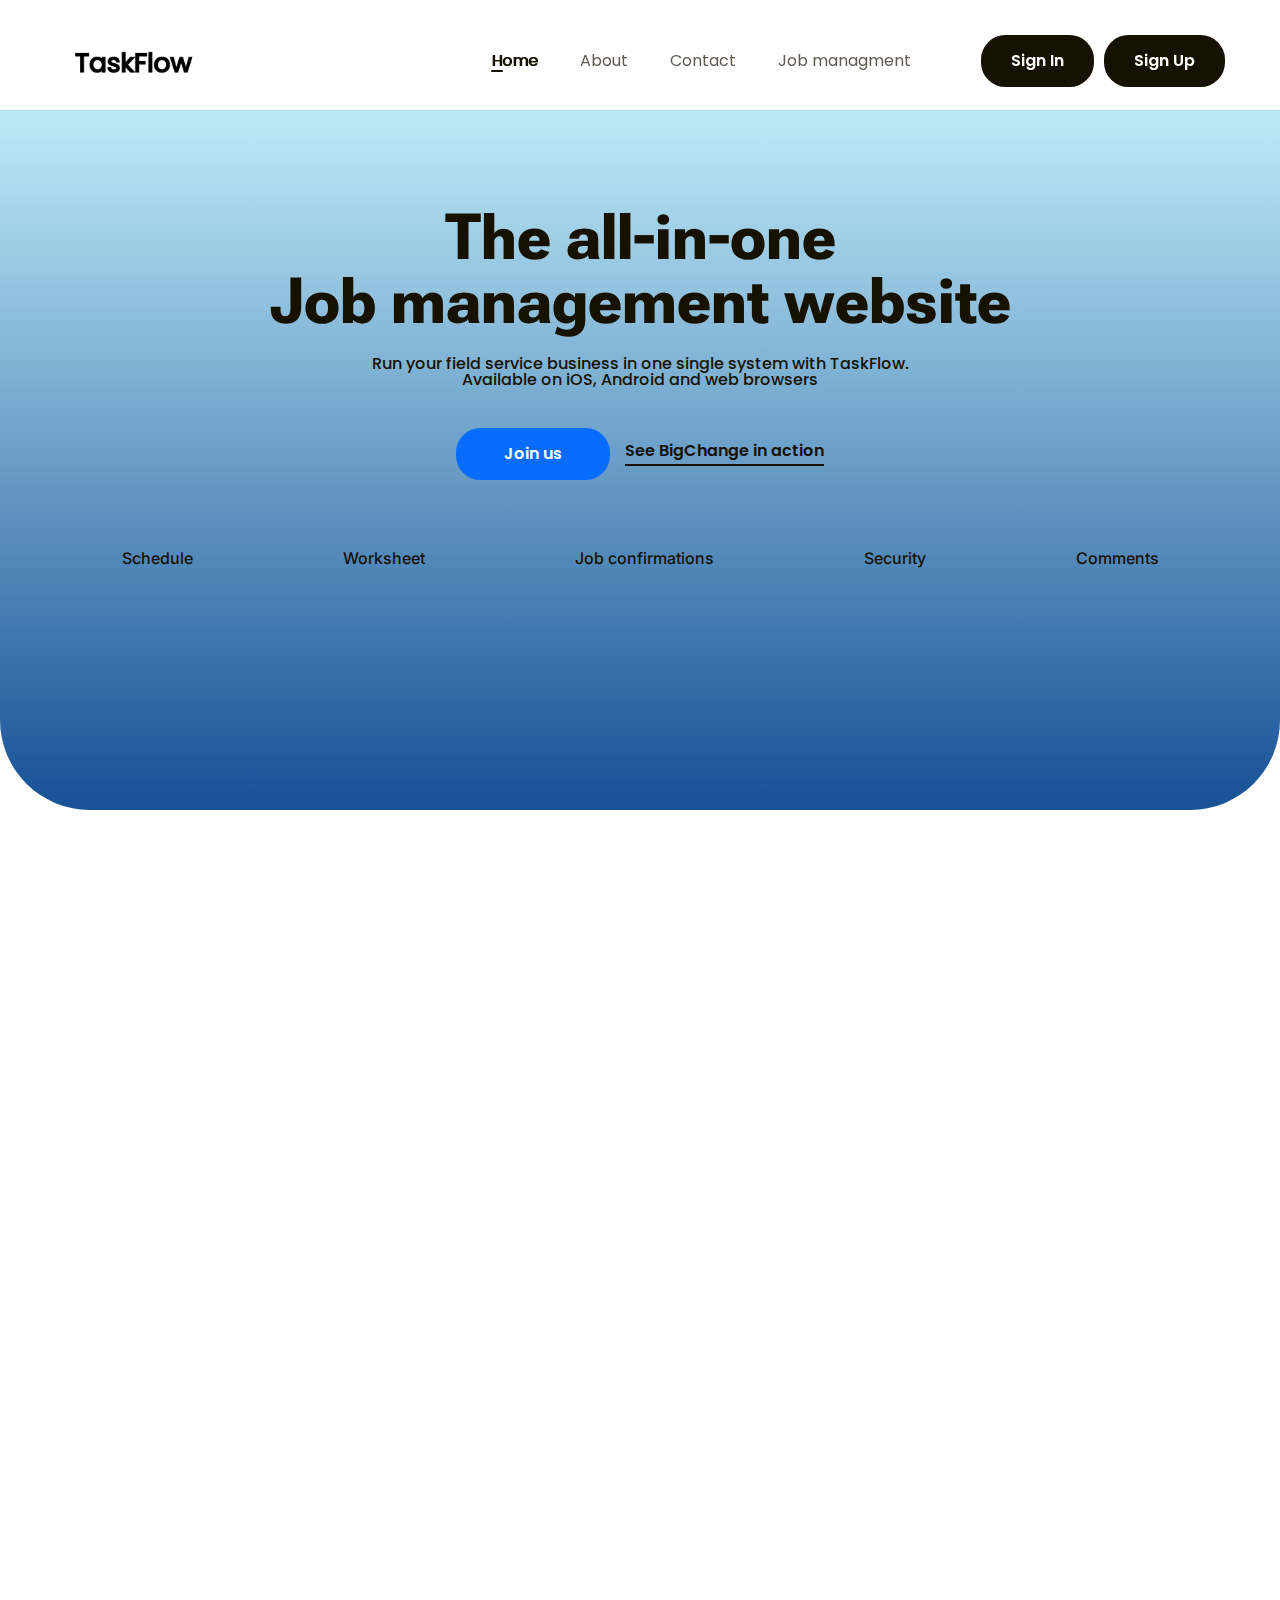
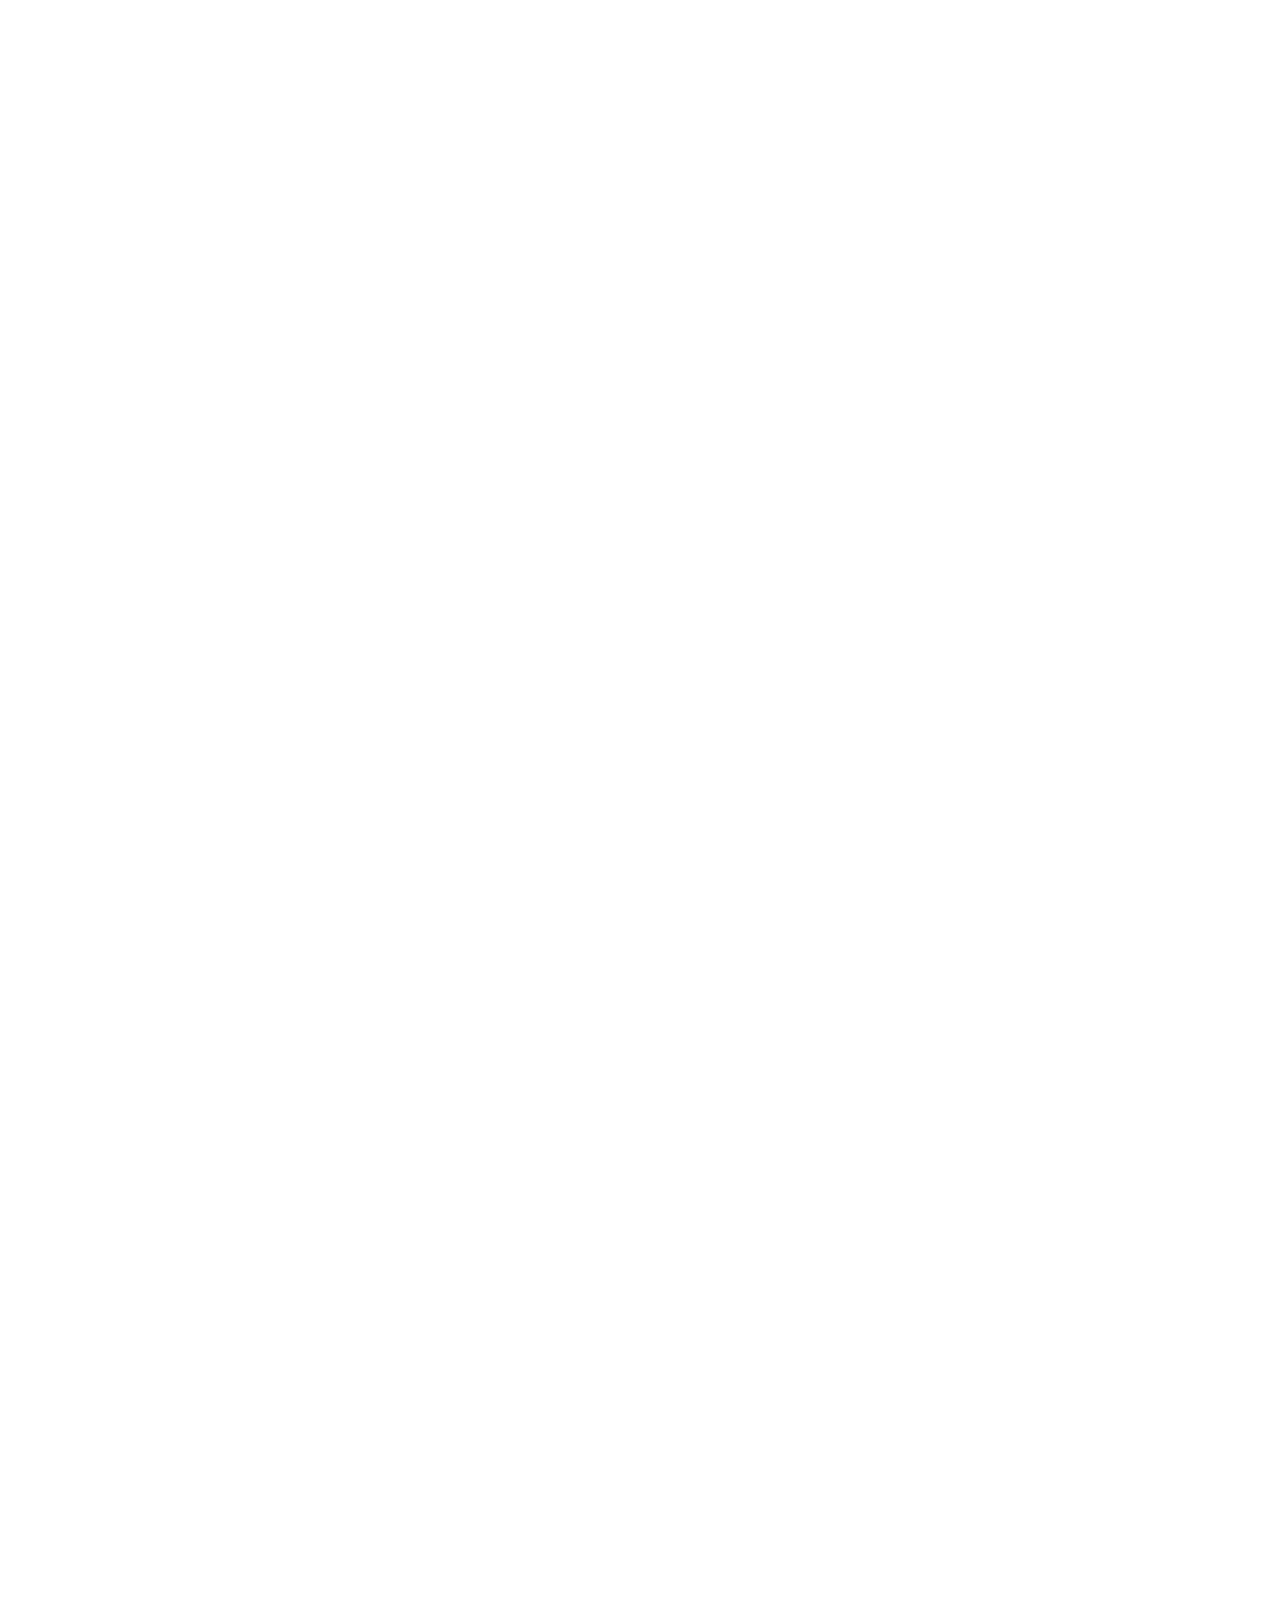
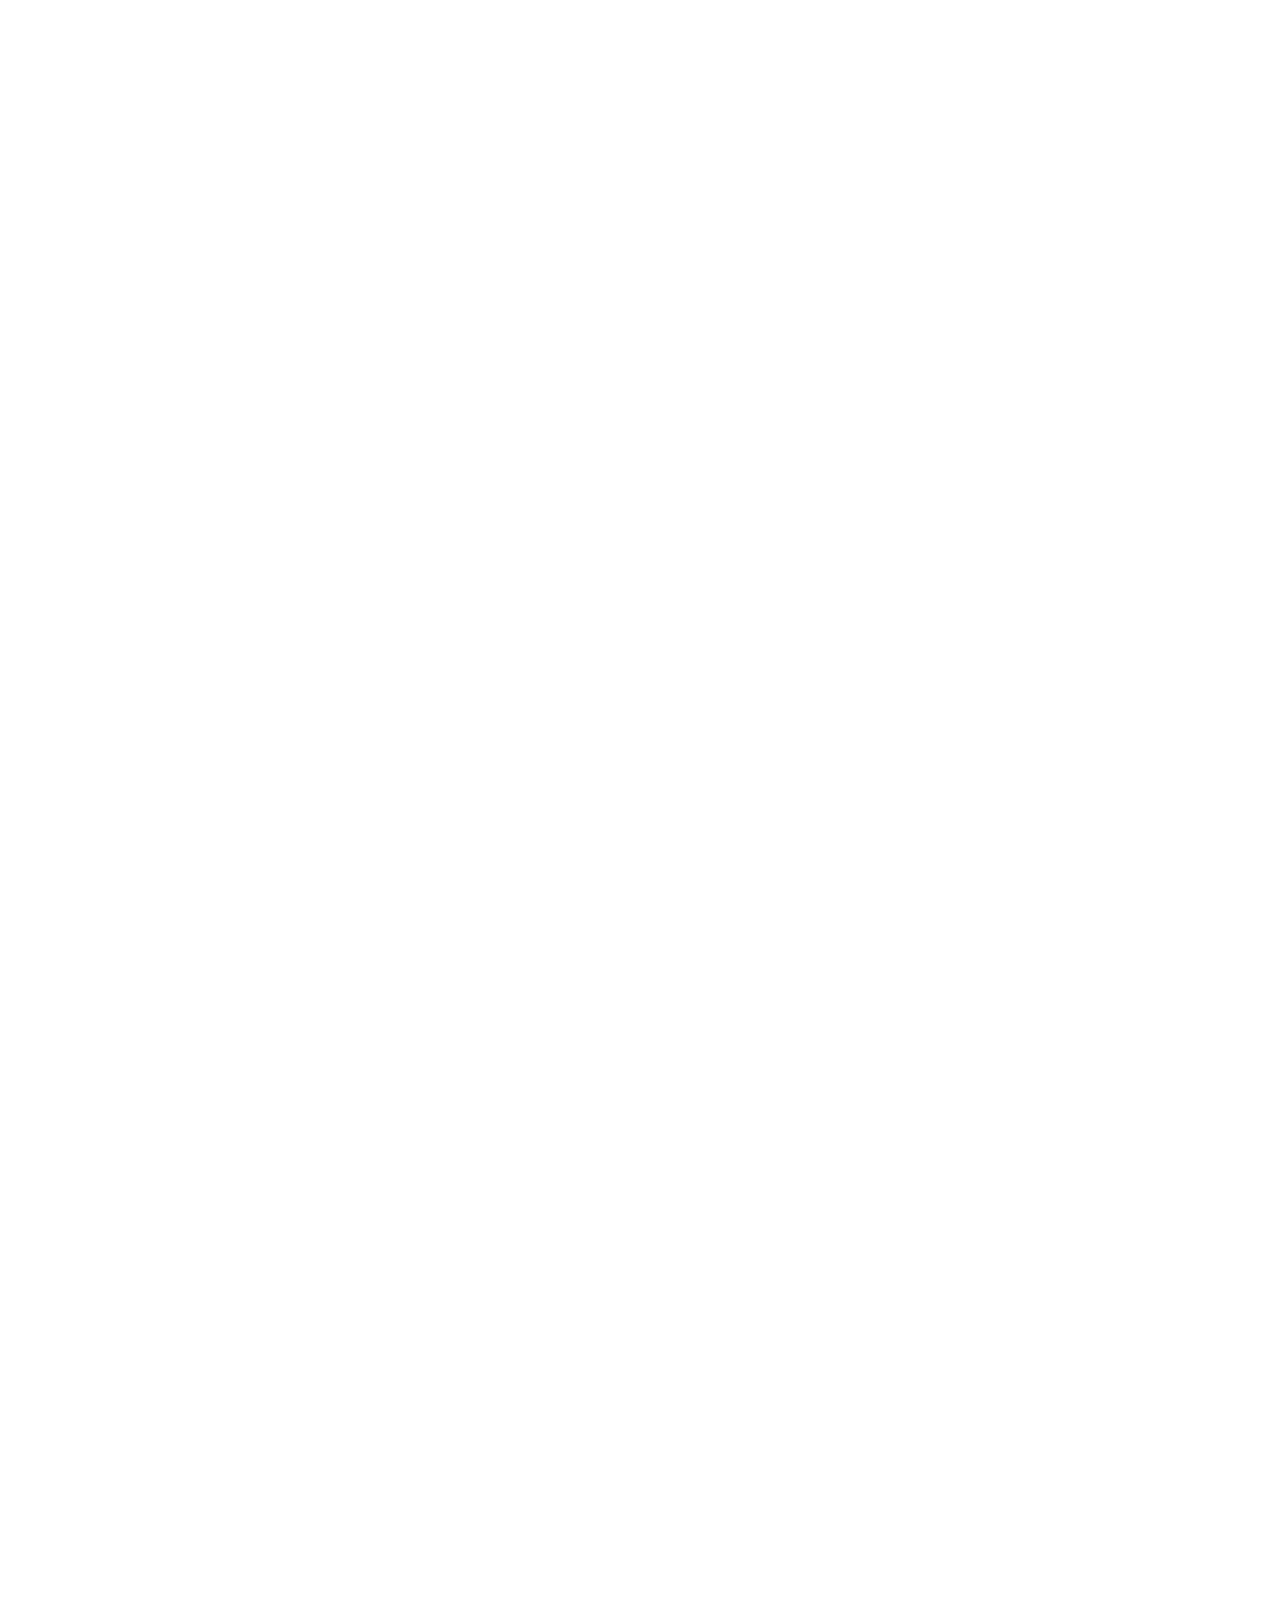
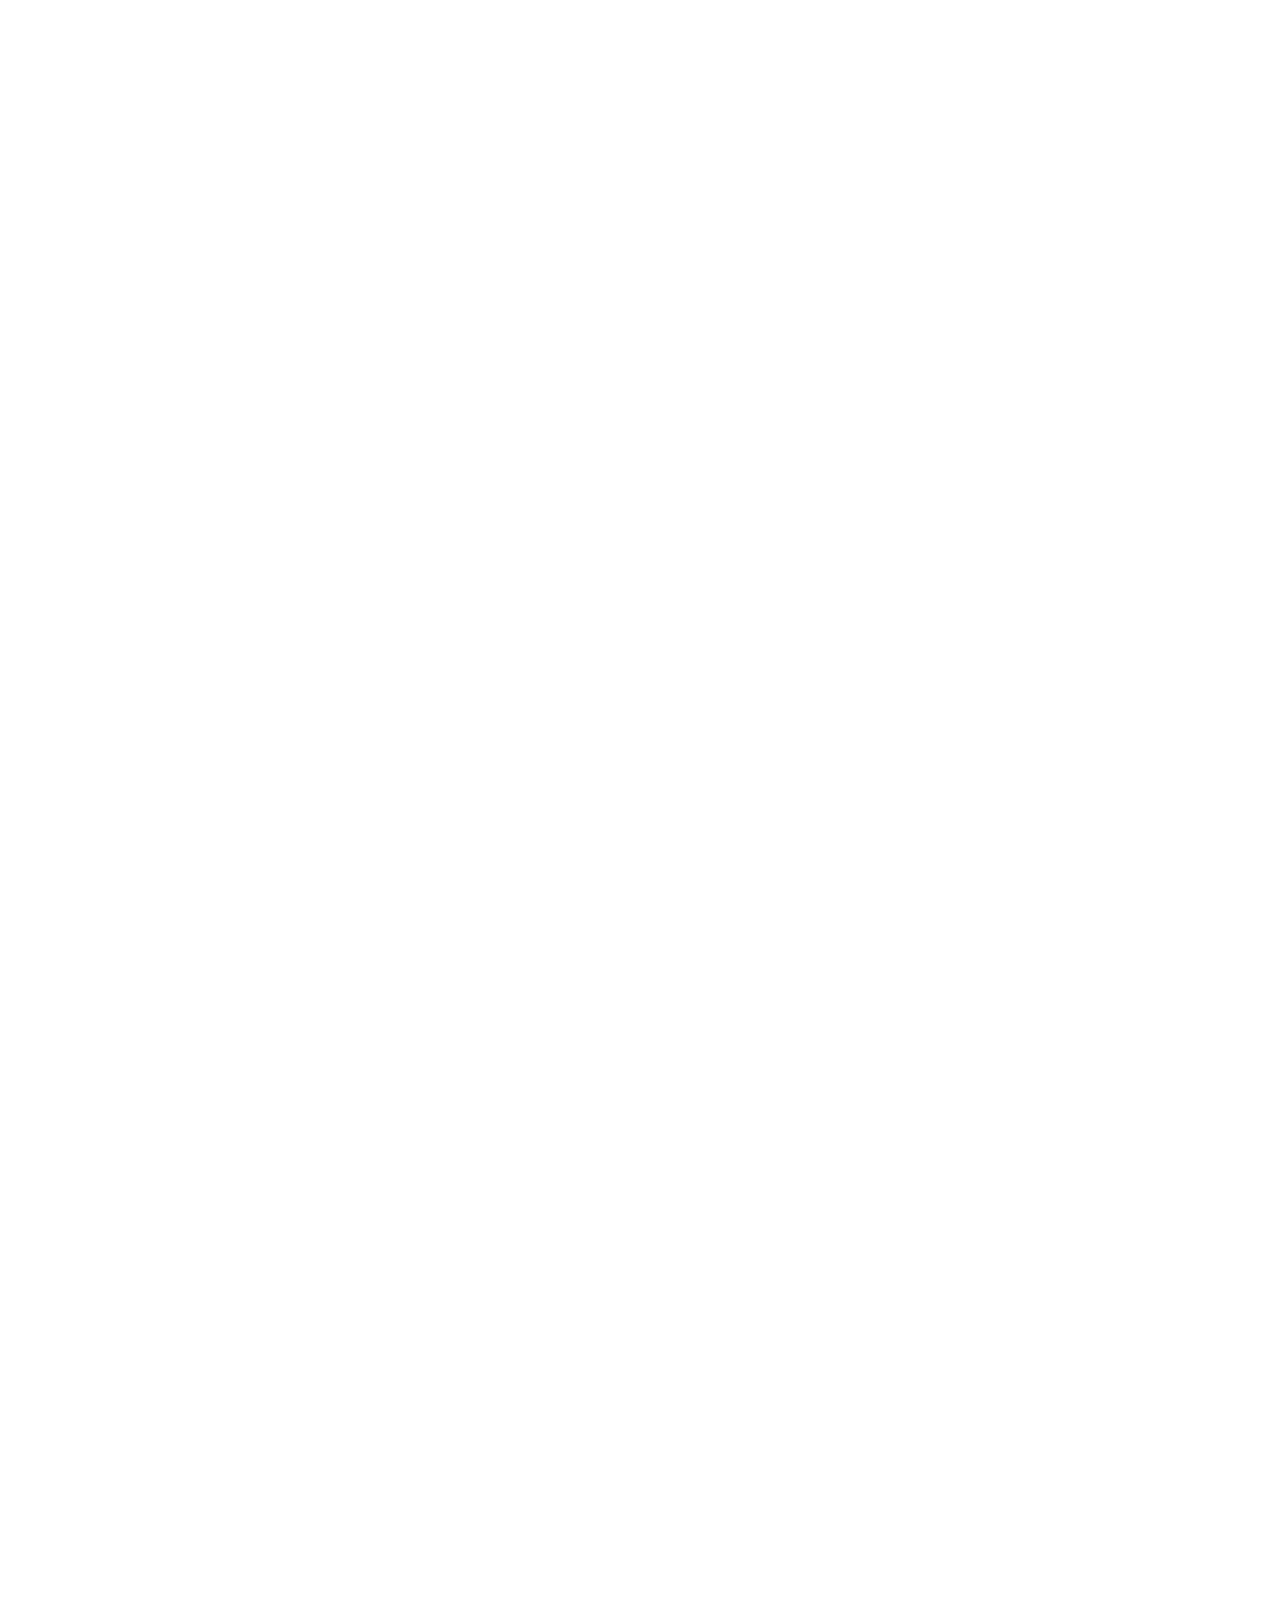
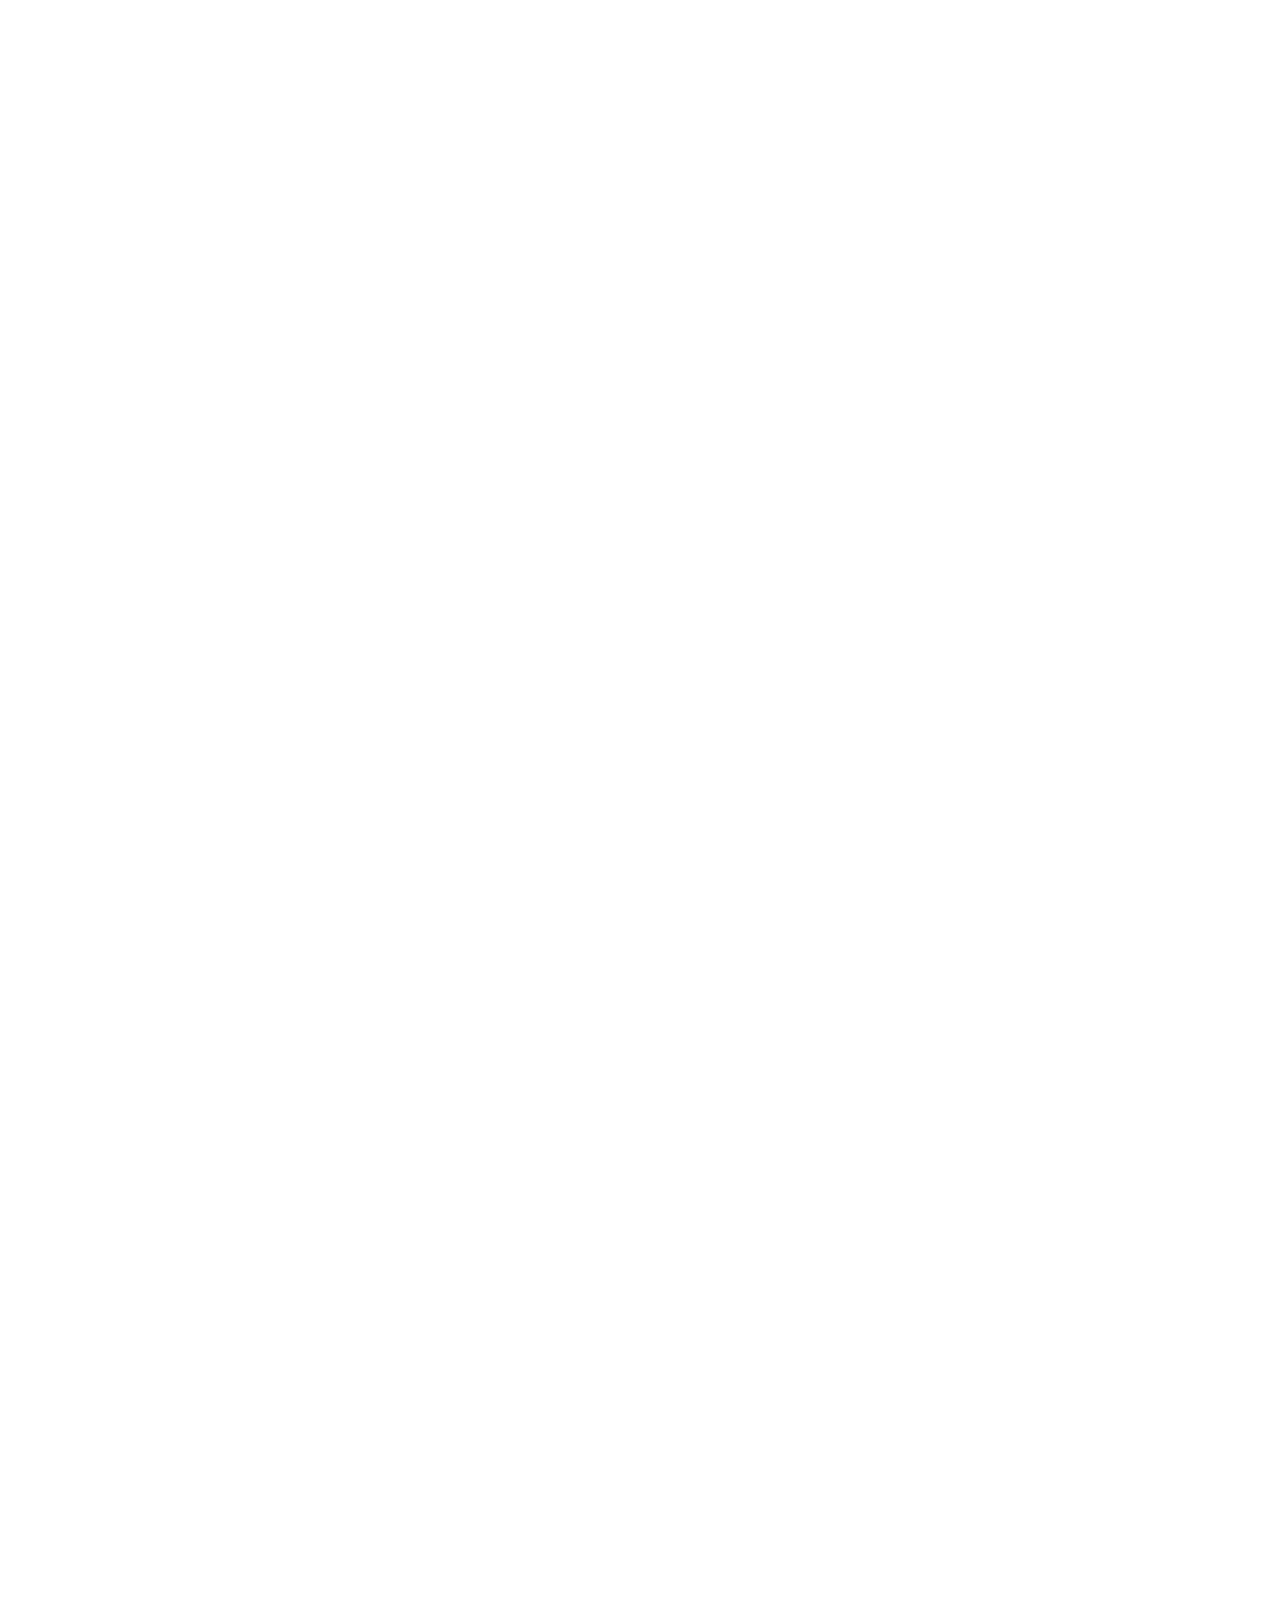
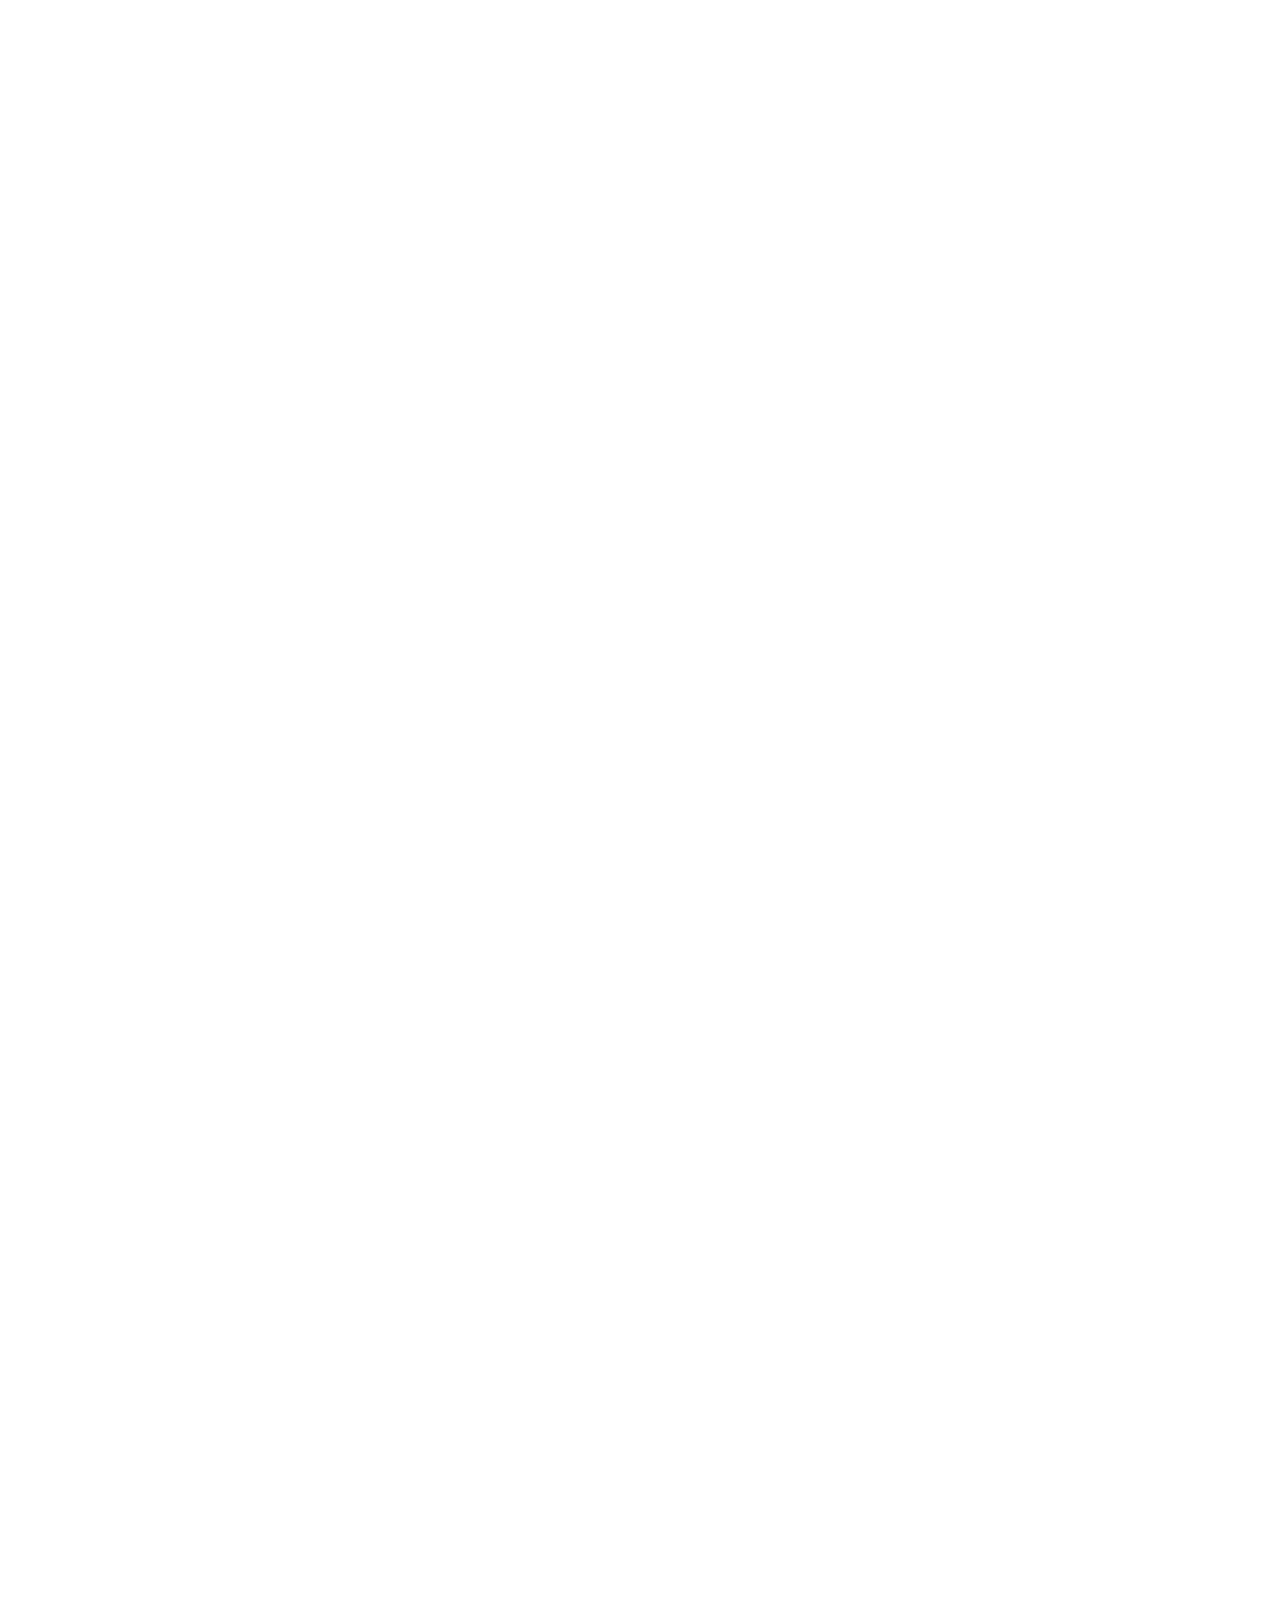
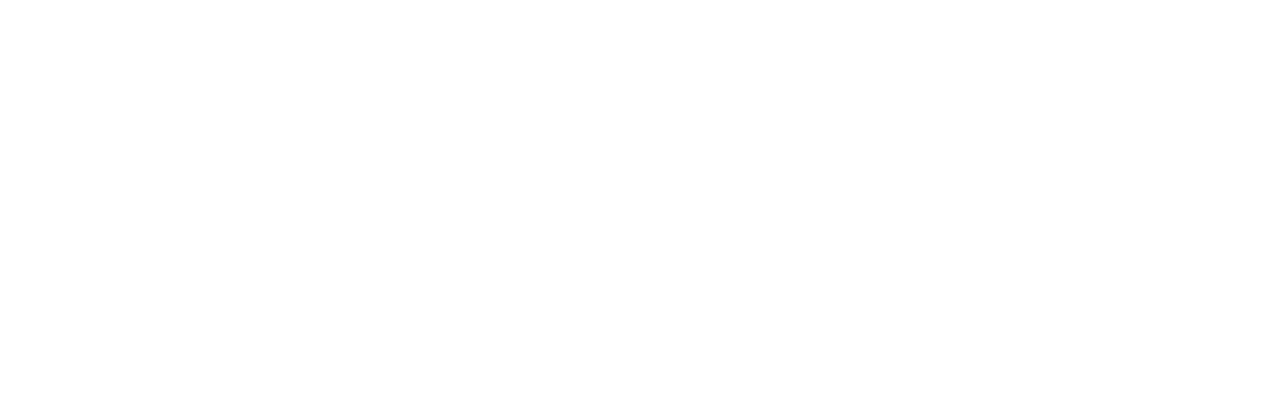
<file: index.html>
<html lang="en">
<head>
    <meta charset="UTF-8">
    <meta name="viewport" content="width=device-width, initial-scale=1.0">
    <!-- reset css -->
    <link rel="stylesheet" href="./src/main/WebApp/css/reset.css">
    <!-- styles -->
    <link rel="stylesheet" href="./src/main/WebApp/css/styles.css">
    <!-- font -->
    <link rel="preconnect" href="https://fonts.googleapis.com">
    <link rel="preconnect" href="https://fonts.gstatic.com" crossorigin>
    <link href="https://fonts.googleapis.com/css2?family=Poppins:ital,wght@0,100;0,200;0,300;0,400;0,500;0,600;0,700;0,800;0,900;1,100;1,200;1,300;1,400;1,500;1,600;1,700;1,800;1,900&family=Sen:wght@400..800&display=swap" rel="stylesheet">
    <link href="https://fonts.googleapis.com/css2?family=Roboto+Flex:opsz,wght@8..144,100..1000&display=swap" rel="stylesheet">
    <link href="https://fonts.googleapis.com/css2?family=Inter:ital,opsz,wght@0,14..32,100..900;1,14..32,100..900&display=swap" rel="stylesheet">
    <!-- icon -->
    <link rel="stylesheet" href="https://cdnjs.cloudflare.com/ajax/libs/font-awesome/6.6.0/css/all.min.css" integrity="sha512-Kc323vGBEqzTmouAECnVceyQqyqdsSiqLQISBL29aUW4U/M7pSPA/gEUZQqv1cwx4OnYxTxve5UMg5GT6L4JJg==" crossorigin="anonymous" referrerpolicy="no-referrer" />
    <title>Trang chủ</title>
    <link rel="favicon" href="">
</head>
<body style="height: 10000px;">
    <!-- <div class="mess icon-bottom">
        <a href="https://www.facebook.com/camondaghe/" target="_blank">
            <i class="fa-brands fa-facebook-messenger"></i>
        </a>
        <a href="">
            <i class="fa-solid fa-phone"></i>
        </a>
    </div> -->
    <!-- header -->
    <header class="header fixed">
        <div class="main-content">
            <div class="body">
                <!-- logo -->
                <a href="" target="_self"><img src="./src/main/WebApp/IMG/logo2.png" alt="logo" class="logo"></a>
                <!-- nav -->
                <nav class="nav">
                    <ul>
                        <li class="active"><a href="#">Home</a></li>
                        <li><a href="#">About</a></li>
                        <li><a href="#">Contact</a></li>
                        <li><a href="#">Job managment</a></li>
                    </ul>
                </nav>
                <!-- btn -->
                 <div class="action">
                    <ul>
                        <li><a href="./src/main/WebApp/pages/sign-in.html" target="_parent" class="btn btn-sign-in">Sign In</a></li>
                        <li><a href="./src/main/WebApp/pages/sign-up.html" target="_parent" class="btn btn-sign-up">Sign Up</a></li>
                    </ul>
                </div>
            </div>
        </div>
    </header>

    <!-- main -->
    <div class="hero">
        <div class="main-content">
            <div class="body">
                <div class="hero-element">
                    <div class="header">
                        <div class="hero-title text-color-black">
                            <h1>
                                The all-in-one
                                <br>
                                Job management website
                            </h1>
                        </div>
                    </div>
                    <div class="space"></div>
                    <div class="hero-txt">
                        <p class="text-color-black">
                            Run your field service business in one single system with TaskFlow.
                            <br>
                            Available on iOS, Android and web browsers
                        </p>
                    </div>
                    <div class="hero-btn">
                        <a href="./src/main/WebApp/pages/sign-in.html" target="_parent" class="join-us-btn btn">
                            Join us
                        </a>
                        <a href="">See BigChange in action</a>
                    </div>
                    <div class="hero-icon">
                        <div class="icon-text">
                            <div class = "icon-bgr"><i class="fa-solid fa-calendar"></i></div>
                            <p>Schedule</p>
                        </div>
                        <div class="icon-text">
                            <div class = "icon-bgr"><i class="fa-solid fa-file"></i></div>
                            <p>Worksheet</p>
                        </div>
                        <div class="icon-text">
                           <div class = "icon-bgr"> <i class="fa-solid fa-clipboard-check"></i></div>
                            <p>Job confirmations</p>
                        </div>
                        <div class="icon-text">
                            <div class = "icon-bgr"><i class="fa-solid fa-shield"></i></div>
                            <p>Security</p>
                        </div>
                        <div class="icon-text">
                            <div class = "icon-bgr"><i class="fa-solid fa-comments"></i></div>
                            <p>Comments</p>
                        </div>
                    </div>
                    <div class="img">

                    </div>
                </div>
            </div>
        </div>
    </div>
</body>
</html>
</file>
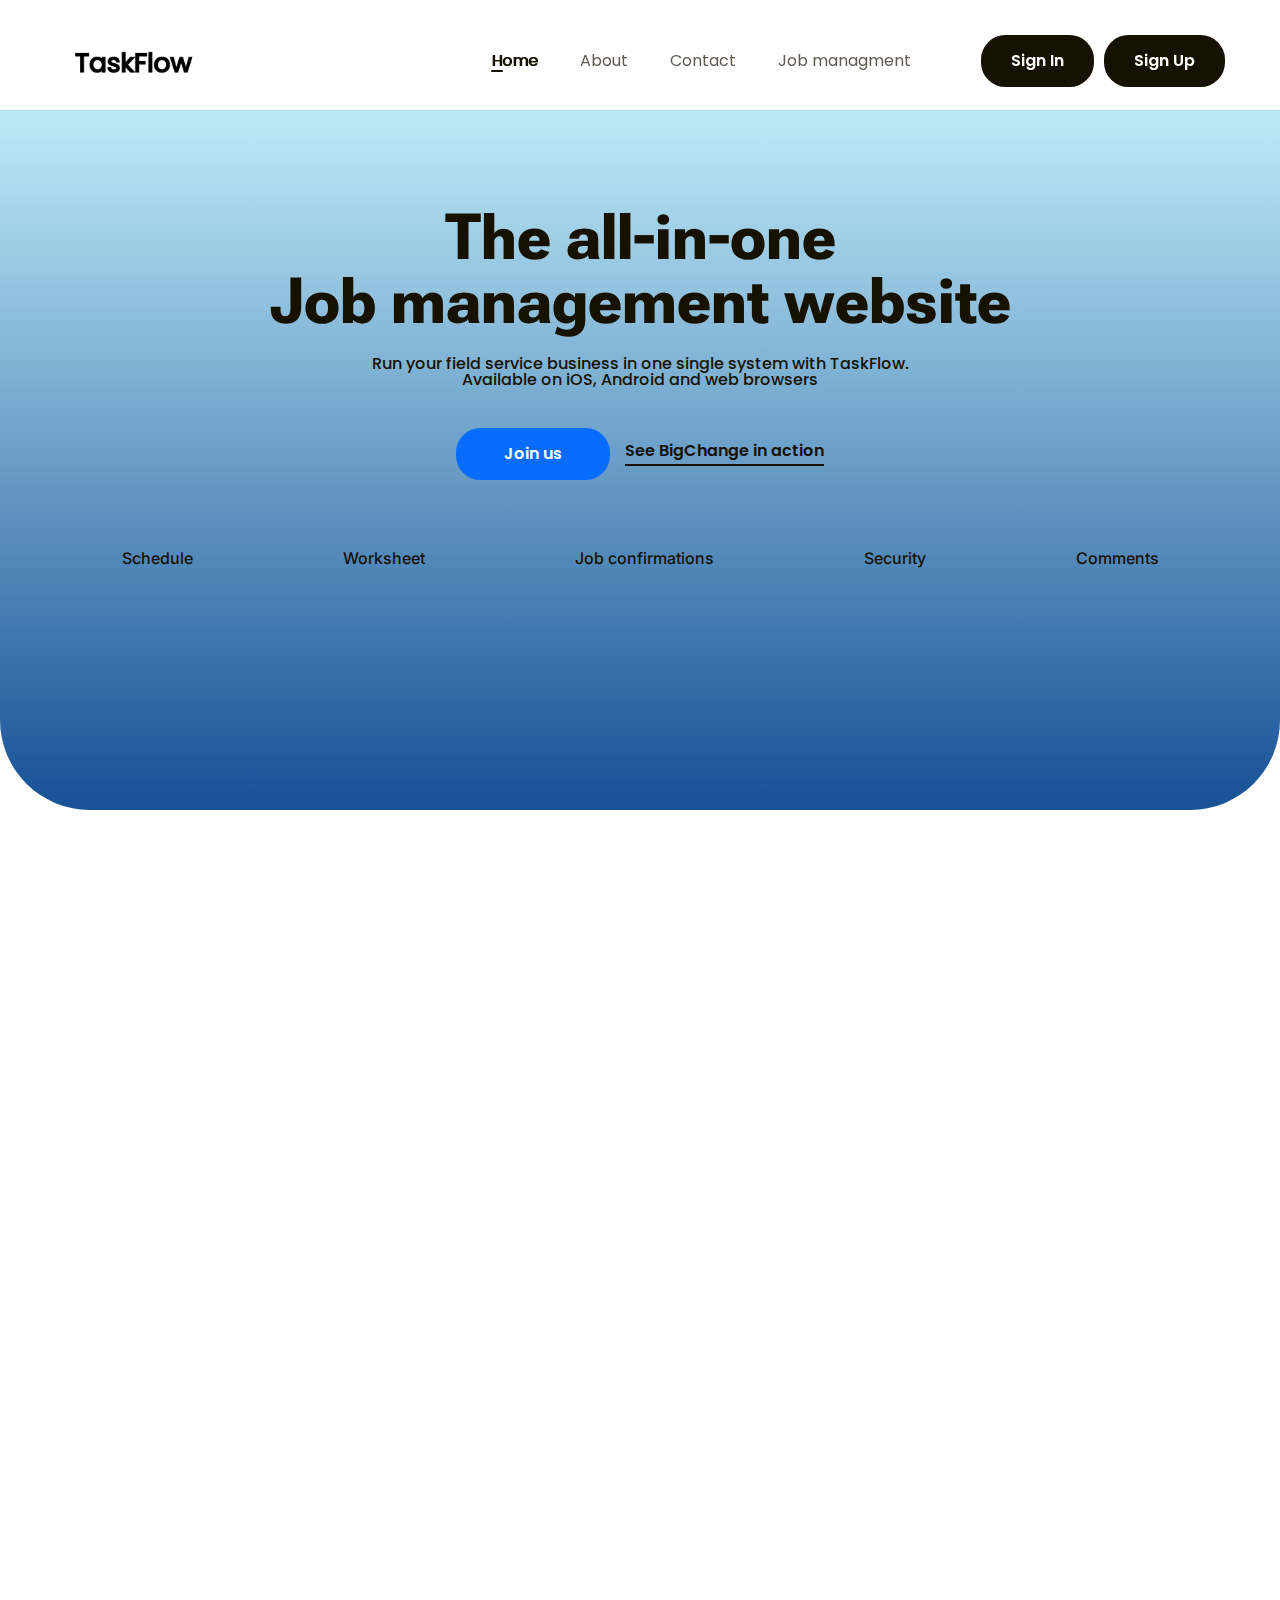
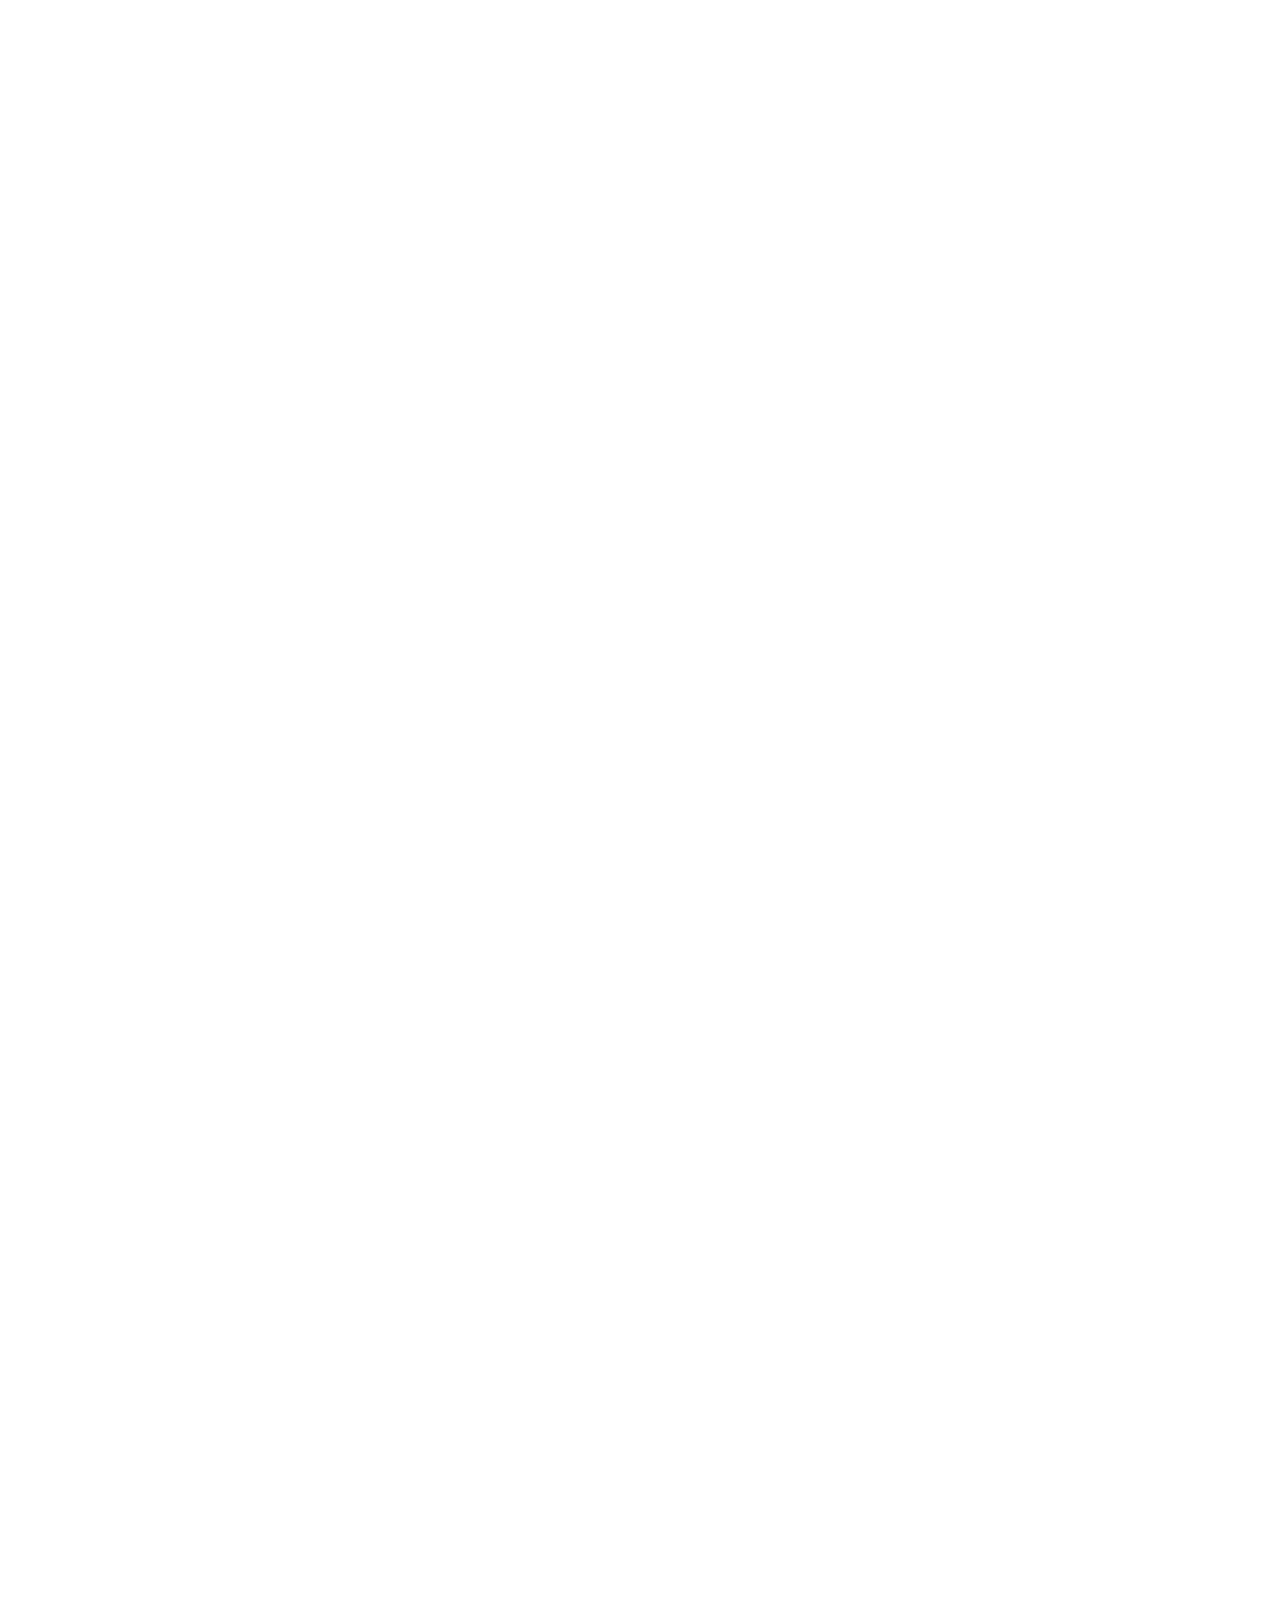
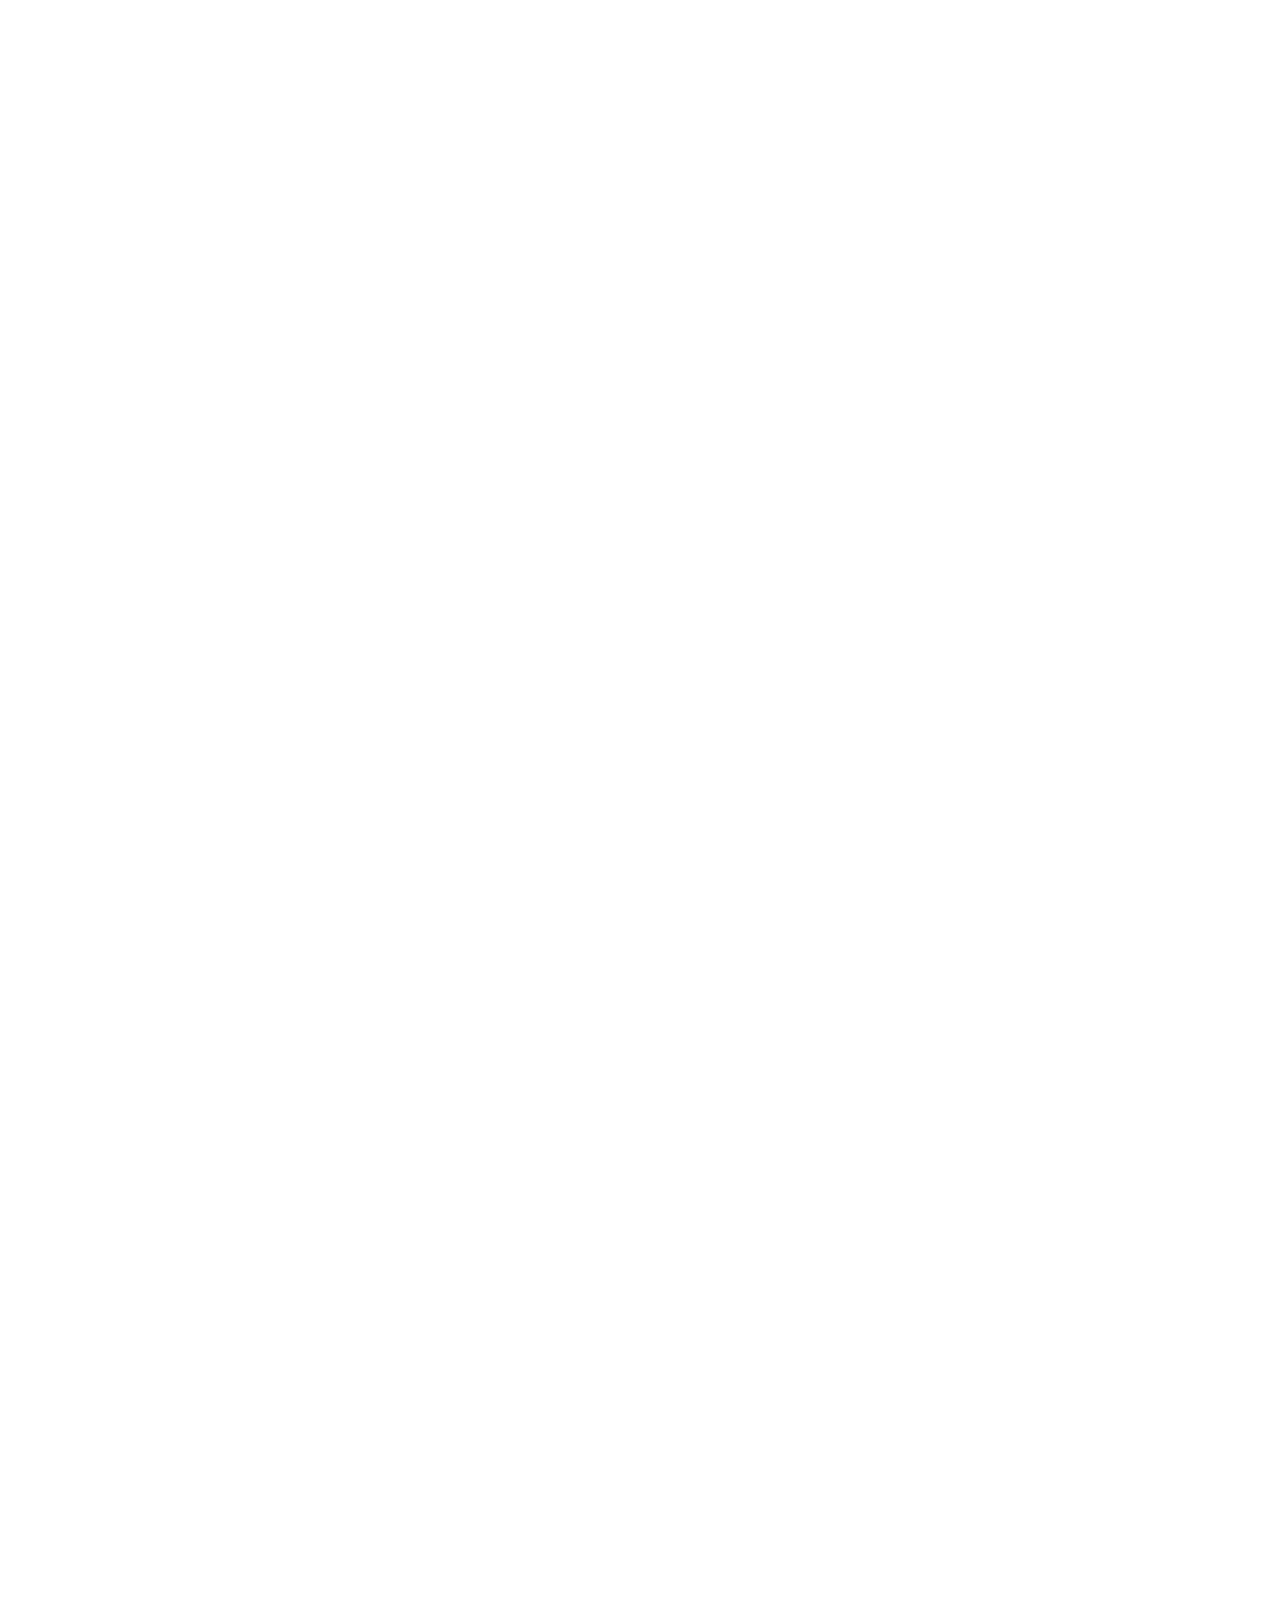
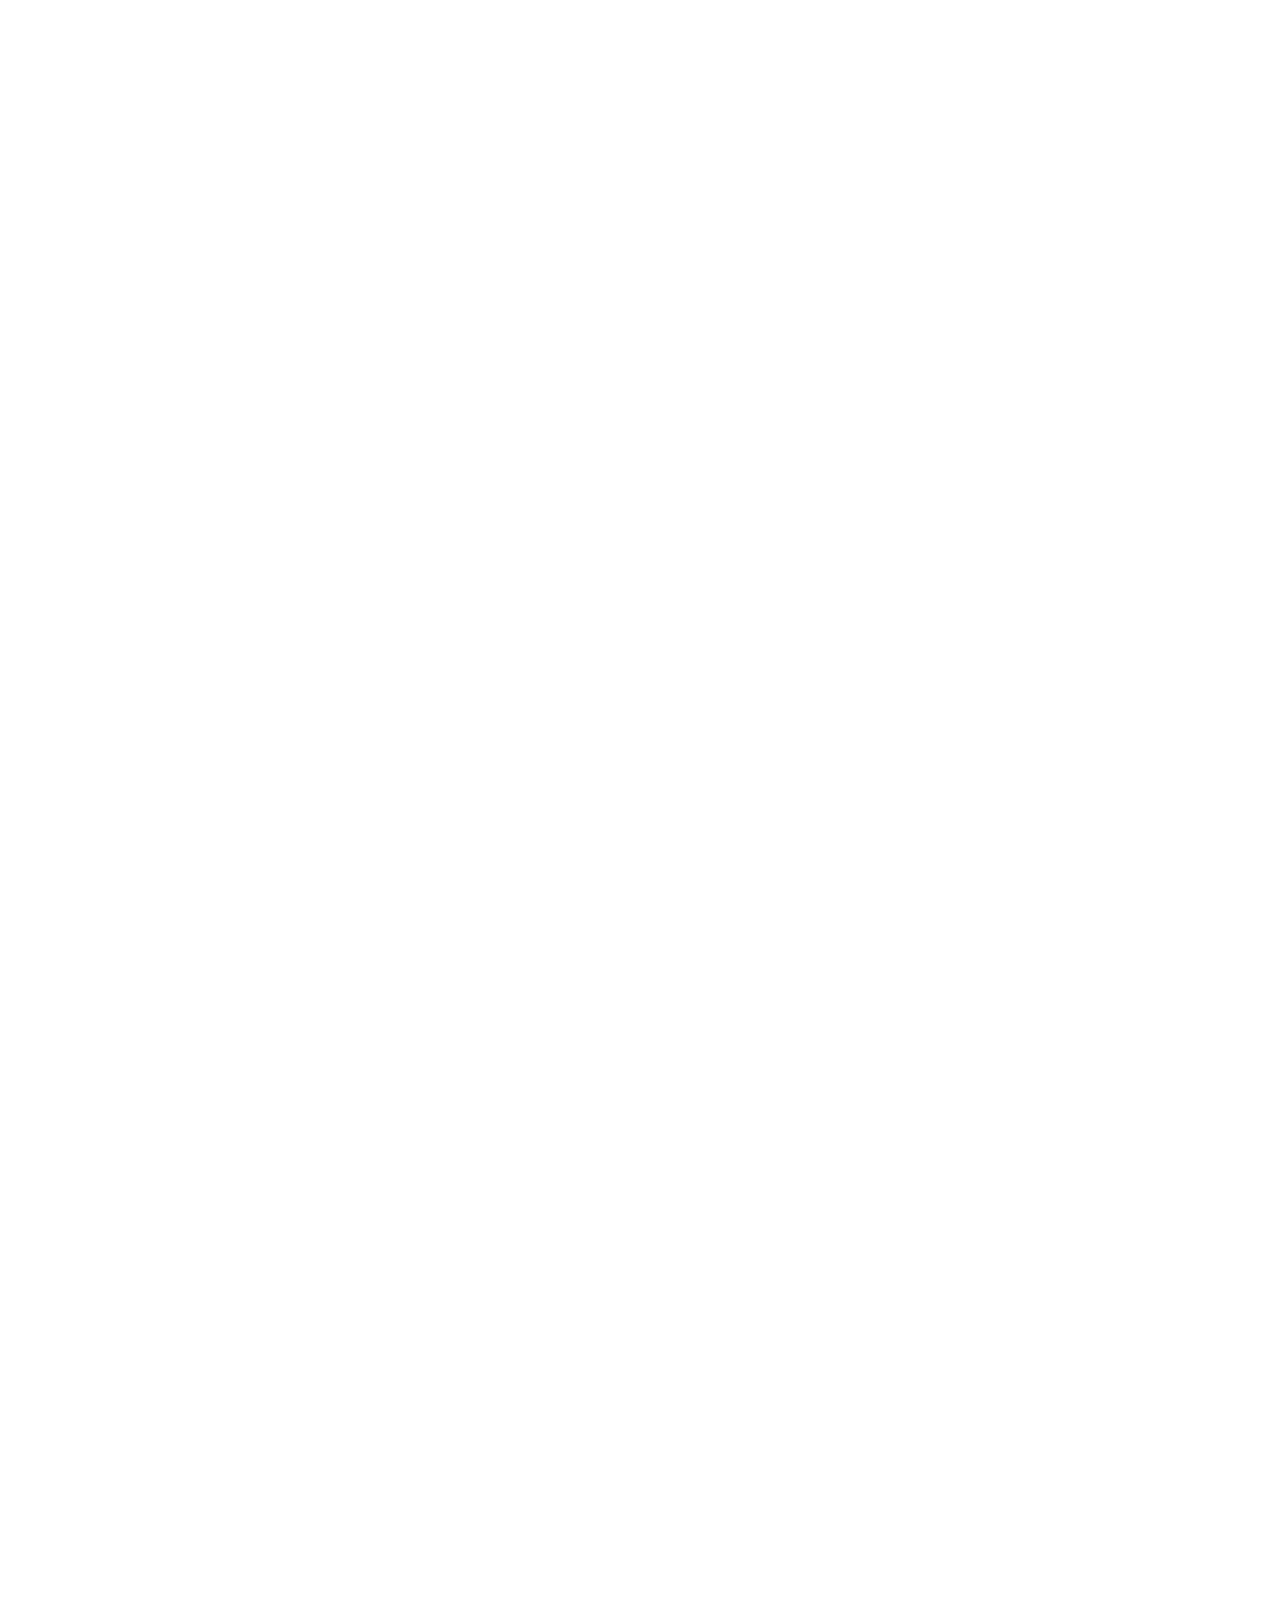
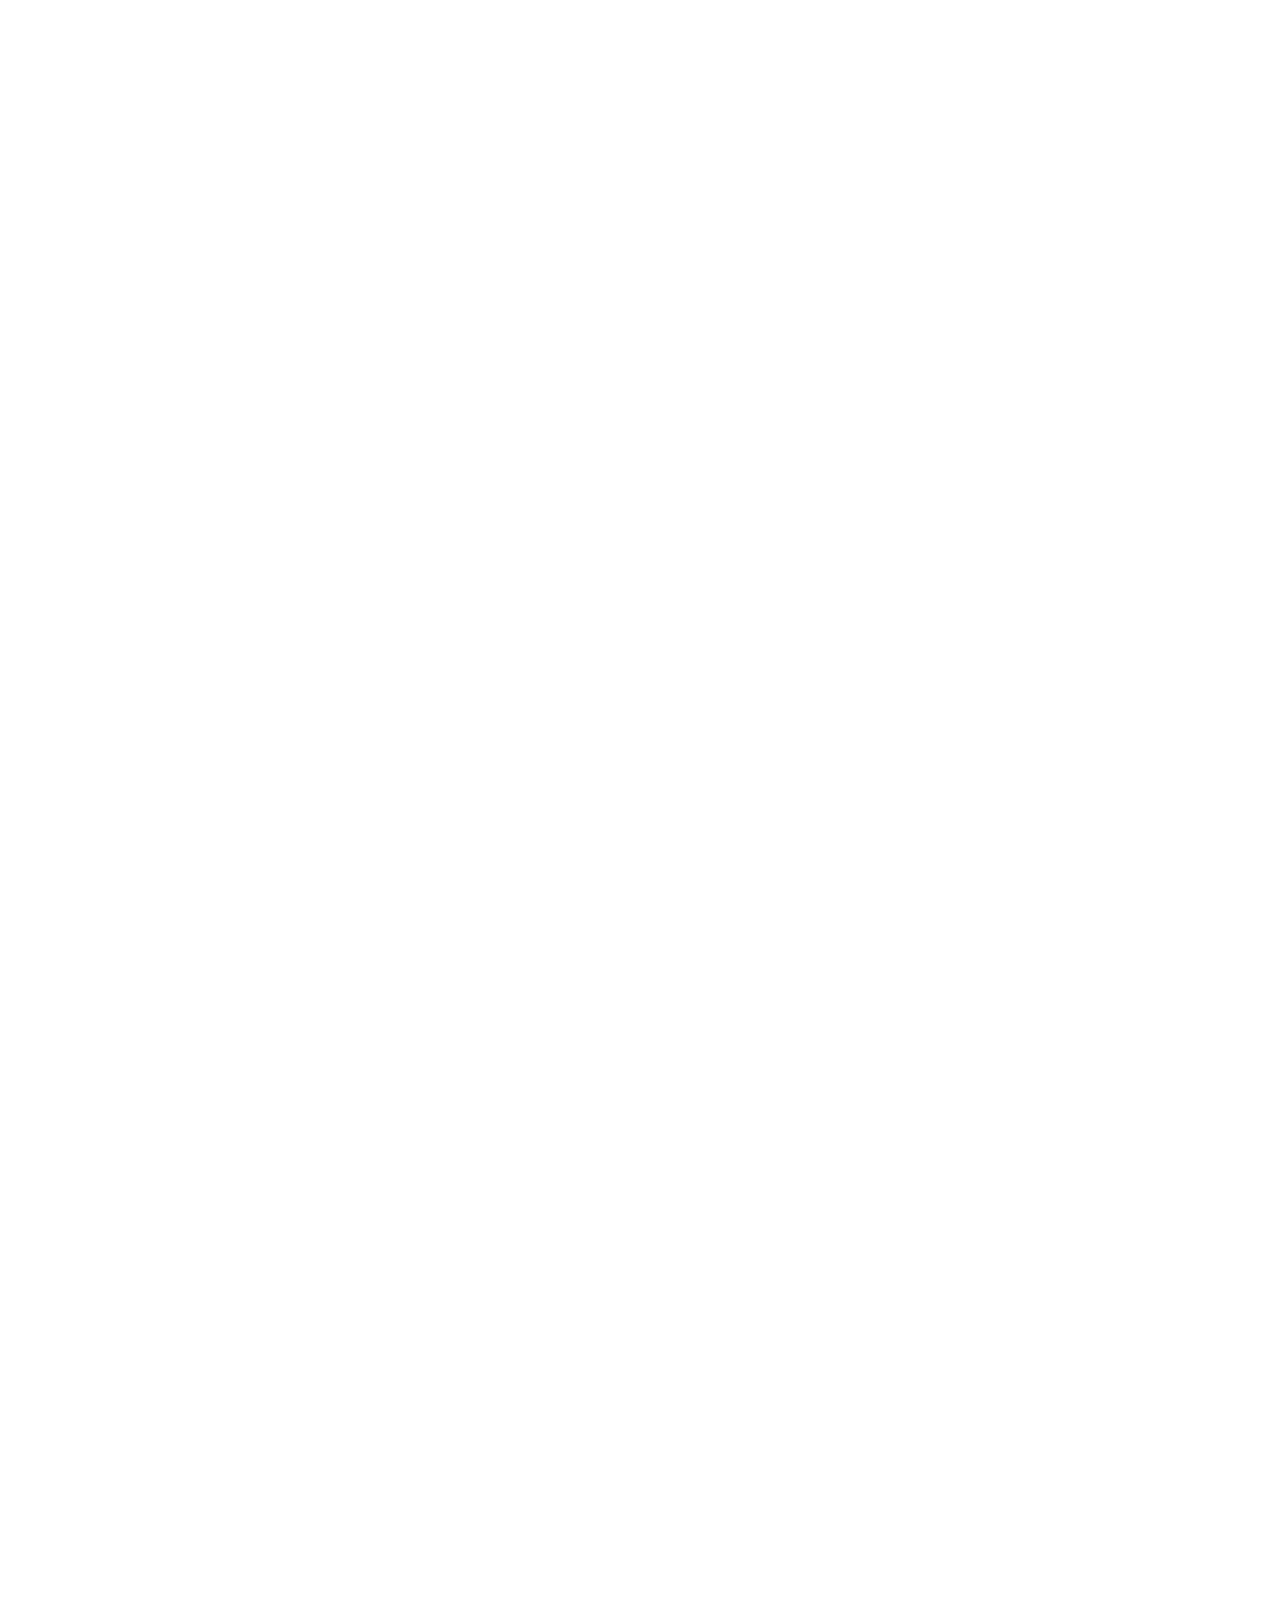
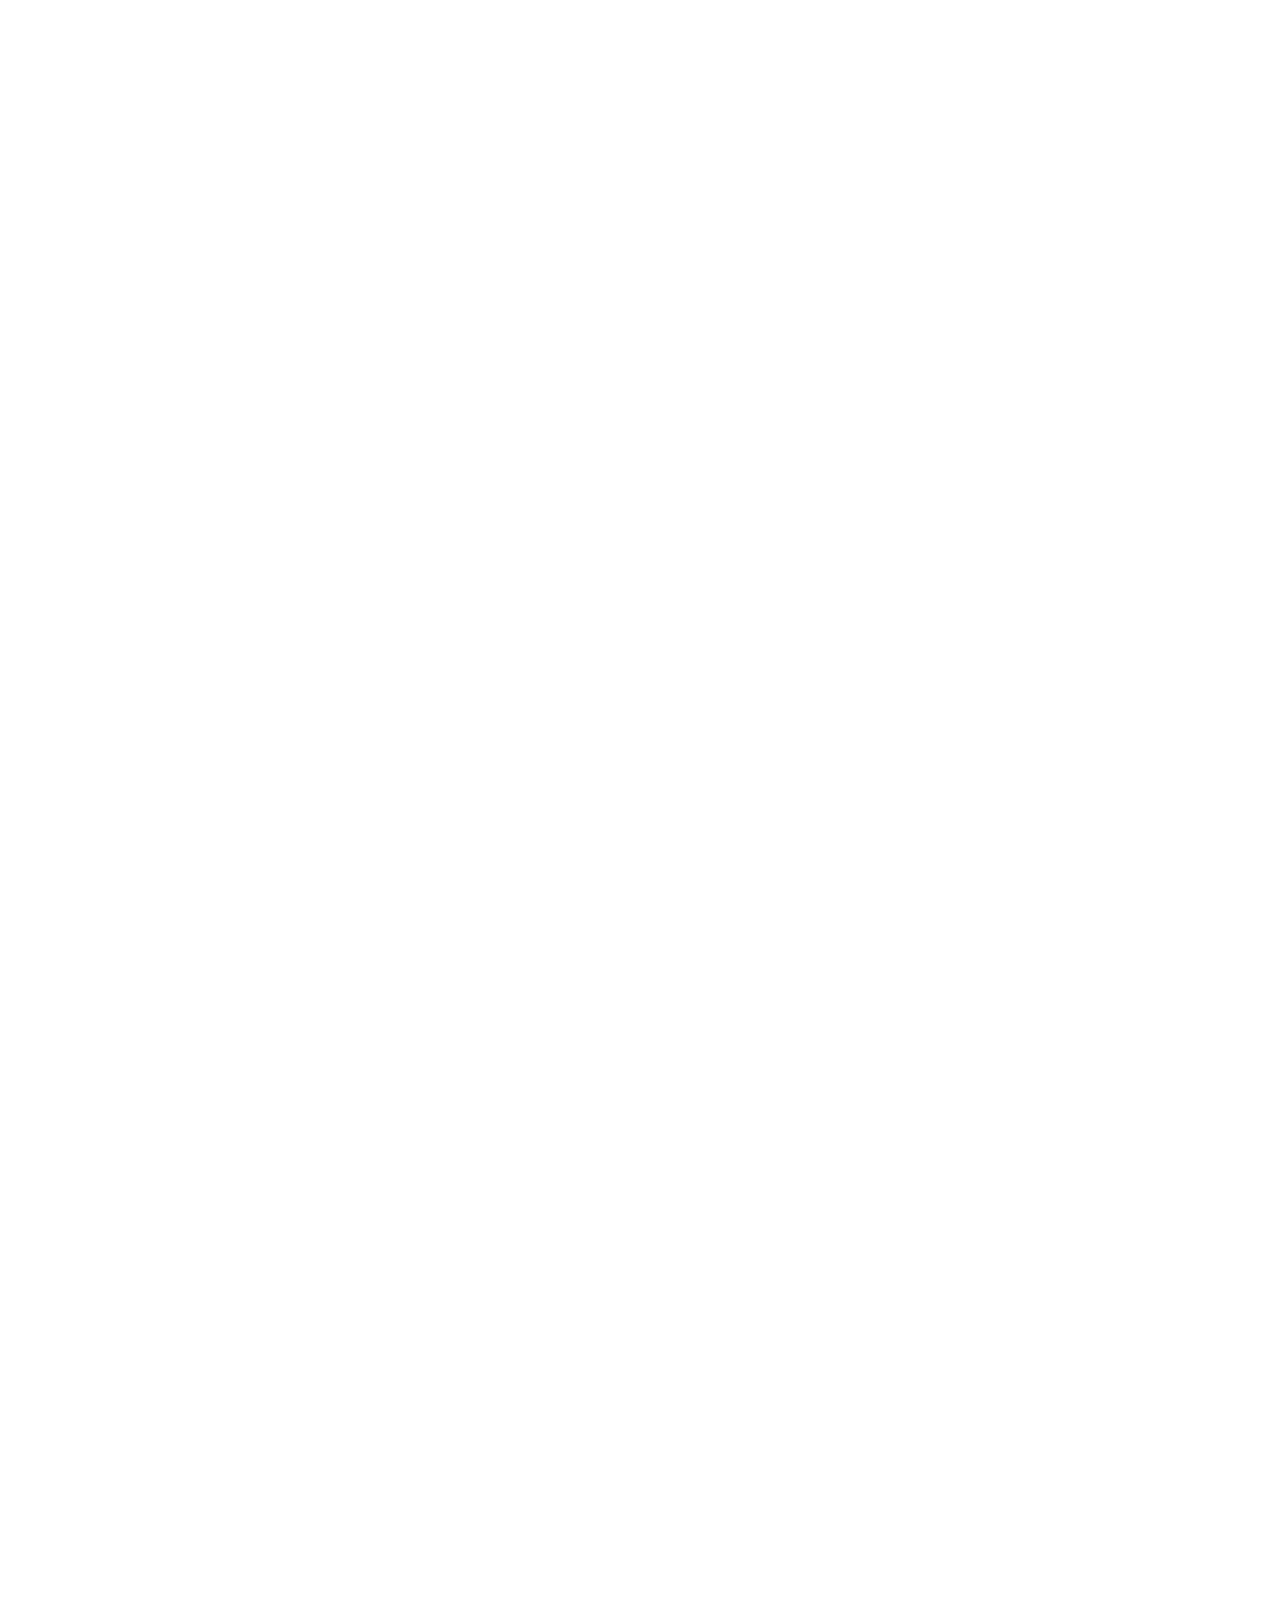
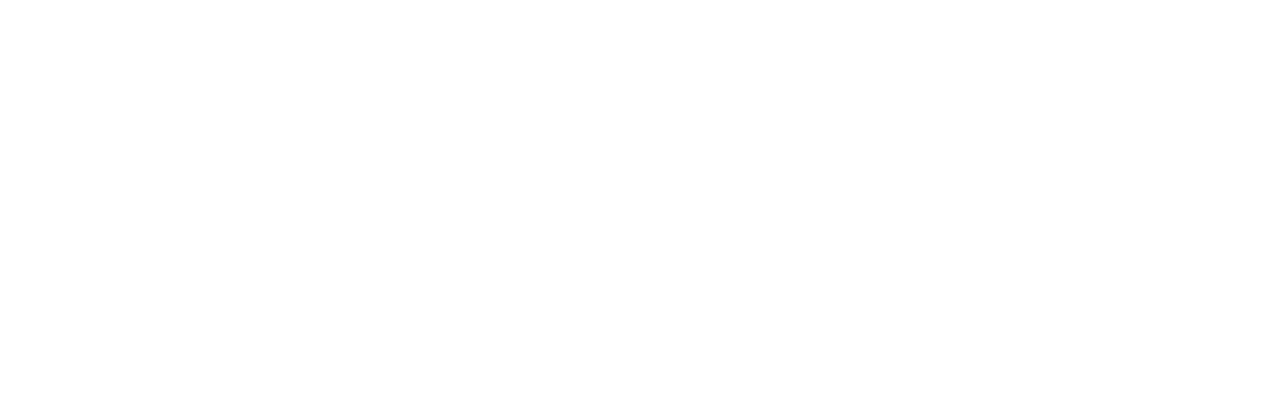
<file: docs/index.html>
<html lang="en">
<head>
    <meta charset="UTF-8">
    <meta name="viewport" content="width=device-width, initial-scale=1.0">
    <!-- reset css -->
    <link rel="stylesheet" href="./css/reset.css">
    <!-- styles -->
    <link rel="stylesheet" href="./css/styles.css">
    <!-- font -->
    <link rel="preconnect" href="https://fonts.googleapis.com">
    <link rel="preconnect" href="https://fonts.gstatic.com" crossorigin>
    <link href="https://fonts.googleapis.com/css2?family=Poppins:ital,wght@0,100;0,200;0,300;0,400;0,500;0,600;0,700;0,800;0,900;1,100;1,200;1,300;1,400;1,500;1,600;1,700;1,800;1,900&family=Sen:wght@400..800&display=swap" rel="stylesheet">
    <link href="https://fonts.googleapis.com/css2?family=Roboto+Flex:opsz,wght@8..144,100..1000&display=swap" rel="stylesheet">
    <link href="https://fonts.googleapis.com/css2?family=Inter:ital,opsz,wght@0,14..32,100..900;1,14..32,100..900&display=swap" rel="stylesheet">
    <!-- icon -->
    <link rel="stylesheet" href="https://cdnjs.cloudflare.com/ajax/libs/font-awesome/6.6.0/css/all.min.css" integrity="sha512-Kc323vGBEqzTmouAECnVceyQqyqdsSiqLQISBL29aUW4U/M7pSPA/gEUZQqv1cwx4OnYxTxve5UMg5GT6L4JJg==" crossorigin="anonymous" referrerpolicy="no-referrer" />
    <title>Trang chủ</title>
    <link rel="favicon" href="">
</head>
<body style="height: 10000px;">
    <!-- <div class="mess icon-bottom">
        <a href="https://www.facebook.com/camondaghe/" target="_blank">
            <i class="fa-brands fa-facebook-messenger"></i>
        </a>
        <a href="">
            <i class="fa-solid fa-phone"></i>
        </a>
    </div> -->
    <!-- header -->
    <header class="header fixed">
        <div class="main-content">
            <div class="body">
                <!-- logo -->
                <a href="" target="_self"><img src="./IMG/logo2.png" alt="logo" class="logo"></a>
                <!-- nav -->
                <nav class="nav">
                    <ul>
                        <li class="active"><a href="#">Home</a></li>
                        <li><a href="#">About</a></li>
                        <li><a href="#">Contact</a></li>
                        <li><a href="#">Job managment</a></li>
                    </ul>
                </nav>
                <!-- btn -->
                 <div class="action">
                    <ul>
                        <li><a href="./pages/sign-in.html" target="_parent" class="btn btn-sign-in">Sign In</a></li>
                        <li><a href="./pages/sign-up.html" target="_parent" class="btn btn-sign-up">Sign Up</a></li>
                    </ul>
                </div>
            </div>
        </div>
    </header>

    <!-- main -->
    <div class="hero">
        <div class="main-content">
            <div class="body">
                <div class="hero-element">
                    <div class="header">
                        <div class="hero-title text-color-black">
                            <h1>
                                The all-in-one
                                <br>
                                Job management website
                            </h1>
                        </div>
                    </div>
                    <div class="space"></div>
                    <div class="hero-txt">
                        <p class="text-color-black">
                            Run your field service business in one single system with TaskFlow.
                            <br>
                            Available on iOS, Android and web browsers
                        </p>
                    </div>
                    <div class="hero-btn">
                        <a href="./pages/sign-in.html" target="_parent" class="join-us-btn btn">
                            Join us
                        </a>
                        <a href="">See BigChange in action</a>
                    </div>
                    <div class="hero-icon">
                        <div class="icon-text">
                            <div class = "icon-bgr"><i class="fa-solid fa-calendar"></i></div>
                            <p>Schedule</p>
                        </div>
                        <div class="icon-text">
                            <div class = "icon-bgr"><i class="fa-solid fa-file"></i></div>
                            <p>Worksheet</p>
                        </div>
                        <div class="icon-text">
                           <div class = "icon-bgr"> <i class="fa-solid fa-clipboard-check"></i></div>
                            <p>Job confirmations</p>
                        </div>
                        <div class="icon-text">
                            <div class = "icon-bgr"><i class="fa-solid fa-shield"></i></div>
                            <p>Security</p>
                        </div>
                        <div class="icon-text">
                            <div class = "icon-bgr"><i class="fa-solid fa-comments"></i></div>
                            <p>Comments</p>
                        </div>
                    </div>
                    <div class="img">

                    </div>
                </div>
            </div>
        </div>
    </div>
</body>
</html>
</file>
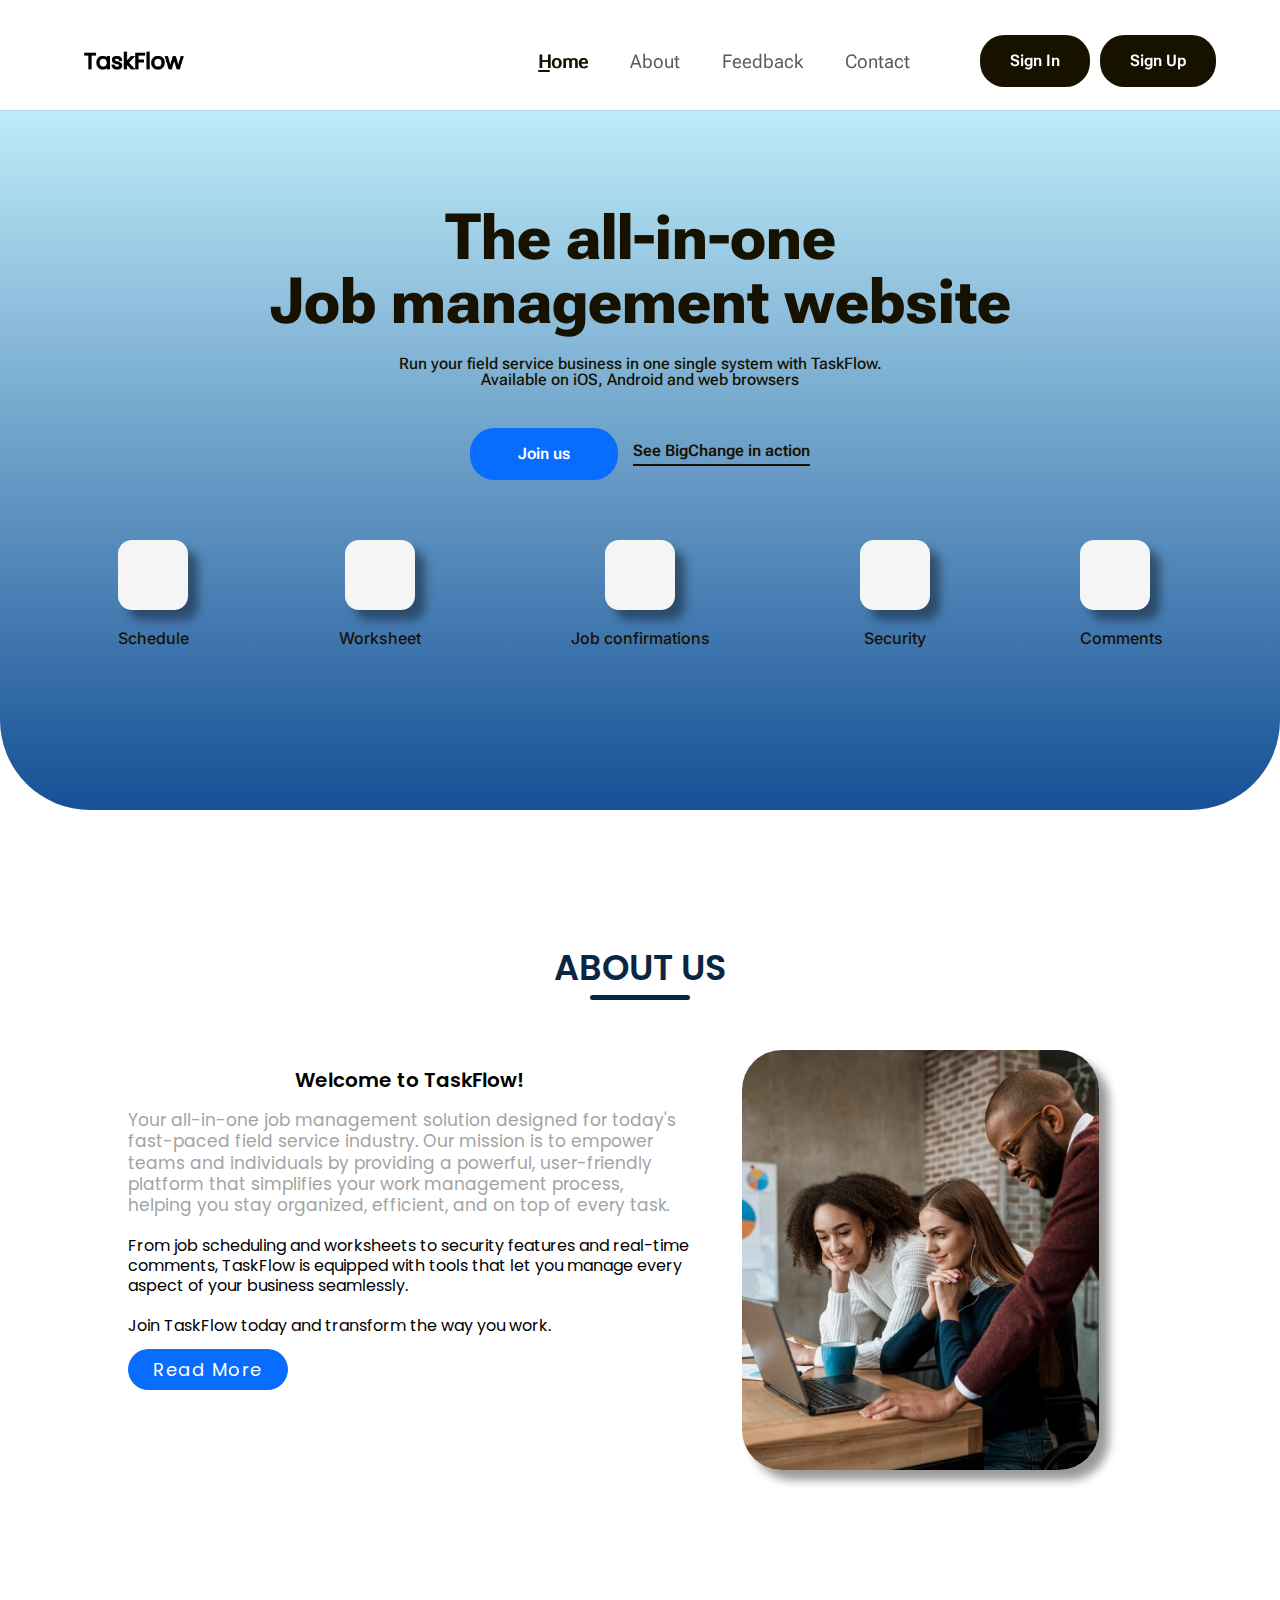
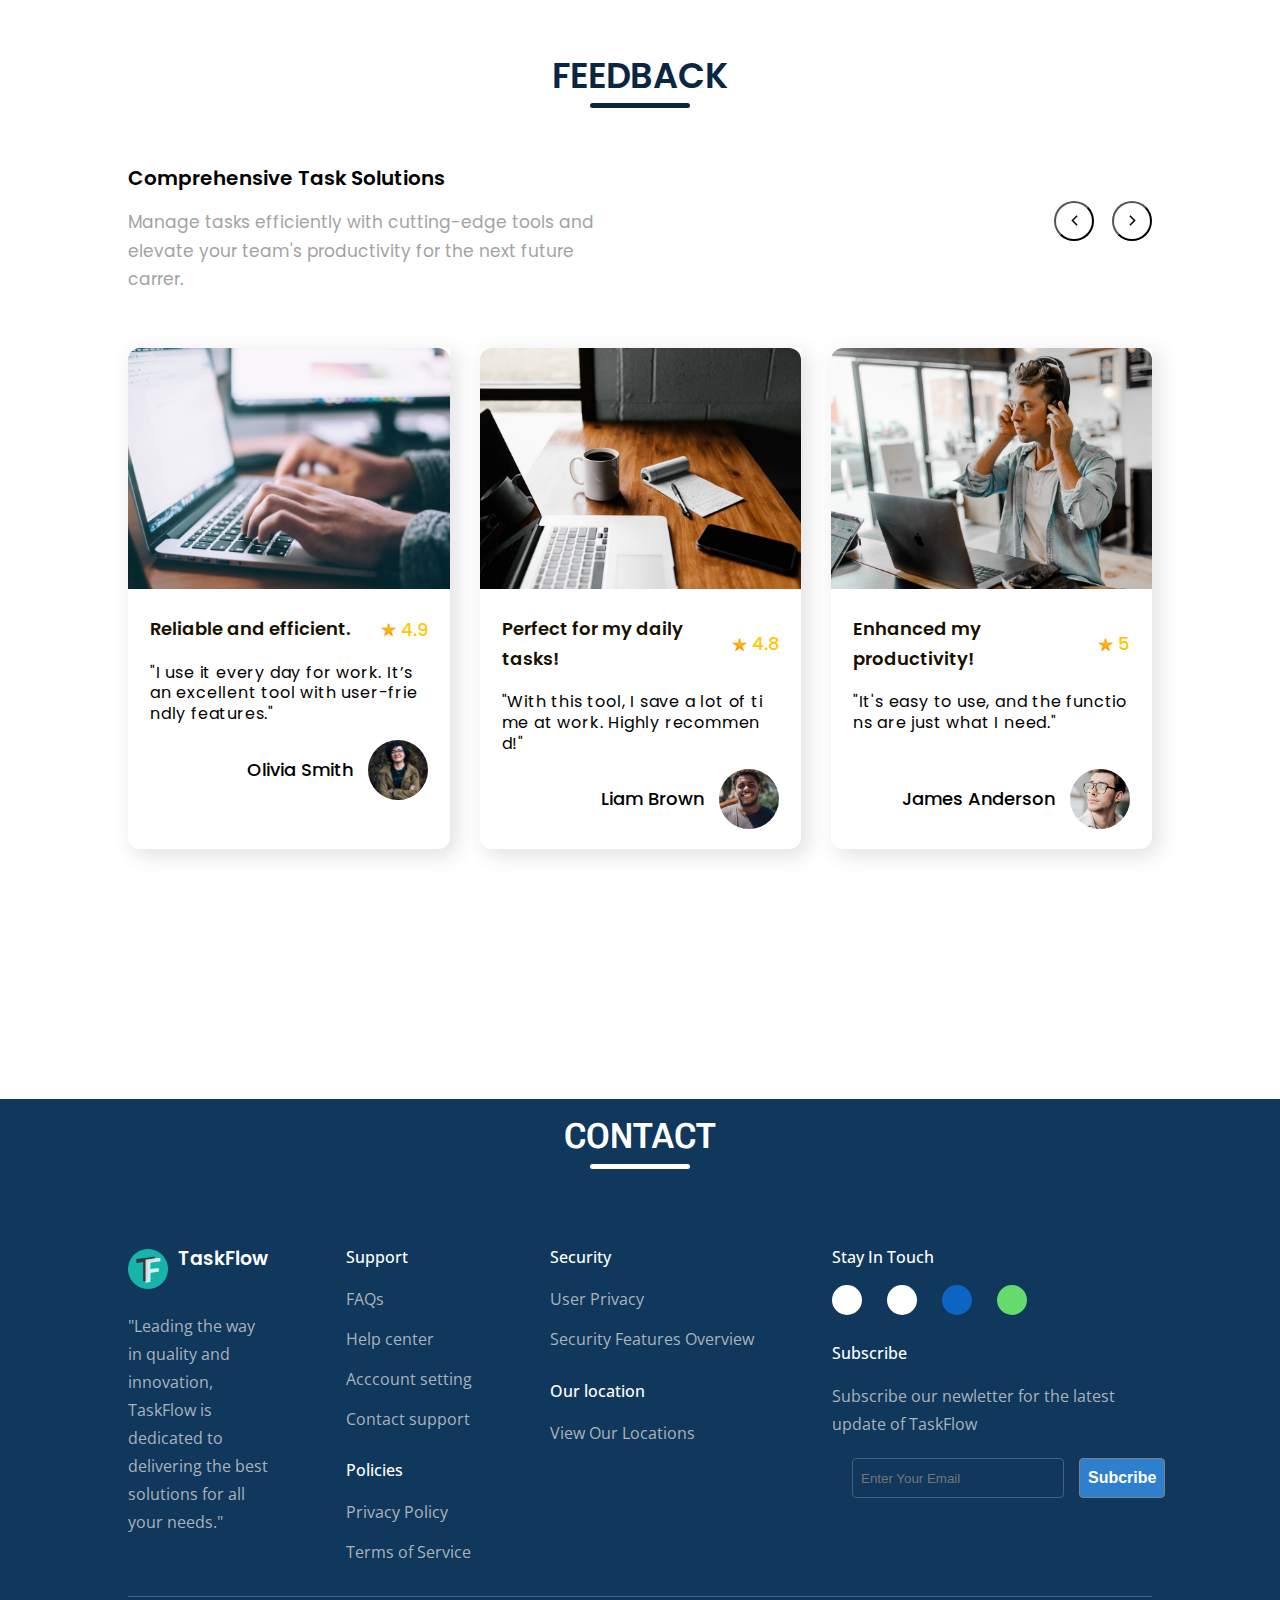
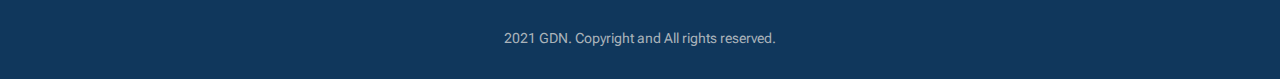
<file: src/main/webapp/index.html>
<!DOCTYPE html>
<html lang="en">
<head>
    <meta charset="UTF-8">
    <meta name="viewport" content="width=device-width, initial-scale=1.0">
    <!-- favicon -->
    <link rel="icon" type="image/png" href="./images/favicon/favicon-96x96.png"> 
    <!-- reset css -->
    <link rel="stylesheet" href="./css/reset.css">
    <!-- styles -->
    <link rel="stylesheet" href="./css/styles.css">
    <!-- font -->
    <link rel="preconnect" href="https://fonts.googleapis.com">
    <link rel="preconnect" href="https://fonts.gstatic.com" crossorigin>
    <link href="https://fonts.googleapis.com/css2?family=Poppins:ital,wght@0,100;0,200;0,300;0,400;0,500;0,600;0,700;0,800;0,900;1,100;1,200;1,300;1,400;1,500;1,600;1,700;1,800;1,900&family=Sen:wght@400..800&display=swap" rel="stylesheet">
    <link href="https://fonts.googleapis.com/css2?family=Roboto+Flex:opsz,wght@8..144,100..1000&display=swap" rel="stylesheet">
    <link href="https://fonts.googleapis.com/css2?family=Inter:ital,opsz,wght@0,14..32,100..900;1,14..32,100..900&display=swap" rel="stylesheet">
    <link href="https://fonts.googleapis.com/css2?family=Open+Sans:ital,wght@0,300..800;1,300..800&display=swap" rel="stylesheet">
    <!-- icon -->
    <link rel="stylesheet" href="https://cdnjs.cloudflare.com/ajax/libs/font-awesome/6.6.0/css/all.min.css" integrity="sha512-Kc323vGBEqzTmouAECnVceyQqyqdsSiqLQISBL29aUW4U/M7pSPA/gEUZQqv1cwx4OnYxTxve5UMg5GT6L4JJg==" crossorigin="anonymous" referrerpolicy="no-referrer" />
    <title>Trang chủ</title>
    <link rel="favicon" href="">
</head>
<body style="height: 2800px; overflow: auto;"  class="main_body">
    <!-- <div class="mess icon-bottom">
        <a href="https://www.facebook.com/camondaghe/" target="_blank">
            <i class="fa-brands fa-facebook-messenger"></i>
        </a>
        <a href="">
            <i class="fa-solid fa-phone"></i>
        </a>
    </div> -->
    <!-- header -->
    <header class="header fixed">
        <div class="main-content">
            <div class="body">
                <!-- logo -->
                <a href="" target="_self"><img src="./images/logo2.png" alt="logo" class="logo"></a>
                <!-- nav -->
                <nav class="nav">
                    <ul>
                        <li class="active"><a href="#">Home</a></li>
                        <li><a href="#about-us" class="">About</a></li>
                        <li><a href="#job-mana" class="">Feedback</a></li>
                        <li><a href="#footer" class="">Contact</a></li>
                    </ul>
                </nav>
                <!-- btn -->
                 <div class="action">
                    <ul>
                        <li><a href="./sign-in.html" target="_parent" class="btn btn-sign-in">Sign In</a></li>
                        <li><a href="./sign-up.html" target="_parent" class="btn btn-sign-up">Sign Up</a></li>
                    </ul>
                </div>
            </div>
        </div>
    </header>

    <!-- main-->
    <div class="hero" id="Home">
        <div class="main-content">
            <div class="body">
                <div class="hero-element">
                    <div class="header">
                        <div class="hero-title text-color-black">
                            <h1>
                                The all-in-one
                                <br>
                                Job management website
                            </h1>
                        </div>
                    </div>
                    <div class="space"></div>
                    <div class="hero-txt">
                        <p class="text-color-black">
                            Run your field service business in one single system with TaskFlow.
                            <br>
                            Available on iOS, Android and web browsers
                        </p>
                    </div>
                    <div class="hero-btn">
                        <a href="./sign-in.html" target="_parent" class="join-us-btn btn">
                            Join us
                        </a>
                        <a href="#!">See BigChange in action</a>
                    </div>
                    <div class="hero-icon">
                        <div class="icon-text">
                            <a href="#!" class="icon_introduce" style="cursor: pointer;"> 
                                <div class = "icon-bgr"><i class="fa-solid fa-calendar"></i></div>
                            </a>
                            <p>Schedule</p>
                        </div>
                        <div class="icon-text">
                           <a href="#!" class="icon_introduce" style="cursor: pointer;">
                                <div class = "icon-bgr"><i class="fa-solid fa-file"></i></div>
                            </a>
                            <p>Worksheet</p>
                        </div>
                        <div class="icon-text">
                           <a href="#!" class="icon_introduce" style="cursor: pointer;"> 
                               <div class = "icon-bgr"> <i class="fa-solid fa-clipboard-check"></i></div>
                            </a>
                            <p>Job confirmations</p>
                        </div>
                        <div class="icon-text">
                            <a href="#!" class="icon_introduce" style="cursor: pointer;">
                                <div class = "icon-bgr"><i class="fa-solid fa-shield"></i></div>
                            </a>
                            <p>Security</p>
                        </div>
                        <div class="icon-text">
                            <a href="#!" class="comment" style="cursor: pointer;">
                                <div class = "icon-bgr"><i class="fa-solid fa-comments"></i></div>
                            </a>
                            <p>Comments</p>
                        </div>
                    </div>
                    <div class="img">
                    </div>
                </div>
            </div>
        </div>
    </div>

    <!-- about us -->
    <section id ="about-us">
        <div class="about-content">
            <div class="about-title title-section">
                <h2>About us</h2>
            </div>
           <div class="about-body">
                <div class="about-article">
                    <p>
                        Welcome to TaskFlow!
                    </p>
                    <p>
                        Your all-in-one job management solution designed for today's fast-paced field service 
                        industry. Our mission is to empower teams and individuals by providing a powerful, user-friendly platform 
                        that simplifies your work management process, helping you stay organized, efficient, and on top of every task.
                    </p>
                    <p>
                        From job scheduling and worksheets to security features and real-time comments, TaskFlow is equipped with 
                        tools that let you manage every aspect of your business seamlessly.
                    </p>
                    <p>
                        Join TaskFlow today and transform the way you work.
                    </p>
                    <div class="about-btn">
                        <a href="#!">Read More</a>
                    </div>
                </div>
           </div>
           <div class="about-img">
                <img src="./images/about-us-img.jpg" alt="About us">
            </div>
            <div class="about-social">
                <a href="#!"><i class="fa-brands fa-facebook"></i></a>
                <a href="#!"><i class="fa-brands fa-twitter"></i></a>
                <a href="#!"><i class="fa-brands fa-instagram"></i></a>
            </div>
        </div>
    </section>
    <!-- Feedback -->
    <section id="job-mana">
        <div class="job-mana-content">
            <div class="job-mana-title title-section">
                <h2>Feedback</h2>
            </div>
            <div class="job-content-top">
                <!-- left -->
                <div class="info">
                    <h3 class="heading">Comprehensive Task Solutions</h3>
                    <p class="desc">
                        Manage tasks efficiently with cutting-edge tools and elevate your team's productivity for the next future carrer.</p>
                </div>
                <!-- right -->
                 <div class="controls">
                    <button class="control-btn">
                        <img src="./images/pre.png" alt="">
                    </button>
                    <button class="control-btn">
                        <img src="./images/nxt.png" alt="">
                    </button>
                 </div>
            </div>
            <!-- feedback -->
            <div class="job-content-bottom">
                <!-- 1 -->
                <div class="feed-list">
                    <img src="./images/introlistimg1.avif" alt="anh1" class="thumb">
                    <div class="feedback">
                        <div class="feed-head">
                            <h3 class="title">Reliable and efficient.</h3>
                            <div class="rating">
                                <img src="./images/star-rating.png" alt="" class="star" >
                                <span class="star-value">4.9</span>
                            </div>
                        </div>
                        <div class="feed-body"><p class="article break-all">"I use it every day for work. It’s an excellent tool with user-friendly features."</p></div>      
                        <div class="user-rating">
                            <h3 class="user-name">Olivia Smith</h3>
                            <img src="./images/sarah.avif" alt="useravt" class="user-avt">
                        </div>      
                    </div>
                </div>
                <!-- 2 -->
                <div class="feed-list">
                    <img src="./images/introlistimg2.avif" alt="anh1" class="thumb" >
                    <div class="feedback">
                        <div class="feed-head">
                            <h3 class="title">Perfect for my daily tasks!</h3>
                            <div class="rating">
                                <img src="./images/star-rating.png" alt="" class="star" >
                                <span class="star-value">4.8</span>
                            </div>
                        </div>
                        <div class="feed-body"><p class="article break-all">"With this tool, I save a lot of time at work. Highly recommend!"</p></div>      
                        <div class="user-rating">
                            <h3 class="user-name">Liam Brown</h3>
                            <img src="./images/liam.avif" alt="useravt" class="user-avt">
                        </div>      
                    </div>
                </div>
                <!-- 3 -->
                <div class="feed-list">
                    <img src="./images/introlistimg3.avif" alt="anh1" class="thumb" >
                    <div class="feedback">
                        <div class="feed-head">
                            <h3 class="title">Enhanced my productivity!</h3>
                            <div class="rating">
                                <img src="./images/star-rating.png" alt="" class="star" >
                                <span class="star-value">5</span>
                            </div>
                        </div>
                        <div class="feed-body"><p class="article break-all">"It's easy to use, and the functions are just what I need."</p></div>      
                        <div class="user-rating">
                            <h3 class="user-name">James Anderson</h3>
                            <img src="./images/premium_photo-1672239496290-5061cfee7ebb.avif" alt="useravt" class="user-avt">
                        </div>      
                    </div>
                </div>
            </div>
        </div>
    </section>
    <!-- footer -->
    <section id="footer">
        <div class="title-section-contact">Contact</div>
        <div class="container">
            <div class="footer-top">
                <!-- 1 -->
                <div class="footer-column">
                    <div class="footer-column-logo">
                        <a href=""><img src="./images/logo.png" alt="logo" class="logo1"></a>
                        <p class="logo2">TaskFlow</p>
                    </div>
                    <p class="footer-desc">"Leading the way in quality and innovation, TaskFlow is dedicated to delivering the best solutions for all your needs."</p>
                </div>
                <!-- 2 -->
                <div class="footer-column">
                    <h3 class="footer-heading">Support</h3>
                    <ul class="footer-list">
                        <li class="footer-item">
                            <a href="#!" class="footer-link">FAQs</a>
                        </li>
                        <li class="footer-item">
                            <a href="#!" class="footer-link">Help center</a>
                        </li>
                        <li class="footer-item">
                            <a href="#!" class="footer-link">Acccount setting</a>
                        </li>
                        <li class="footer-item">
                            <a href="#!" class="footer-link">Contact support</a>
                        </li>
                    </ul>
                    <h3 class="footer-heading">Policies</h3>
                    <ul class="footer-list">
                        <li class="footer-item">
                            <a href="#!" class="footer-link">Privacy Policy</a>
                        </li>
                        <li class="footer-item">
                            <a href="#!" class="footer-link">Terms of Service</a>
                        </li>
                    </ul>
                </div>
                <!-- 3 -->
                <div class="footer-column">
                    <h3 class="footer-heading">Security</h3>
                    <ul class="footer-list">
                        <li class="footer-item">
                            <a href="#!" class="footer-link">User Privacy</a>
                        </li>
                        <li class="footer-item">
                            <a href="#!" class="footer-link">Security Features Overview</a>
                        </li>
                    </ul>
                    <h3 class="footer-heading">Our location</h3>
                    <ul class="footer-list">
                        <li class="footer-item">
                            <a href="https://www.google.com/maps/place/H%E1%BB%8Dc+vi%E1%BB%87n+C%C3%B4ng+ngh%E1%BB%87+B%C6%B0u+ch%C3%ADnh+vi%E1%BB%85n+th%C3%B4ng/@20.980918,105.7848416,17z/data=!3m1!4b1!4m6!3m5!1s0x3135accdd8a1ad71:0xa2f9b16036648187!8m2!3d20.980913!4d105.7874165!16s%2Fg%2F12168p16?entry=ttu&g_ep=EgoyMDI0MTAyMy4wIKXMDSoASAFQAw%3D%3D" target="_blank" class="footer-link">View Our Locations</a>
                        </li>
                    </ul>
                </div>
                <!-- 4 -->
                <div class="footer-column">
                    <h3 class="footer-heading">Stay In Touch</h3>
                    <div class="footer-social">
                        <a href="https://www.facebook.com/camondaghe/" title="https://www.facebook.com/camondaghe/" target="_blank"  class="footer-social-btn"><i class="fa-brands fa-facebook" style="color:#0865ff;"></i></a>
                        <a href="https://www.instagram.com/ojemagot_04/" title="https://www.instagram.com/ojemagot_04/" target="_blank" class="footer-social-btn"><i class="fa-brands fa-instagram"></i></a>
                        <a href="https://www.linkedin.com/in/togame-jo-18821931a/" title="https://www.linkedin.com/in/togame-jo-18821931a/" target="_blank" class="footer-social-btn"><i class="fa-brands fa-linkedin-in"></i></a>
                        <a href="tel:+84398305308" title="+84398305308" target="_blank" class="footer-social-btn"><i class="fa-solid fa-phone"></i></a>
                    </div>

                    <h3 class="footer-heading">Subscribe</h3>
                    <p class="footer-desc">Subscribe our newletter for the latest update of TaskFlow</p>

                    <form class="footer-form" action="">
                        <input class="footer-form-imput" type="email" placeholder="Enter Your Email">
                        <input class="footer-form-submit" type="submit" value="Subcribe">
                    </form>
                </div>
            </div>

            <!-- footer bottom -->
             <div class="footer-copyright">
                <p class="footer-copy-text">
                    2021 GDN. Copyright and All rights reserved.
                </p>
             </div>
        </div>
    </section>
</body>
</html>
</file>
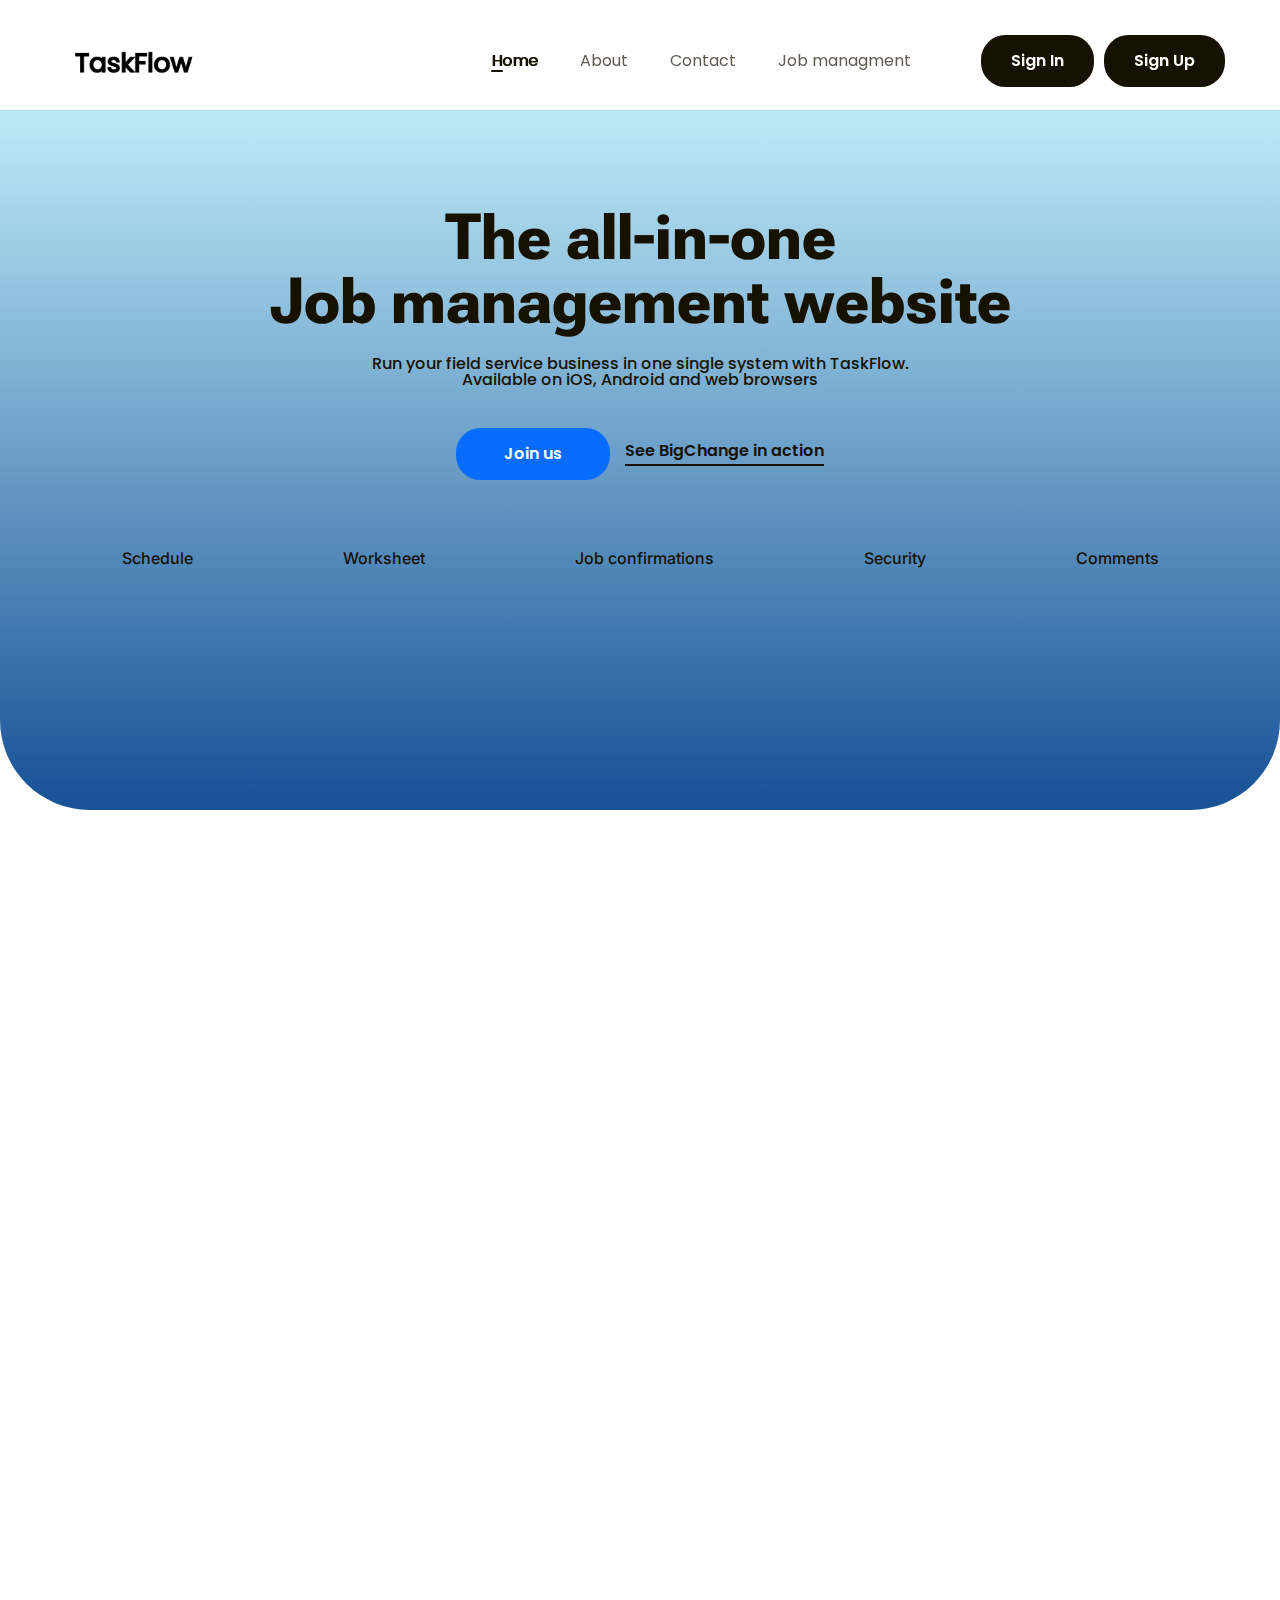
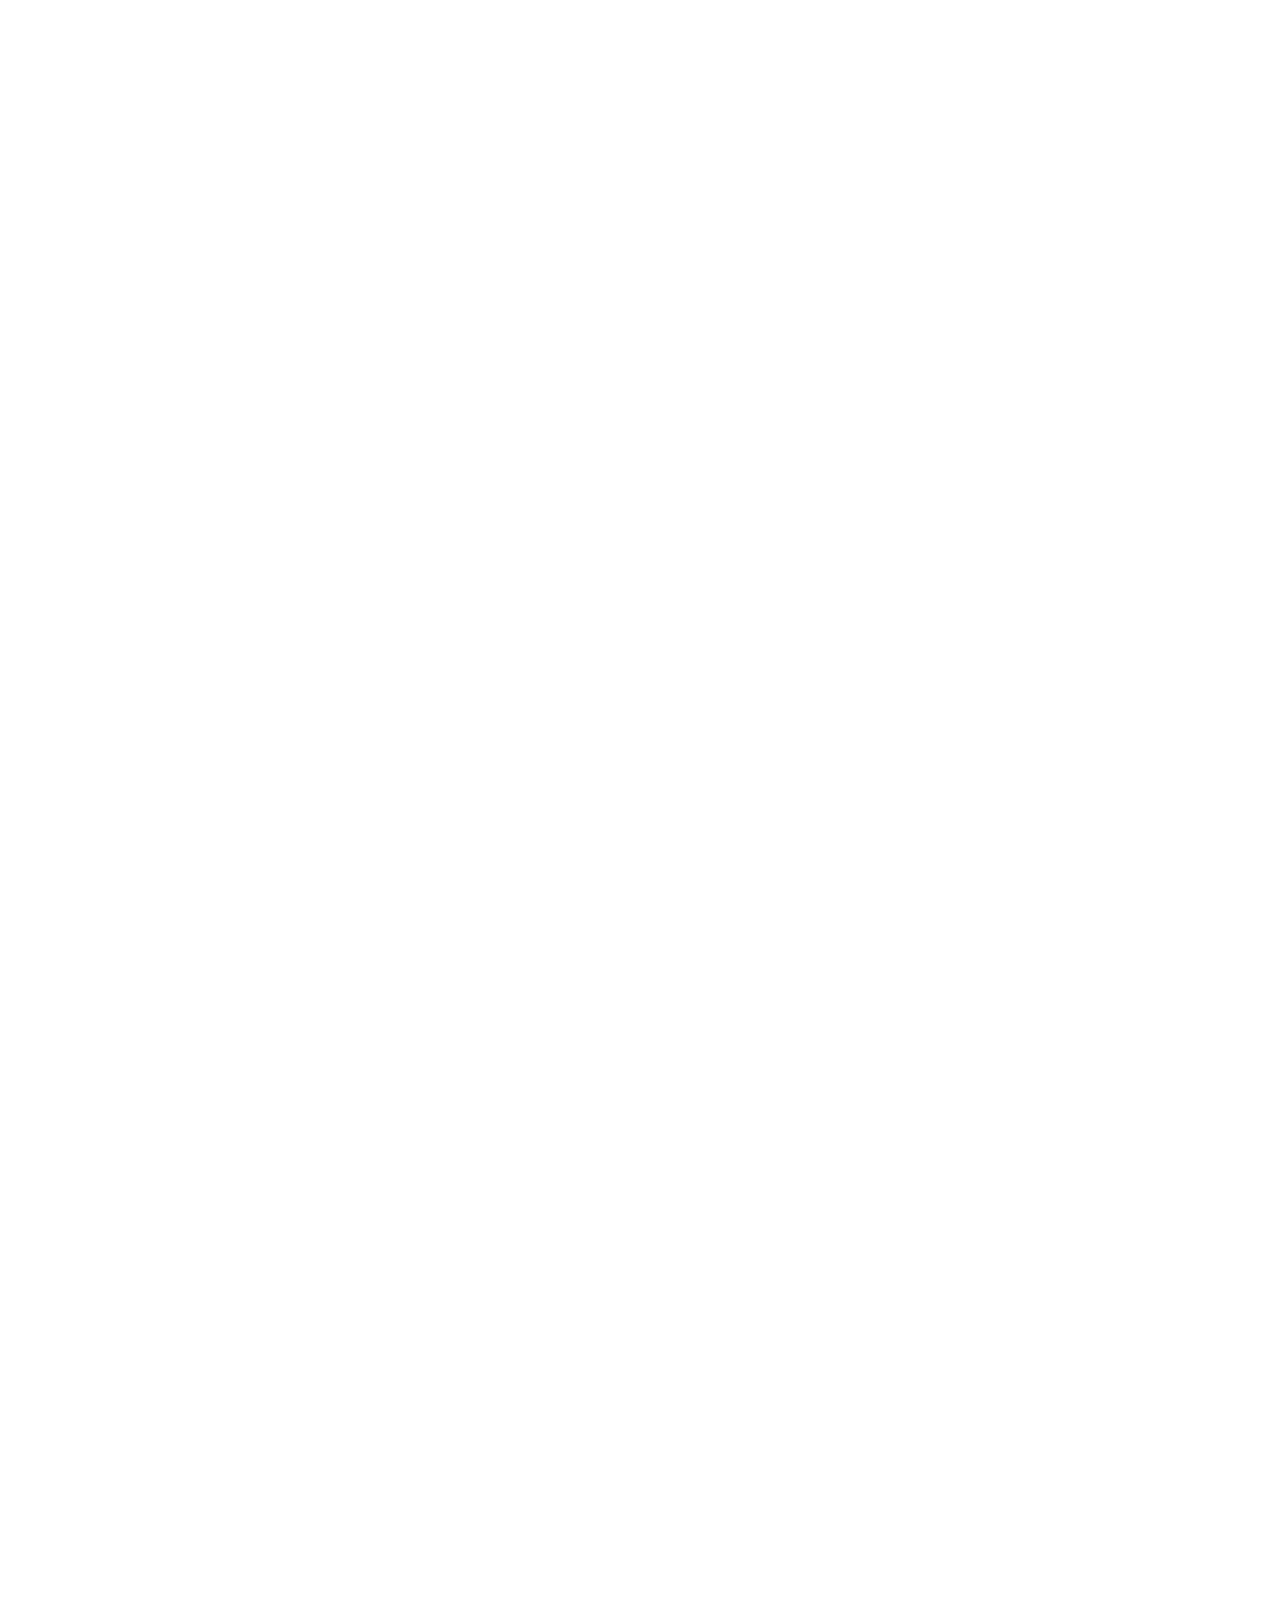
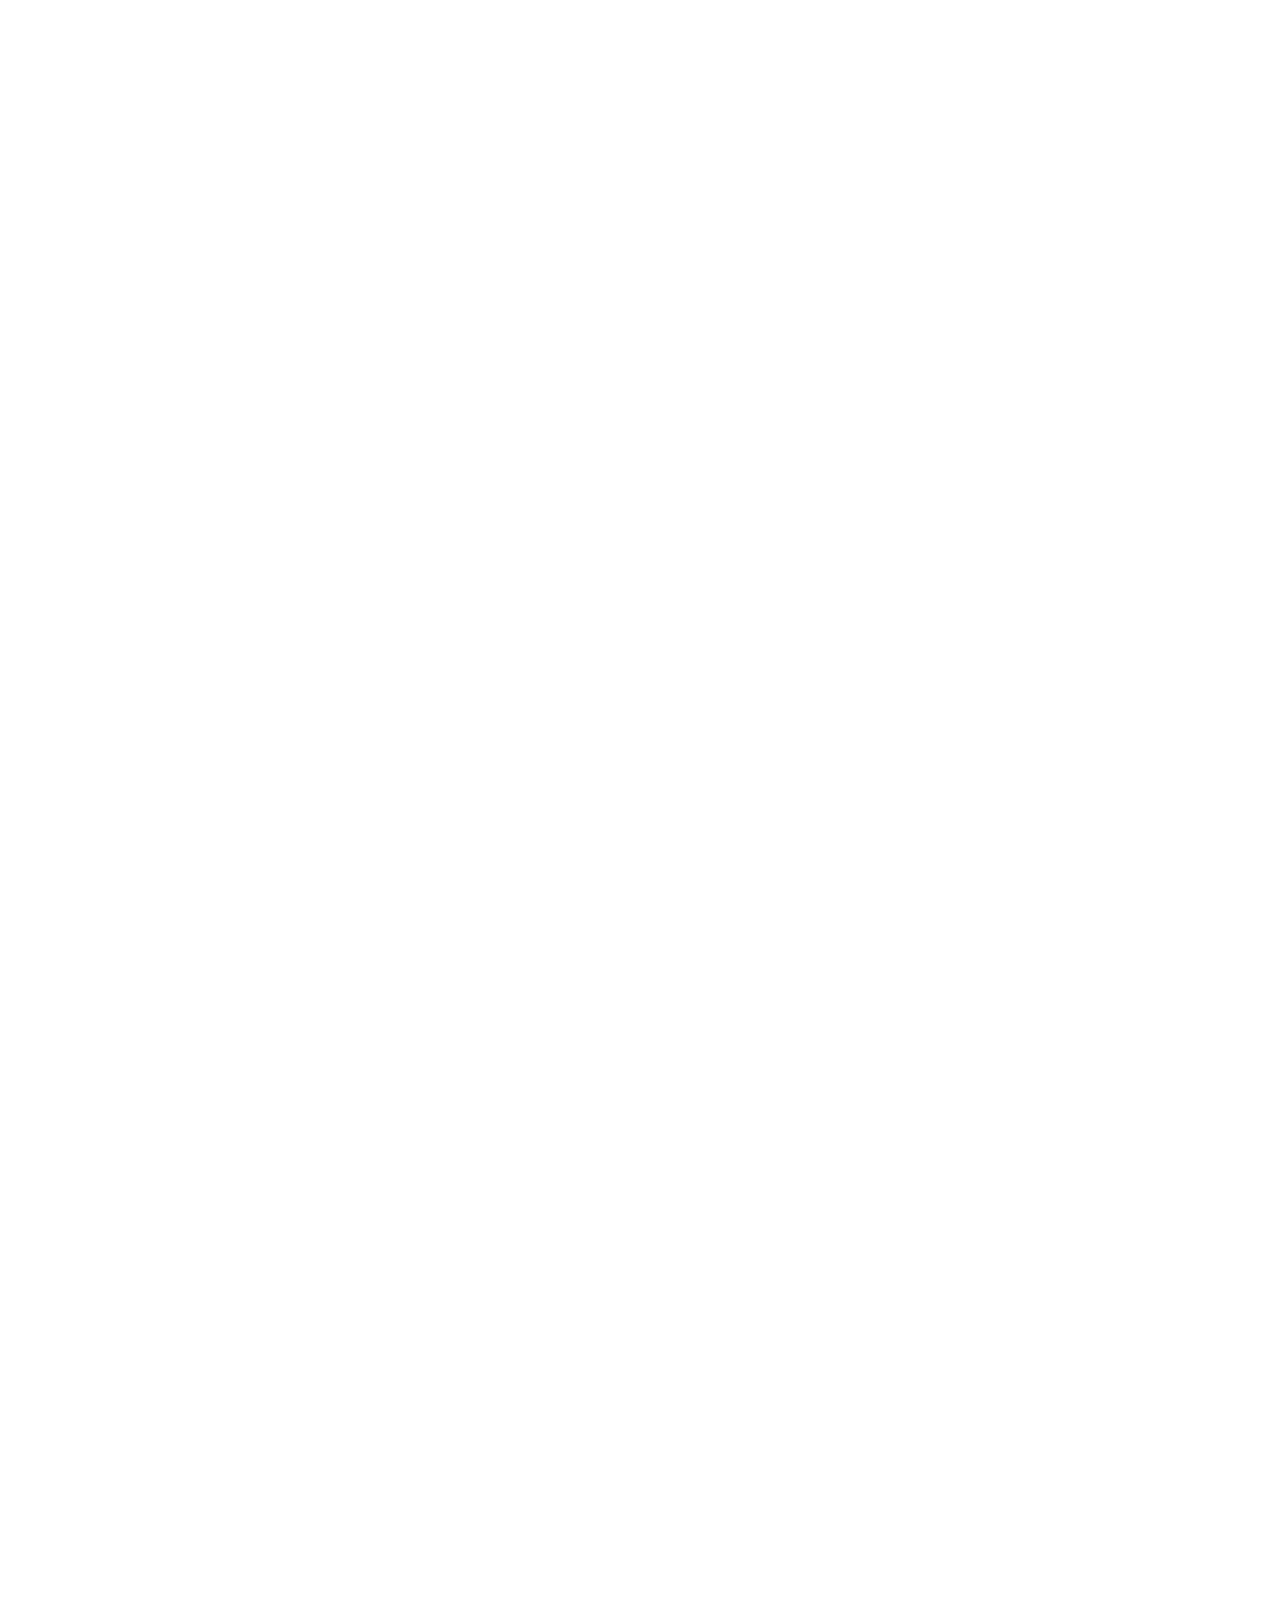
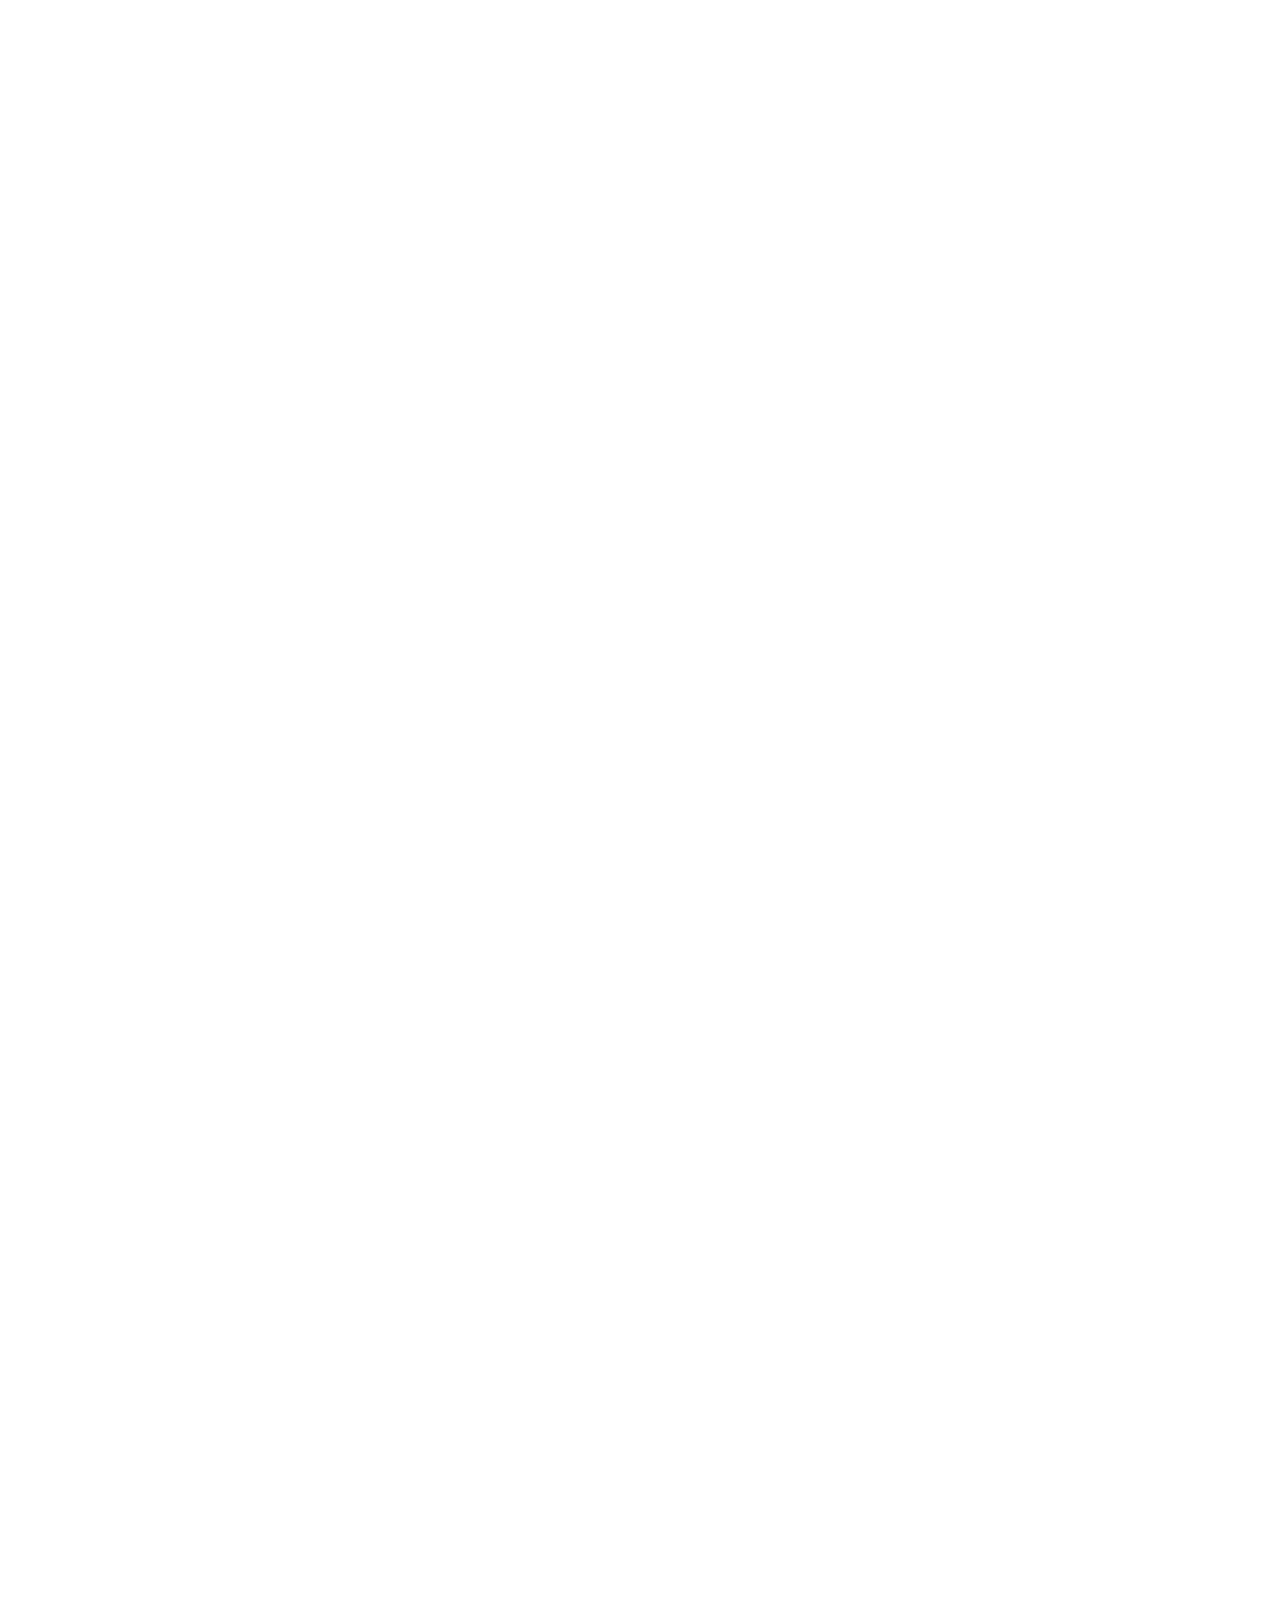
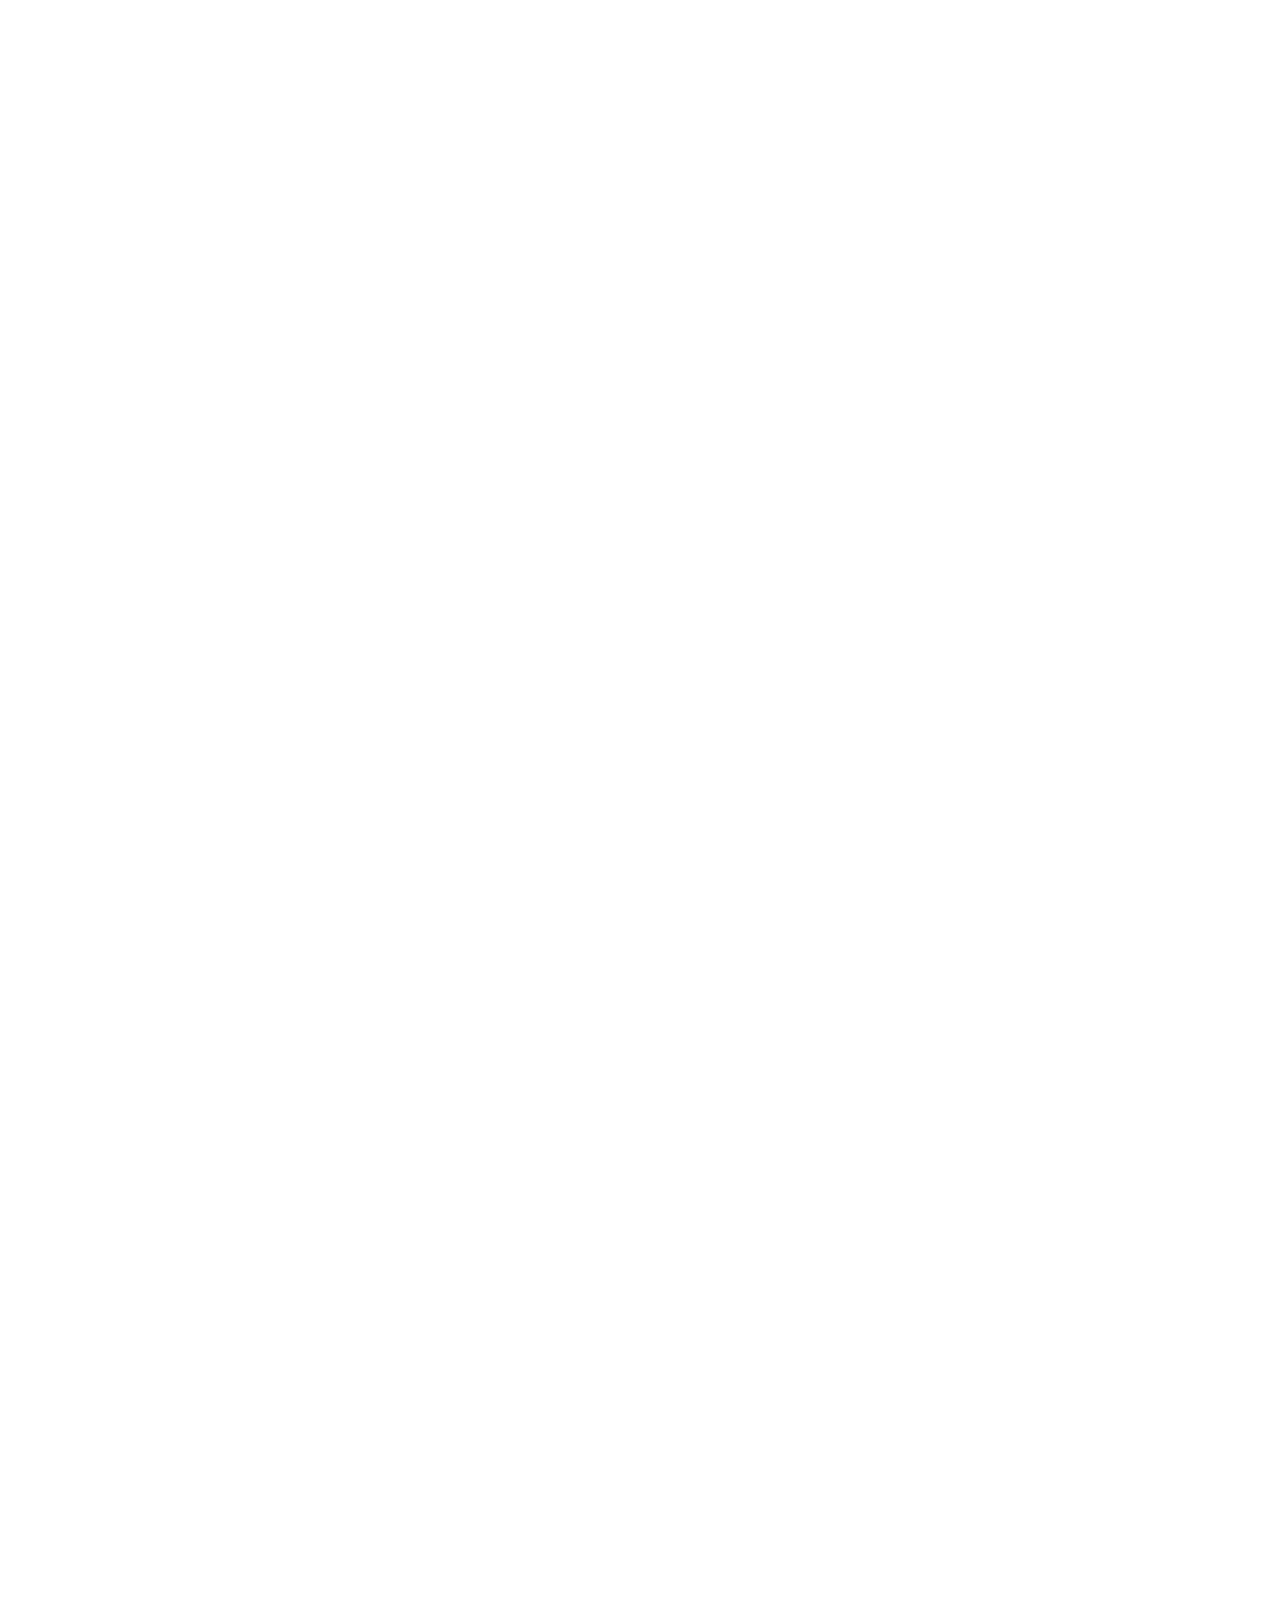
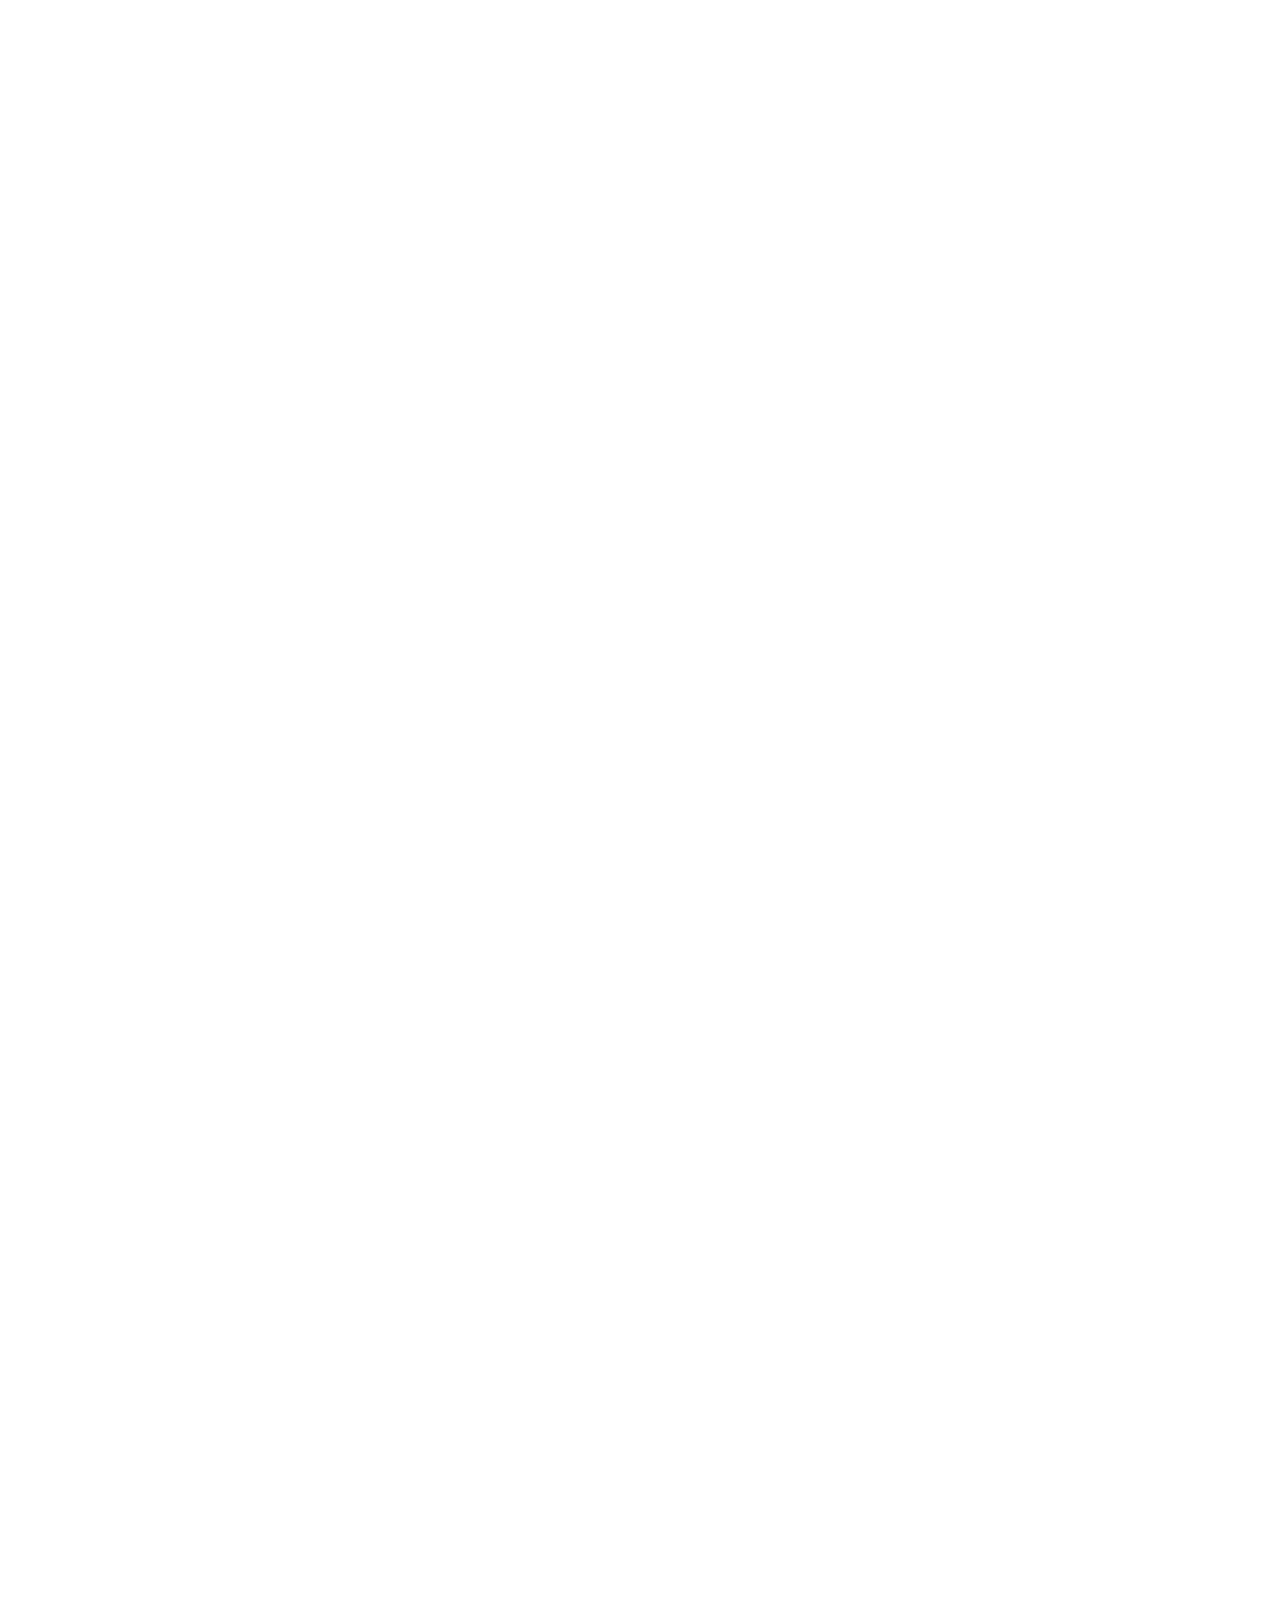
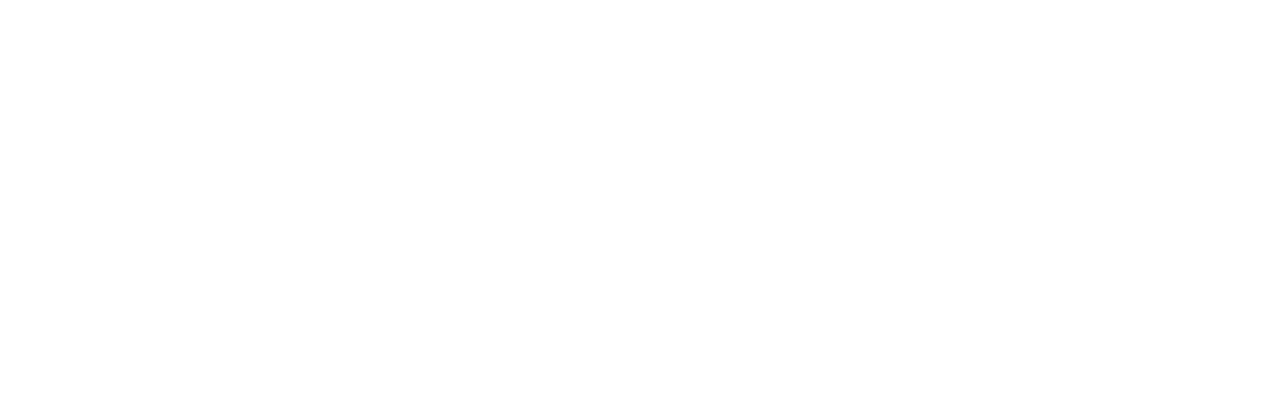
<file: src/main/WebApp/pages/index.html>
<html lang="en">
<head>
    <meta charset="UTF-8">
    <meta name="viewport" content="width=device-width, initial-scale=1.0">
    <!-- reset css -->
    <link rel="stylesheet" href="../css/reset.css">
    <!-- styles -->
    <link rel="stylesheet" href="../css/styles.css">
    <!-- font -->
    <link rel="preconnect" href="https://fonts.googleapis.com">
    <link rel="preconnect" href="https://fonts.gstatic.com" crossorigin>
    <link href="https://fonts.googleapis.com/css2?family=Poppins:ital,wght@0,100;0,200;0,300;0,400;0,500;0,600;0,700;0,800;0,900;1,100;1,200;1,300;1,400;1,500;1,600;1,700;1,800;1,900&family=Sen:wght@400..800&display=swap" rel="stylesheet">
    <link href="https://fonts.googleapis.com/css2?family=Roboto+Flex:opsz,wght@8..144,100..1000&display=swap" rel="stylesheet">
    <link href="https://fonts.googleapis.com/css2?family=Inter:ital,opsz,wght@0,14..32,100..900;1,14..32,100..900&display=swap" rel="stylesheet">
    <!-- icon -->
    <link rel="stylesheet" href="https://cdnjs.cloudflare.com/ajax/libs/font-awesome/6.6.0/css/all.min.css" integrity="sha512-Kc323vGBEqzTmouAECnVceyQqyqdsSiqLQISBL29aUW4U/M7pSPA/gEUZQqv1cwx4OnYxTxve5UMg5GT6L4JJg==" crossorigin="anonymous" referrerpolicy="no-referrer" />
    <title>Trang chủ</title>
    <link rel="favicon" href="">
</head>
<body style="height: 10000px;">
    <!-- <div class="mess icon-bottom">
        <a href="https://www.facebook.com/camondaghe/" target="_blank">
            <i class="fa-brands fa-facebook-messenger"></i>
        </a>
        <a href="">
            <i class="fa-solid fa-phone"></i>
        </a>
    </div> -->
    <!-- header -->
    <header class="header fixed">
        <div class="main-content">
            <div class="body">
                <!-- logo -->
                <a href="" target="_self"><img src="../IMG/logo2.png" alt="logo" class="logo"></a>
                <!-- nav -->
                <nav class="nav">
                    <ul>
                        <li class="active"><a href="#">Home</a></li>
                        <li><a href="#">About</a></li>
                        <li><a href="#">Contact</a></li>
                        <li><a href="#">Job managment</a></li>
                    </ul>
                </nav>
                <!-- btn -->
                 <div class="action">
                    <ul>
                        <li><a href="../pages/sign-in.html" target="_parent" class="btn btn-sign-in">Sign In</a></li>
                        <li><a href="../pages/sign-up.html" target="_parent" class="btn btn-sign-up">Sign Up</a></li>
                    </ul>
                </div>
            </div>
        </div>
    </header>

    <!-- main -->
    <div class="hero">
        <div class="main-content">
            <div class="body">
                <div class="hero-element">
                    <div class="header">
                        <div class="hero-title text-color-black">
                            <h1>
                                The all-in-one
                                <br>
                                Job management website
                            </h1>
                        </div>
                    </div>
                    <div class="space"></div>
                    <div class="hero-txt">
                        <p class="text-color-black">
                            Run your field service business in one single system with TaskFlow.
                            <br>
                            Available on iOS, Android and web browsers
                        </p>
                    </div>
                    <div class="hero-btn">
                        <a href="../pages/sign-in.html" target="_parent" class="join-us-btn btn">
                            Join us
                        </a>
                        <a href="">See BigChange in action</a>
                    </div>
                    <div class="hero-icon">
                        <div class="icon-text">
                            <div class = "icon-bgr"><i class="fa-solid fa-calendar"></i></div>
                            <p>Schedule</p>
                        </div>
                        <div class="icon-text">
                            <div class = "icon-bgr"><i class="fa-solid fa-file"></i></div>
                            <p>Worksheet</p>
                        </div>
                        <div class="icon-text">
                           <div class = "icon-bgr"> <i class="fa-solid fa-clipboard-check"></i></div>
                            <p>Job confirmations</p>
                        </div>
                        <div class="icon-text">
                            <div class = "icon-bgr"><i class="fa-solid fa-shield"></i></div>
                            <p>Security</p>
                        </div>
                        <div class="icon-text">
                            <div class = "icon-bgr"><i class="fa-solid fa-comments"></i></div>
                            <p>Comments</p>
                        </div>
                    </div>
                    <div class="img">

                    </div>
                </div>
            </div>
        </div>
    </div>
</body>
</html>
</file>
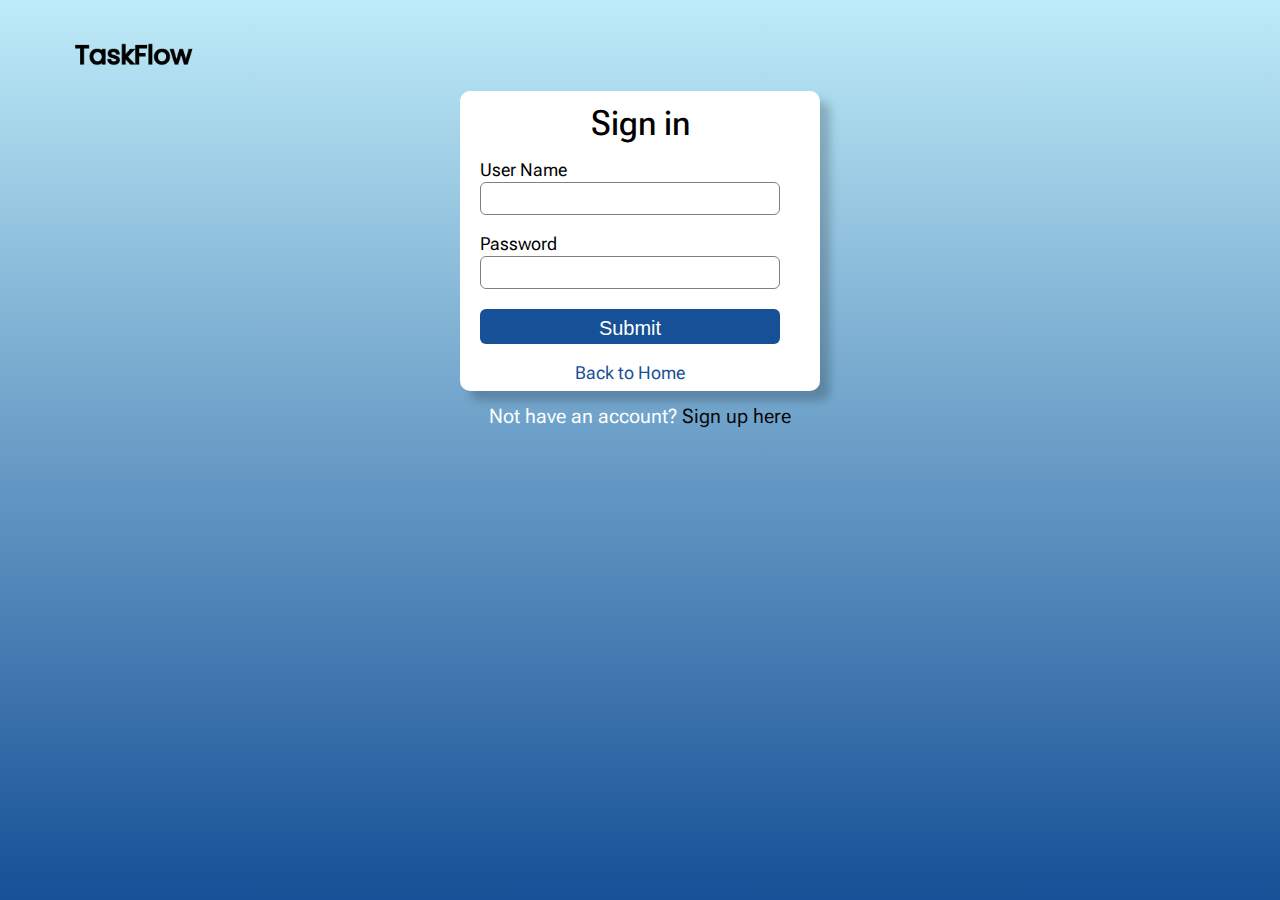
<file: docs/pages/sign-in.html>
<html lang="en">
<head>
    <meta charset="UTF-8">
    <meta name="viewport" content="width=device-width, initial-scale=1.0">
    <link rel="stylesheet" href="../css/reset.css">
    <link rel="preconnect" href="https://fonts.googleapis.com">
    <link rel="preconnect" href="https://fonts.gstatic.com" crossorigin>
    <link href="https://fonts.googleapis.com/css2?family=Poppins:ital,wght@0,100;0,200;0,300;0,400;0,500;0,600;0,700;0,800;0,900;1,100;1,200;1,300;1,400;1,500;1,600;1,700;1,800;1,900&family=Sen:wght@400..800&display=swap" rel="stylesheet">
    <link href="https://fonts.googleapis.com/css2?family=Roboto+Flex:opsz,wght@8..144,100..1000&display=swap" rel="stylesheet">
    <link href="https://fonts.googleapis.com/css2?family=Inter:ital,opsz,wght@0,14..32,100..900;1,14..32,100..900&display=swap" rel="stylesheet">
    <title>Sign-in</title>
    <link rel="stylesheet" href="../css/sign-in.css">
</head>
<body>
    <header class="header fixed">
        <div class="main-content">
            <div class="body">
                <!-- logo -->
                <a href="../index.html" target="_self"><img src="../IMG/logo2.png" alt="logo" class="logo"></a>
    </header>
    <div class="signin-box">
        <h1>Sign in</h1>
        <form action="LoginServlet" method="post">
                <!-- method="post" chỉ ra rằng dữ liệu sẽ được gửi bằng phương thức POST, 
                một phương thức HTTP thường dùng để gửi dữ liệu bí mật,  -->
            <label for="">User Name</label>
            <input type="text" name="username" id="username" placeholder="" required>
            <label for="">Password</label>
            <input type="password" name = "password" id = "password" placeholder="" required>
            <input type="button" value="Submit">
            <div class="homeback"><a href="../index.html">Back to Home</a></div>
        </form>
    </div>
    <p class="para-2">Not have an account? <a href="./sign-up.html">Sign up here</a></p>
</body>
</html>
</file>
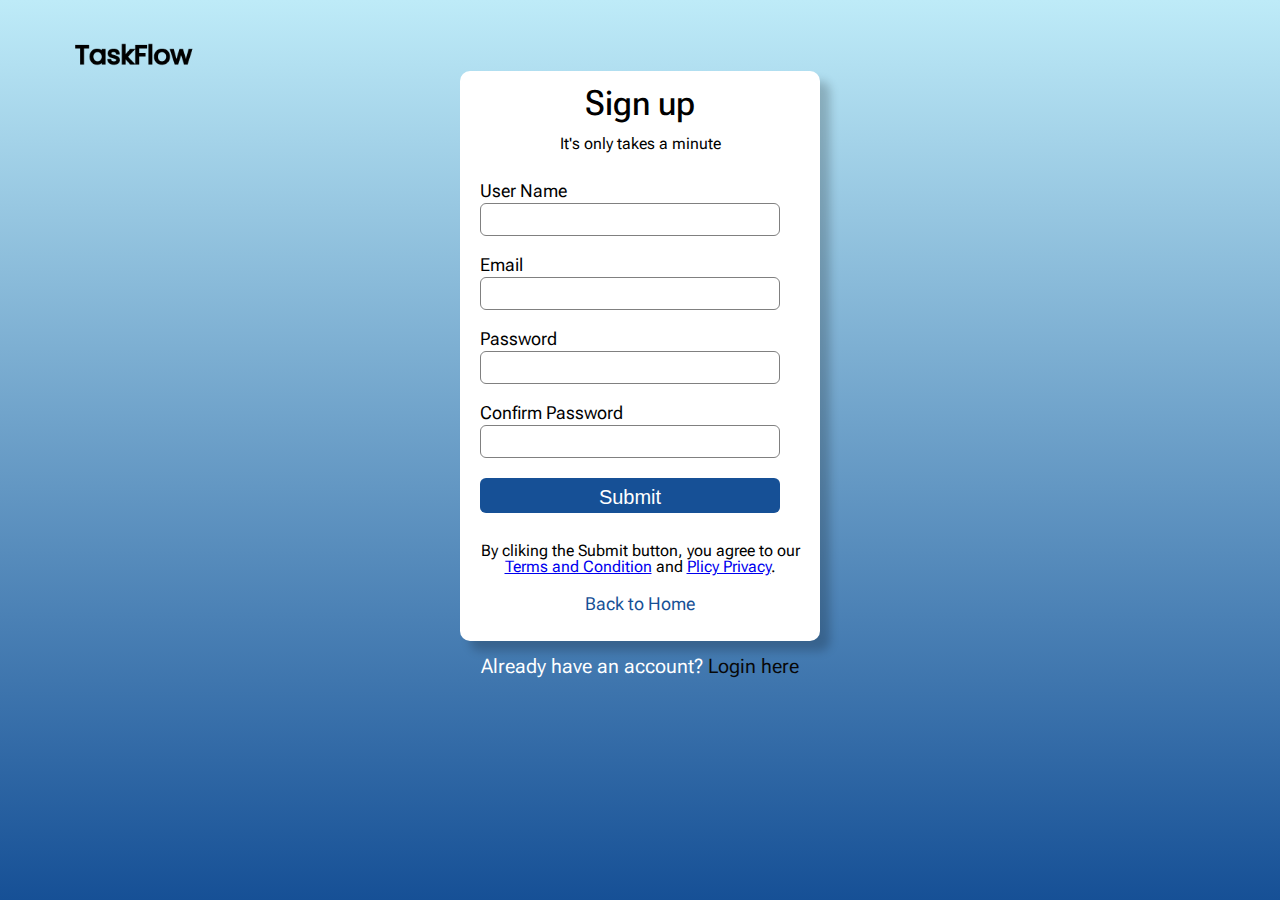
<file: docs/pages/sign-up.html>
<html lang="en">
<head>
    <meta charset="UTF-8">
    <meta name="viewport" content="width=device-width, initial-scale=1.0">
    <link rel="stylesheet" href="../css/reset.css">
    <link rel="preconnect" href="https://fonts.googleapis.com">
    <link rel="preconnect" href="https://fonts.gstatic.com" crossorigin>
    <link href="https://fonts.googleapis.com/css2?family=Poppins:ital,wght@0,100;0,200;0,300;0,400;0,500;0,600;0,700;0,800;0,900;1,100;1,200;1,300;1,400;1,500;1,600;1,700;1,800;1,900&family=Sen:wght@400..800&display=swap" rel="stylesheet">
    <link href="https://fonts.googleapis.com/css2?family=Roboto+Flex:opsz,wght@8..144,100..1000&display=swap" rel="stylesheet">
    <link href="https://fonts.googleapis.com/css2?family=Inter:ital,opsz,wght@0,14..32,100..900;1,14..32,100..900&display=swap" rel="stylesheet">
    <title>Sign-up</title>
    <link rel="stylesheet" href="../css/sign-up.css">
</head>
<body>
    <header class="header fixed">
        <div class="main-content">
            <div class="body">
                <!-- logo -->
                <a href="../index.html" target="_self"><img src="../IMG/logo2.png" alt="logo" class="logo"></a>
    </header>
    <div class="signup-box">
        <h1>Sign up</h1>
        <h4>It's only takes a minute</h4>
        <form action="RegisterServlet" method="post">
            <label for="">User Name</label>
            <input type="text" name="username" id="username" placeholder="" required>
            <label for="">Email</label>
            <input type="email" name = "email" id="email" placeholder="" required>
            <label for="">Password</label>
            <input type="password" name = "password" id = "password" placeholder="" required>
            <label for="">Confirm Password</label>
            <input type="password" name="confirm-password" id="confirm-password" placeholder="" required>
            <input type="button" value="Submit" required>
        </form>
        <p class="footer-policy">By cliking the Submit button, you agree to our
            <br>
            <a href="#">Terms and Condition</a> and <a href="#">Plicy Privacy</a>.
        </p>
        <div class="homeback"><a href="../index.html">Back to Home</a></div>
    </div>
    <p class="para">Already have an account? <a href="./sign-in.html">Login here</a></p>
</body>
</html>
</file>
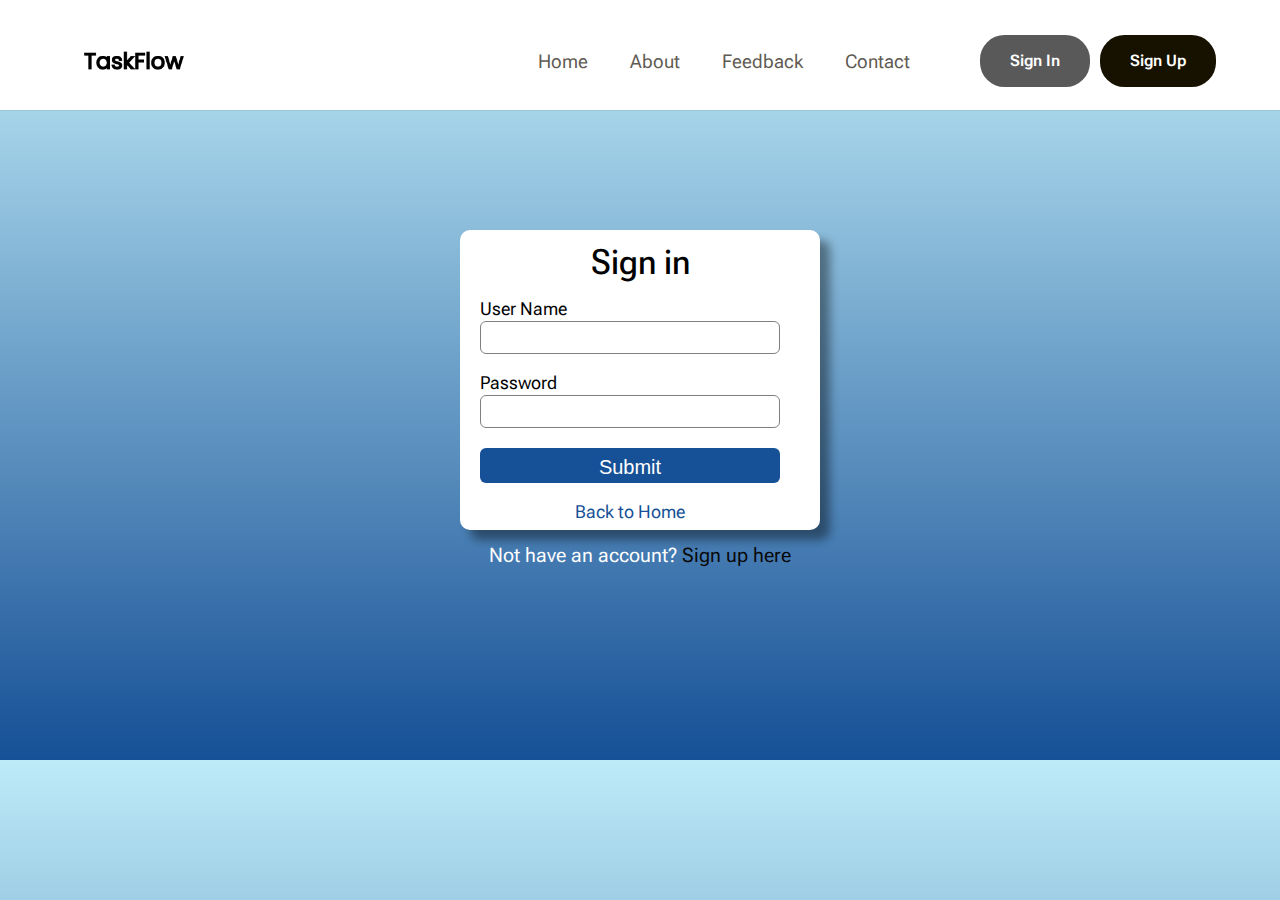
<file: src/main/webapp/sign-in.html>
<!DOCTYPE html>
<html lang="en">
<head>
    <meta charset="UTF-8">
    <meta name="viewport" content="width=device-width, initial-scale=1.0">
    <!-- favicon -->
    <link rel="icon" type="image/png" href="./images/favicon/favicon-96x96.png"> 
    <link rel="stylesheet" href="./css/reset.css">
    <link rel="preconnect" href="https://fonts.googleapis.com">
    <link rel="preconnect" href="https://fonts.gstatic.com" crossorigin>
    <link href="https://fonts.googleapis.com/css2?family=Poppins:ital,wght@0,100;0,200;0,300;0,400;0,500;0,600;0,700;0,800;0,900&family=Sen:wght@400..800&display=swap" rel="stylesheet">
    <link href="https://fonts.googleapis.com/css2?family=Roboto+Flex:opsz,wght@8..144,100..1000&display=swap" rel="stylesheet">
    <link href="https://fonts.googleapis.com/css2?family=Inter:ital,opsz,wght@0,14..32,100..900;1,14..32,100..900&display=swap" rel="stylesheet">
    <title>Sign-in</title>
    <link rel="stylesheet" href="./css/styles.css">
</head>
<body class="body_login">
    <header class="header fixed">
        <div class="main-content">
            <div class="body">
                <!-- logo -->
                <a href="index.html" target="_self"><img src="./images/logo2.png" alt="logo" class="logo"></a>
                <!-- nav -->
                <nav class="nav">
                    <ul>
                        <li class="active"><a href="./index.html">Home</a></li>
                        <li><a href="./index.html#about-us">About</a></li>
                        <li><a href="./index.html#job-mana">Feedback</a></li>
                        <li><a href="./index.html#footer">Contact</a></li>
                    </ul>
                </nav>
                <div class="action">
                    <ul>
                        <li><a href="./sign-in.html" target="_parent" class="btn btn-sign-in login_after">Sign In</a></li>
                        <li><a href="./sign-up.html" target="_parent" class="btn btn-sign-up">Sign Up</a></li>
                    </ul>
                </div>
            </div>
        </div>
    </header>
    <div class="signin-box">
        <h1>Sign in</h1>
        <form action="LoginServlet" method="post">
            <label for="">User Name</label>
            <input type="text" name="username" id="username" placeholder="" required>
            <label for="">Password</label>
            <input type="password" name="password" id="password" placeholder="" required>
            <input type="submit" value="Submit">
            <div class="homeback"><a href="index.html">Back to Home</a></div>
        </form>
    </div>
    <p class="para-2">Not have an account? <a href="sign-up.html">Sign up here</a></p>
</body>
</html>
</file>
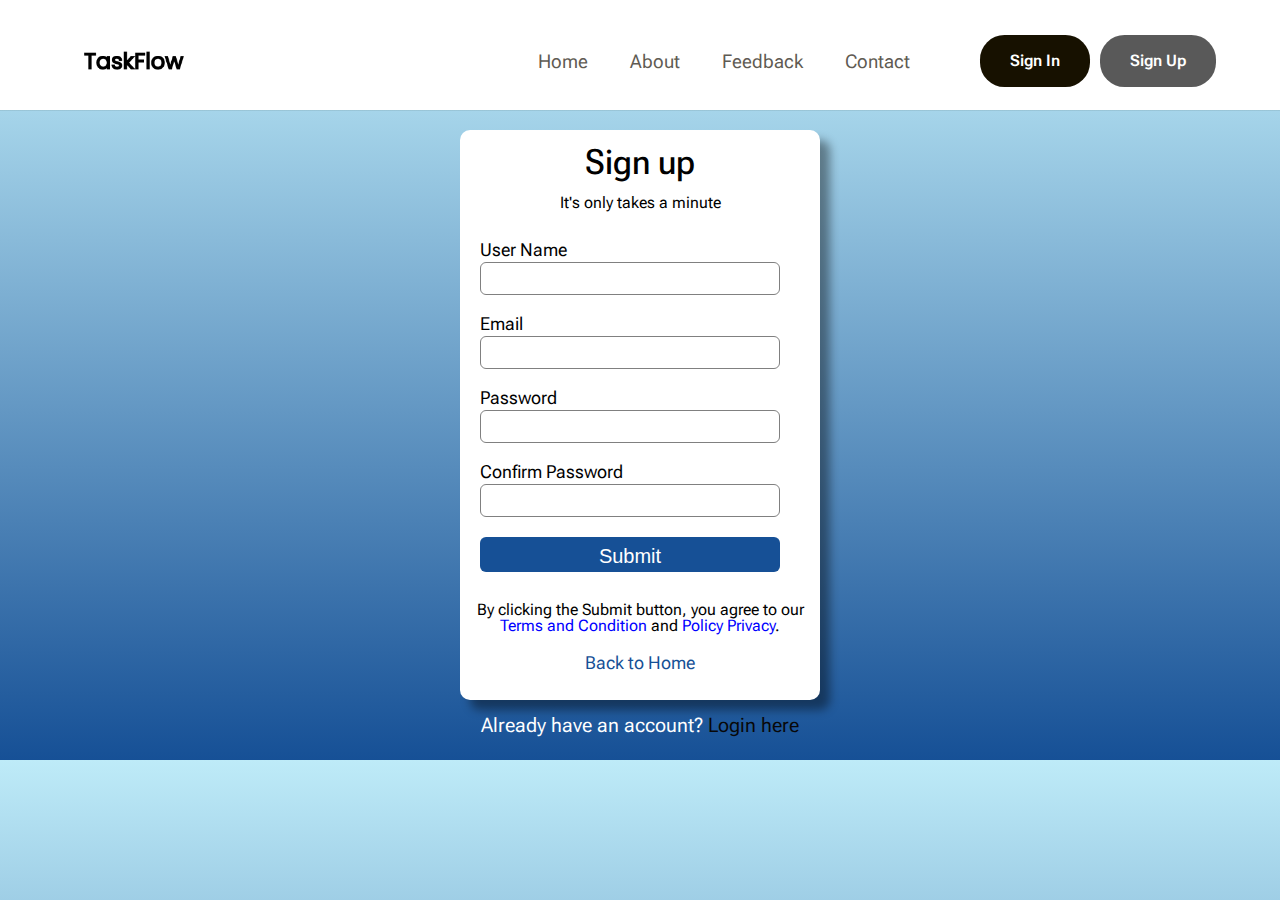
<file: src/main/webapp/sign-up.html>
<!DOCTYPE html>
<html lang="en">
<head>
    <meta charset="UTF-8">
    <meta name="viewport" content="width=device-width, initial-scale=1.0">
    <!-- favicon -->
    <link rel="icon" type="image/png" href="./images/favicon/favicon-96x96.png"> 
    <link rel="stylesheet" href="./css/reset.css">
    <link rel="preconnect" href="https://fonts.googleapis.com">
    <link rel="preconnect" href="https://fonts.gstatic.com" crossorigin>
    <link href="https://fonts.googleapis.com/css2?family=Poppins:ital,wght@0,100;0,200;0,300;0,400;0,500;0,600;0,700;0,800;0,900&family=Sen:wght@400..800&display=swap" rel="stylesheet">
    <link href="https://fonts.googleapis.com/css2?family=Roboto+Flex:opsz,wght@8..144,100..1000&display=swap" rel="stylesheet">
    <link href="https://fonts.googleapis.com/css2?family=Inter:ital,opsz,wght@0,14..32,100..900;1,14..32,100..900&display=swap" rel="stylesheet">
    <title>Sign-up</title>
    <link rel="stylesheet" href="./css/styles.css">
</head>
<body class="body_register">
    <header class="header fixed">
        <div class="main-content">
            <div class="body">
                <!-- logo -->
                <a href="index.html" target="_self"><img src="./images/logo2.png" alt="logo" class="logo"></a>
                <!-- nav -->
                <nav class="nav">
                    <ul>
                        <li class="active"><a href="./index.html">Home</a></li>
                        <li><a href="./index.html#about-us">About</a></li>
                        <li><a href="./index.html#job-mana">Feedback</a></li>
                        <li><a href="./index.html#footer">Contact</a></li>
                    </ul>
                </nav>
                <div class="action">
                    <ul>
                        <li><a href="./sign-in.html" target="_parent" class="btn btn-sign-in">Sign In</a></li>
                        <li><a href="./sign-up.html" target="_parent" class="btn btn-sign-up register_after">Sign Up</a></li>
                    </ul>
                </div>
            </div>
        </div>
    </header>
    <div class="signup-box">
        <h1>Sign up</h1>
        <h4>It's only takes a minute</h4>
        <form action="RegisterServlet" method="post">
            <label for="">User Name</label>
            <input type="text" name="username" id="username" placeholder="" required>
            <label for="">Email</label>
            <input type="email" name="email" id="email" placeholder="" required>
            <label for="">Password</label>
            <input type="password" name="password" id="password" placeholder="" required>
            <label for="">Confirm Password</label>
            <input type="password" name="confirm-password" id="confirm-password" placeholder="" required>
            <input type="submit" value="Submit" required>
        </form>
        <p class="footer-policy">By clicking the Submit button, you agree to our
            <br>
            <a href="#" target="_blank">Terms and Condition</a> and <a href="#" target="_blank">Policy Privacy</a>.
        </p>
        <div class="homeback"><a href="index.html">Back to Home</a></div>
    </div>
    <p class="para">Already have an account? <a href="sign-in.html">Login here</a></p>
</body>
</html>
</file>
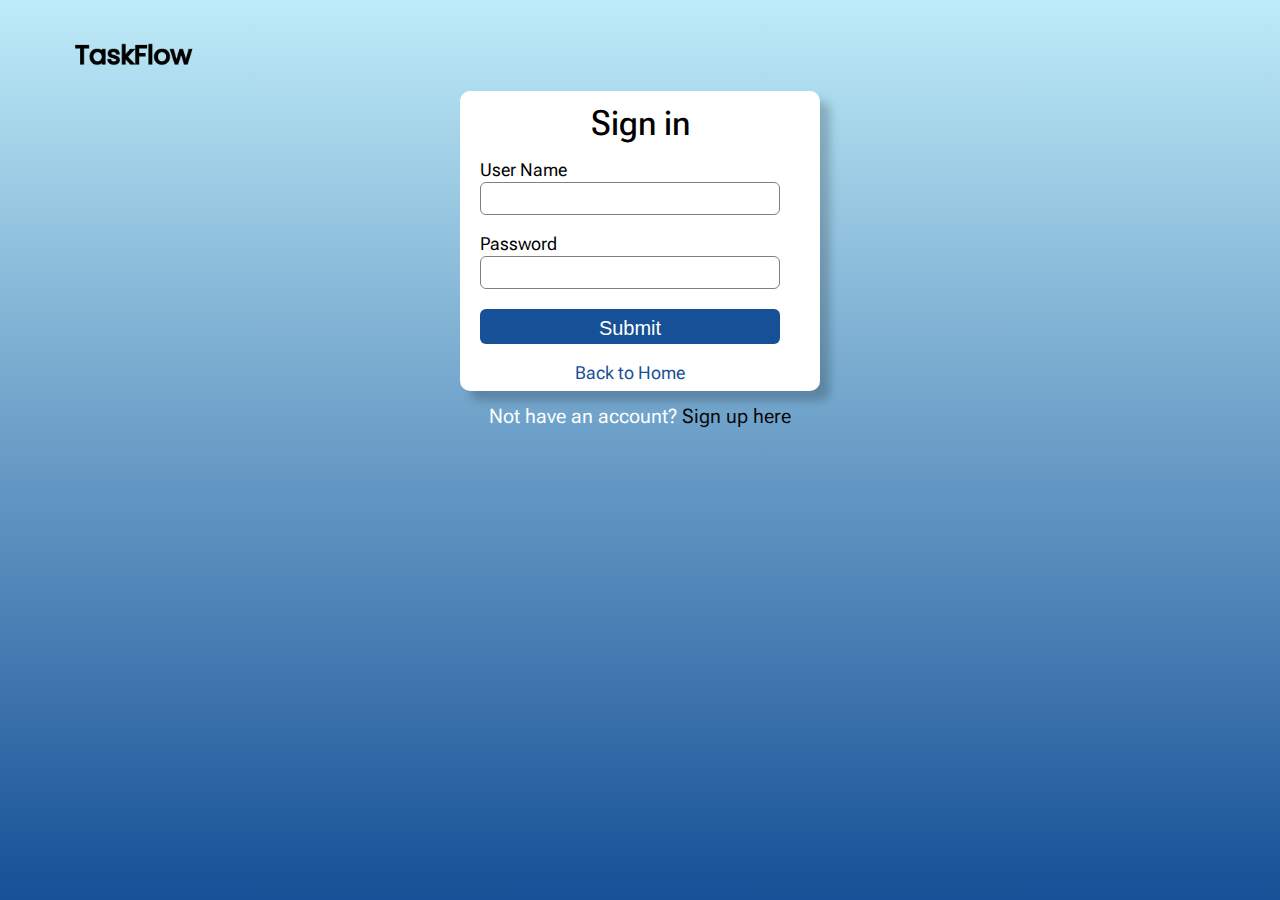
<file: src/main/WebApp/pages/sign-in.html>
<html lang="en">
<head>
    <meta charset="UTF-8">
    <meta name="viewport" content="width=device-width, initial-scale=1.0">
    <link rel="stylesheet" href="../css/reset.css">
    <link rel="preconnect" href="https://fonts.googleapis.com">
    <link rel="preconnect" href="https://fonts.gstatic.com" crossorigin>
    <link href="https://fonts.googleapis.com/css2?family=Poppins:ital,wght@0,100;0,200;0,300;0,400;0,500;0,600;0,700;0,800;0,900;1,100;1,200;1,300;1,400;1,500;1,600;1,700;1,800;1,900&family=Sen:wght@400..800&display=swap" rel="stylesheet">
    <link href="https://fonts.googleapis.com/css2?family=Roboto+Flex:opsz,wght@8..144,100..1000&display=swap" rel="stylesheet">
    <link href="https://fonts.googleapis.com/css2?family=Inter:ital,opsz,wght@0,14..32,100..900;1,14..32,100..900&display=swap" rel="stylesheet">
    <title>Sign-in</title>
    <link rel="stylesheet" href="../css/sign-in.css">
</head>
<body>
    <header class="header fixed">
        <div class="main-content">
            <div class="body">
                <!-- logo -->
                <a href="../pages/index.html" target="_self"><img src="../IMG/logo2.png" alt="logo" class="logo"></a>
    </header>
    <div class="signin-box">
        <h1>Sign in</h1>
        <form action="LoginServlet" method="post">
                <!-- method="post" chỉ ra rằng dữ liệu sẽ được gửi bằng phương thức POST, 
                một phương thức HTTP thường dùng để gửi dữ liệu bí mật,  -->
            <label for="">User Name</label>
            <input type="text" name="username" id="username" placeholder="" required>
            <label for="">Password</label>
            <input type="password" name = "password" id = "password" placeholder="" required>
            <input type="button" value="Submit">
            <div class="homeback"><a href="../pages/index.html">Back to Home</a></div>
        </form>
    </div>
    <p class="para-2">Not have an account? <a href="./sign-up.html">Sign up here</a></p>
</body>
</html>
</file>
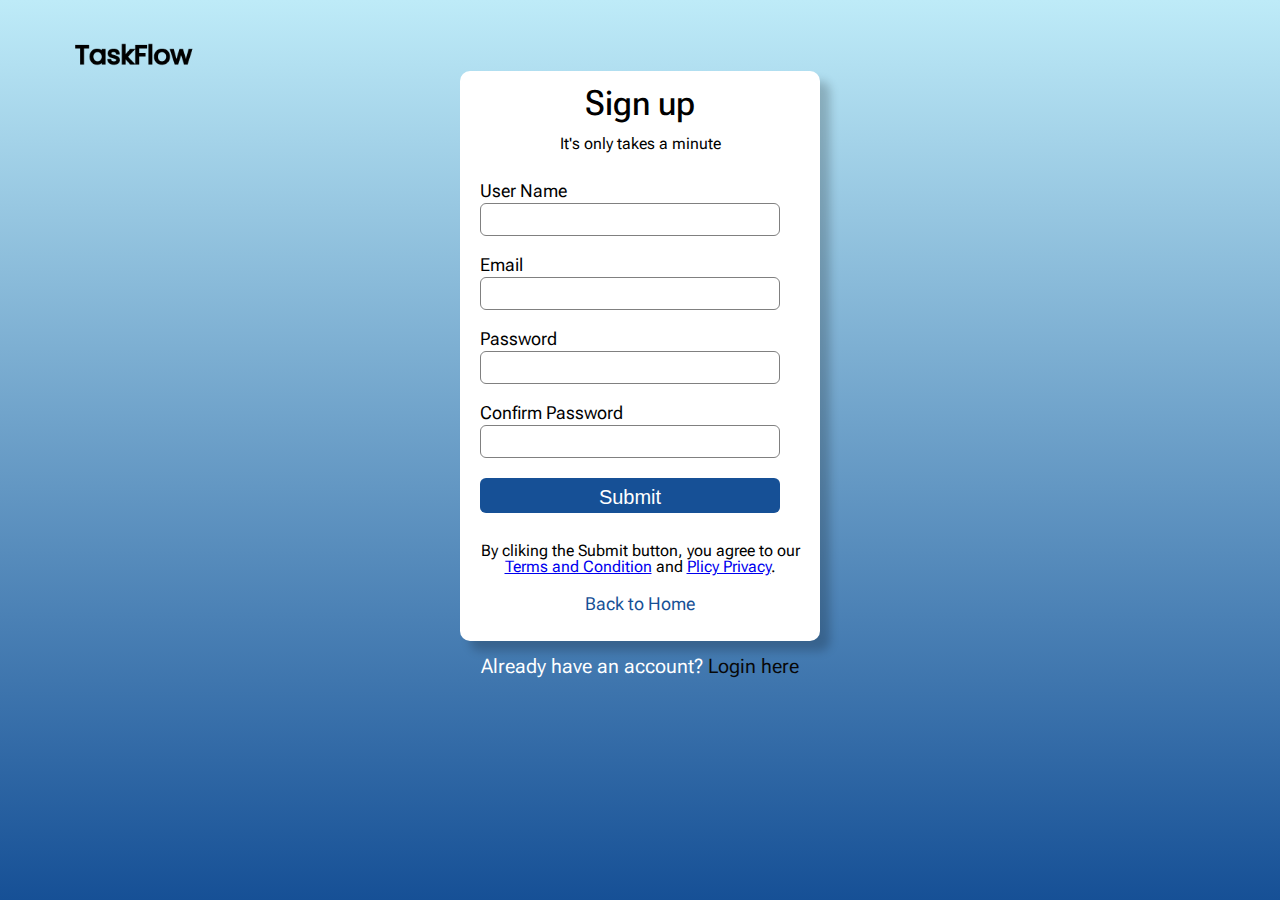
<file: src/main/WebApp/pages/sign-up.html>
<html lang="en">
<head>
    <meta charset="UTF-8">
    <meta name="viewport" content="width=device-width, initial-scale=1.0">
    <link rel="stylesheet" href="../css/reset.css">
    <link rel="preconnect" href="https://fonts.googleapis.com">
    <link rel="preconnect" href="https://fonts.gstatic.com" crossorigin>
    <link href="https://fonts.googleapis.com/css2?family=Poppins:ital,wght@0,100;0,200;0,300;0,400;0,500;0,600;0,700;0,800;0,900;1,100;1,200;1,300;1,400;1,500;1,600;1,700;1,800;1,900&family=Sen:wght@400..800&display=swap" rel="stylesheet">
    <link href="https://fonts.googleapis.com/css2?family=Roboto+Flex:opsz,wght@8..144,100..1000&display=swap" rel="stylesheet">
    <link href="https://fonts.googleapis.com/css2?family=Inter:ital,opsz,wght@0,14..32,100..900;1,14..32,100..900&display=swap" rel="stylesheet">
    <title>Sign-up</title>
    <link rel="stylesheet" href="../css/sign-up.css">
</head>
<body>
    <header class="header fixed">
        <div class="main-content">
            <div class="body">
                <!-- logo -->
                <a href="../pages/sign-up.html" target="_self"><img src="../IMG/logo2.png" alt="logo" class="logo"></a>
    </header>
    <div class="signup-box">
        <h1>Sign up</h1>
        <h4>It's only takes a minute</h4>
        <form action="RegisterServlet" method="post">
            <label for="">User Name</label>
            <input type="text" name="username" id="username" placeholder="" required>
            <label for="">Email</label>
            <input type="email" name = "email" id="email" placeholder="" required>
            <label for="">Password</label>
            <input type="password" name = "password" id = "password" placeholder="" required>
            <label for="">Confirm Password</label>
            <input type="password" name="confirm-password" id="confirm-password" placeholder="" required>
            <input type="button" value="Submit" required>
        </form>
        <p class="footer-policy">By cliking the Submit button, you agree to our
            <br>
            <a href="#">Terms and Condition</a> and <a href="#">Plicy Privacy</a>.
        </p>
        <div class="homeback"><a href="../pages/sign-up.html">Back to Home</a></div>
    </div>
    <p class="para">Already have an account? <a href="./sign-in.html">Login here</a></p>
</body>
</html>
</file>
<file: src/main/WebApp/css/styles.css>
*{
    box-sizing: border-box;
        /* giúp kiểm soát tổng thể kích thước */
}
html{
    font-size: 62.5%;
        /* quy đổi 1 rem = 10px */
    --color--midnight:#0b2642;
    --text-color-hero: #171100;
}
body{
    font-size: 1.6rem;
    font-family: "Poppins", sans-serif;
}

/* ==================common================= */
a{
    text-decoration: none;
}
.main-content{
    width: 1170px;
    max-width: calc(100% - 40px);
        /* Khi thu nhỏ trình duyệt 2 bên vẫn cách 40px */
    margin-left: auto;
    margin-right: auto;
}
/* .icon-bottom{
    font-size: 50px; 
    position: fixed;
    right: 9px;
    bottom: 40px;
}
.fa-facebook-messenger{
    color: #00a1ff;
} */
/* ==================header================= */
.header{
    height: 110px;
    /* background-color: rgb(75, 189, 204); */
    /* background-image: url(../IMG/banner.jpg); */
}
    /* cố định thanh nav */
.header.fixed{
    position: sticky;
    top: -30px;
    background-color: #fff;
    /* border: 0.1px solid black; */
    /* padding-right: 2px; */
    box-shadow: 0 0 0 0.5px #17110026;
}
.header .body{
    display: flex;
    align-items: center;
    padding: 35px 0px 0px;
}
.nav ul{
    display: flex;
}
.action ul{
    display: flex;
}
.nav{
    margin-left: auto;
}
.nav a{
    position: relative;
    color: #5f5b53;
    font-size: 1.6rem;
    margin: 8px 21px;
    /* background-color: blue; */
}
    /* bôi đậm khi di chuột và click vào */
.nav li.active a,
.nav a:hover{
    color: #171100;
    text-shadow: 0.8px 0 0 currentColor;
}
    /* click */
.nav li.active a:after{
    position: absolute;
    left: 0;
    bottom: 0.1px;
    display: block;
    content: "";
    width: 12px;
    height: 2px;
    border-radius: 1px;
    background: #171100;
}
.btn{
    display: block;
    min-width: 100px;
    padding: 18px 30px;
    color: #fff;
    text-align: center;
    border-radius: 24.5px;
    font-size: 1.6rem;
    font-weight: 600;
    background-color: #171100;
}
.header .btn-sign-up{
    margin-left: 0 px;
}
.header .btn-sign-in{
    margin-right: 10px;
    margin-left: 49px;
}
.header .btn-sign-up:hover,
.header .btn-sign-in:hover{
    /* color: #5f5b53; */
    background-color: #000000a6 ;
    text-decoration: underline;
}
.logo{
    width: 120px;
    height: auto;
    margin-right: auto;
    margin-left: 20px;
    align-self: center;
}
/* ==============hero================ */
.hero{
    padding-top: 96px;
    box-sizing: border-box;
    background-image: linear-gradient(to bottom, #beebf8, #165096);
    background-size: cover; 
    background-position: center; 
    border-radius: 0px 0px 90px 90px;
    height: 70rem;
}
.hero-element .header{
    color: var(--text-color-hero);
    text-align: center;
    font-size: 6.4rem;
    font-family: "Roboto Flex", sans-serif;
    font-weight: 700;
}
div .space{
    width: 100%;
    padding-top: 4rem;
}
.hero-txt{
    color: var(--text-color-hero);
    text-align: center;
    font-weight: 500;
}
.hero-btn{
    margin-top: 40px;
    display: flex;
    justify-content: center;
    align-items: center;
    /* background-color: white; */
    margin-bottom: 60px;
}
.join-us-btn{
    background-color: #086dff;
    padding: 18px 48px;
    margin-right: 15px;
}
.hero-btn a:nth-child(2){
    color: var(--text-color-hero);
    font-weight: 600;
    display: inline-block; 
    border-bottom: 2px solid var(--text-color-hero); 
    padding-bottom: 5px; 
}
.hero-btn a:first-child:hover{
    background-color: #024bb0;
}
.hero-icon{
    height: 60px;
    display: flex;
    justify-content: center;
}
.icon-text {
    text-align: center;
}
.hero-icon i{
    font-size: 4rem;
    color: var(--text-color-hero);
    /* color: #fff; */
}
.hero-icon p {
    font-family:"Inter", sans-serif;
    font-weight: 500;
    margin-top: 10px; 
    font-size: 1.6rem;
    color: var(--text-color-hero); 
    /* color: #fff */
}
.hero-icon{
    gap: 150px;
}
</file>
<file: docs/css/styles.css>
*{
    box-sizing: border-box;
        /* giúp kiểm soát tổng thể kích thước */
}
html{
    font-size: 62.5%;
        /* quy đổi 1 rem = 10px */
    --color--midnight:#0b2642;
    --text-color-hero: #171100;
}
body{
    font-size: 1.6rem;
    font-family: "Poppins", sans-serif;
}

/* ==================common================= */
a{
    text-decoration: none;
}
.main-content{
    width: 1170px;
    max-width: calc(100% - 40px);
        /* Khi thu nhỏ trình duyệt 2 bên vẫn cách 40px */
    margin-left: auto;
    margin-right: auto;
}
/* .icon-bottom{
    font-size: 50px; 
    position: fixed;
    right: 9px;
    bottom: 40px;
}
.fa-facebook-messenger{
    color: #00a1ff;
} */
/* ==================header================= */
.header{
    height: 110px;
    /* background-color: rgb(75, 189, 204); */
    /* background-image: url(../IMG/banner.jpg); */
}
    /* cố định thanh nav */
.header.fixed{
    position: sticky;
    top: -30px;
    background-color: #fff;
    /* border: 0.1px solid black; */
    /* padding-right: 2px; */
    box-shadow: 0 0 0 0.5px #17110026;
}
.header .body{
    display: flex;
    align-items: center;
    padding: 35px 0px 0px;
}
.nav ul{
    display: flex;
}
.action ul{
    display: flex;
}
.nav{
    margin-left: auto;
}
.nav a{
    position: relative;
    color: #5f5b53;
    font-size: 1.6rem;
    margin: 8px 21px;
    /* background-color: blue; */
}
    /* bôi đậm khi di chuột và click vào */
.nav li.active a,
.nav a:hover{
    color: #171100;
    text-shadow: 0.8px 0 0 currentColor;
}
    /* click */
.nav li.active a:after{
    position: absolute;
    left: 0;
    bottom: 0.1px;
    display: block;
    content: "";
    width: 12px;
    height: 2px;
    border-radius: 1px;
    background: #171100;
}
.btn{
    display: block;
    min-width: 100px;
    padding: 18px 30px;
    color: #fff;
    text-align: center;
    border-radius: 24.5px;
    font-size: 1.6rem;
    font-weight: 600;
    background-color: #171100;
}
.header .btn-sign-up{
    margin-left: 0 px;
}
.header .btn-sign-in{
    margin-right: 10px;
    margin-left: 49px;
}
.header .btn-sign-up:hover,
.header .btn-sign-in:hover{
    /* color: #5f5b53; */
    background-color: #000000a6 ;
    text-decoration: underline;
}
.logo{
    width: 120px;
    height: auto;
    margin-right: auto;
    margin-left: 20px;
    align-self: center;
}
/* ==============hero================ */
.hero{
    padding-top: 96px;
    box-sizing: border-box;
    background-image: linear-gradient(to bottom, #beebf8, #165096);
    background-size: cover; 
    background-position: center; 
    border-radius: 0px 0px 90px 90px;
    height: 70rem;
}
.hero-element .header{
    color: var(--text-color-hero);
    text-align: center;
    font-size: 6.4rem;
    font-family: "Roboto Flex", sans-serif;
    font-weight: 700;
}
div .space{
    width: 100%;
    padding-top: 4rem;
}
.hero-txt{
    color: var(--text-color-hero);
    text-align: center;
    font-weight: 500;
}
.hero-btn{
    margin-top: 40px;
    display: flex;
    justify-content: center;
    align-items: center;
    /* background-color: white; */
    margin-bottom: 60px;
}
.join-us-btn{
    background-color: #086dff;
    padding: 18px 48px;
    margin-right: 15px;
}
.hero-btn a:nth-child(2){
    color: var(--text-color-hero);
    font-weight: 600;
    display: inline-block; 
    border-bottom: 2px solid var(--text-color-hero); 
    padding-bottom: 5px; 
}
.hero-btn a:first-child:hover{
    background-color: #024bb0;
}
.hero-icon{
    height: 60px;
    display: flex;
    justify-content: center;
}
.icon-text {
    text-align: center;
}
.hero-icon i{
    font-size: 4rem;
    color: var(--text-color-hero);
    /* color: #fff; */
}
.hero-icon p {
    font-family:"Inter", sans-serif;
    font-weight: 500;
    margin-top: 10px; 
    font-size: 1.6rem;
    color: var(--text-color-hero); 
    /* color: #fff */
}
.hero-icon{
    gap: 150px;
}
</file>
<file: docs/css/sign-in.css>
/* ==============root=================== */
*{
    box-sizing: border-box;
        /* giúp kiểm soát tổng thể kích thước */
}
html{
    font-size: 62.5%;
        /* quy đổi 1 rem = 10px */
    --color--midnight:#0b2642;
    --text-color-hero: #171100;
}
.main-content{
    width: 1170px;
    max-width: calc(100% - 40px);
        /* Khi thu nhỏ trình duyệt 2 bên vẫn cách 50px */
    margin-left: auto;
    margin-right: auto;
}
body{
    font-size: 1.6rem;
}
.header .body{
    display: flex;
    align-items: center;
    padding: 35px 0px 0px;
}
.logo{
    width: 120px;
    height: auto;
    margin-right: auto;
    margin-left: 20px;
    align-self: center;
}
/* ===============sign-in============== */
body{
    /* height: 400px; */
    background-image: linear-gradient(to bottom, #beebf8, #165096);
    font-family: "Roboto Flex", sans-serif;
}
.signin-box{
    width: 36rem;
    height: 30rem;
    margin: 20px auto 3px;
    background-color: #fff;
    border-radius: 1rem;
    box-shadow: 10px 10px 10px  rgba(0, 0, 0, 0.207);
}
h1{
    font-size: 3.5rem;
    font-weight: 500;
    text-align: center;
    padding-top: 1.5rem;
}
form{
    width: 30rem;
    margin: 2rem;
}
form label{
    display: flex;
    margin-top: 2rem;
    font-size: 1.8rem;
    margin-bottom: 0.3rem;
}
form input{
    width: 100%;
    padding: 8px;
    border: none;
    border: 1px solid grey;
    border-radius: 6px;
    outline: none;
}
input[type="button"]{
    width: 100%;
    height: 35px;
    margin-top: 20px;
    border: none;
    background-color: #165096;
    color: #fff;
    font-size: 2rem;
}
input[type="button"]:hover{
    background-color: #1650968d;
    cursor: pointer;
}
.homeback{
    text-align: center;
    margin-top: 20px;
    font-size: 1.8rem;
}
.homeback a{
    text-decoration: none;
    color: #165096;
}
.para-2{
    text-align: center;
    color: #fff;
    margin-top: 15px;
    font-size: 2rem;
}
.para-2 a{
    text-decoration: none;
    color: #080808;
}
</file>
<file: docs/css/sign-up.css>
/* ==============root=================== */
*{
    box-sizing: border-box;
        /* giúp kiểm soát tổng thể kích thước */
}
html{
    font-size: 62.5%;
        /* quy đổi 1 rem = 10px */
    --color--midnight:#0b2642;
    --text-color-hero: #171100;
}
.main-content{
    width: 1170px;
    max-width: calc(100% - 40px);
        /* Khi thu nhỏ trình duyệt 2 bên vẫn cách 50px */
    margin-left: auto;
    margin-right: auto;
}
body{
    font-size: 1.6rem;
}
.header .body{
    display: flex;
    align-items: center;
    padding: 35px 0px 0px;
}
.logo{
    width: 120px;
    height: auto;
    margin-right: auto;
    margin-left: 20px;
    align-self: center;
}
/* ===============sign-up============== */
body{
    /* height: 400px; */
    background-image: linear-gradient(to bottom, #beebf8, #165096);
    font-family: "Roboto Flex", sans-serif;
}
.signup-box{
    width: 360px;
    height: 570px;
    margin: 0px auto 3px;
    background-color: white;
    /* display: flex;
    flex-direction: column;
    align-items: center; */
    border-radius: 10px;
    box-shadow: 10px 10px 10px  rgba(0, 0, 0, 0.207);
}
h1{
    font-size: 35px;
    font-weight: 500;
    text-align: center;
    padding: 15px;
}
h4{
    text-align: center;
    margin-bottom: 30px;
}

form{
    width: 300px;
    margin-left: 20px;
}
form label{
    display: flex;
    margin-top: 20px;
    font-size: 1.8rem;
    margin-bottom: 3px;
}
form input{
    width: 100%;
    padding:8px;
    border: none;
    border: 1px solid grey;
    border-radius: 6px;
    outline: none;
}
input[type="button"]{
    width: 100%;
    height: 35px;
    margin-top: 20px;
    border: none;
    background-color: #165096;
    color: #fff;
    font-size: 2rem;
}
input[type="button"]:hover{
    background-color: #1650968d;
    cursor: pointer;
}
.footer-policy{
    text-align: center;
    padding-top: 30px;
    font-size: 1.6rem;
}
.homeback{
    text-align: center;
    margin-top: 20px;
    font-size: 1.8rem;
}
.homeback a{
    text-decoration: none;
    color: #165096;
}
.para{
    text-align: center;
    color: #fff;
    margin-top: 15px;
    font-size: 2rem;
}
.para a{
    text-decoration: none;
    color: #080808;
}
</file>
<file: src/main/WebApp/css/sign-in.css>
/* ==============root=================== */
*{
    box-sizing: border-box;
        /* giúp kiểm soát tổng thể kích thước */
}
html{
    font-size: 62.5%;
        /* quy đổi 1 rem = 10px */
    --color--midnight:#0b2642;
    --text-color-hero: #171100;
}
.main-content{
    width: 1170px;
    max-width: calc(100% - 40px);
        /* Khi thu nhỏ trình duyệt 2 bên vẫn cách 50px */
    margin-left: auto;
    margin-right: auto;
}
body{
    font-size: 1.6rem;
}
.header .body{
    display: flex;
    align-items: center;
    padding: 35px 0px 0px;
}
.logo{
    width: 120px;
    height: auto;
    margin-right: auto;
    margin-left: 20px;
    align-self: center;
}
/* ===============sign-in============== */
body{
    /* height: 400px; */
    background-image: linear-gradient(to bottom, #beebf8, #165096);
    font-family: "Roboto Flex", sans-serif;
}
.signin-box{
    width: 36rem;
    height: 30rem;
    margin: 20px auto 3px;
    background-color: #fff;
    border-radius: 1rem;
    box-shadow: 10px 10px 10px  rgba(0, 0, 0, 0.207);
}
h1{
    font-size: 3.5rem;
    font-weight: 500;
    text-align: center;
    padding-top: 1.5rem;
}
form{
    width: 30rem;
    margin: 2rem;
}
form label{
    display: flex;
    margin-top: 2rem;
    font-size: 1.8rem;
    margin-bottom: 0.3rem;
}
form input{
    width: 100%;
    padding: 8px;
    border: none;
    border: 1px solid grey;
    border-radius: 6px;
    outline: none;
}
input[type="button"]{
    width: 100%;
    height: 35px;
    margin-top: 20px;
    border: none;
    background-color: #165096;
    color: #fff;
    font-size: 2rem;
}
input[type="button"]:hover{
    background-color: #1650968d;
    cursor: pointer;
}
.homeback{
    text-align: center;
    margin-top: 20px;
    font-size: 1.8rem;
}
.homeback a{
    text-decoration: none;
    color: #165096;
}
.para-2{
    text-align: center;
    color: #fff;
    margin-top: 15px;
    font-size: 2rem;
}
.para-2 a{
    text-decoration: none;
    color: #080808;
}
</file>
<file: src/main/WebApp/css/sign-up.css>
/* ==============root=================== */
*{
    box-sizing: border-box;
        /* giúp kiểm soát tổng thể kích thước */
}
html{
    font-size: 62.5%;
        /* quy đổi 1 rem = 10px */
    --color--midnight:#0b2642;
    --text-color-hero: #171100;
}
.main-content{
    width: 1170px;
    max-width: calc(100% - 40px);
        /* Khi thu nhỏ trình duyệt 2 bên vẫn cách 50px */
    margin-left: auto;
    margin-right: auto;
}
body{
    font-size: 1.6rem;
}
.header .body{
    display: flex;
    align-items: center;
    padding: 35px 0px 0px;
}
.logo{
    width: 120px;
    height: auto;
    margin-right: auto;
    margin-left: 20px;
    align-self: center;
}
/* ===============sign-up============== */
body{
    /* height: 400px; */
    background-image: linear-gradient(to bottom, #beebf8, #165096);
    font-family: "Roboto Flex", sans-serif;
}
.signup-box{
    width: 360px;
    height: 570px;
    margin: 0px auto 3px;
    background-color: white;
    /* display: flex;
    flex-direction: column;
    align-items: center; */
    border-radius: 10px;
    box-shadow: 10px 10px 10px  rgba(0, 0, 0, 0.207);
}
h1{
    font-size: 35px;
    font-weight: 500;
    text-align: center;
    padding: 15px;
}
h4{
    text-align: center;
    margin-bottom: 30px;
}

form{
    width: 300px;
    margin-left: 20px;
}
form label{
    display: flex;
    margin-top: 20px;
    font-size: 1.8rem;
    margin-bottom: 3px;
}
form input{
    width: 100%;
    padding:8px;
    border: none;
    border: 1px solid grey;
    border-radius: 6px;
    outline: none;
}
input[type="button"]{
    width: 100%;
    height: 35px;
    margin-top: 20px;
    border: none;
    background-color: #165096;
    color: #fff;
    font-size: 2rem;
}
input[type="button"]:hover{
    background-color: #1650968d;
    cursor: pointer;
}
.footer-policy{
    text-align: center;
    padding-top: 30px;
    font-size: 1.6rem;
}
.homeback{
    text-align: center;
    margin-top: 20px;
    font-size: 1.8rem;
}
.homeback a{
    text-decoration: none;
    color: #165096;
}
.para{
    text-align: center;
    color: #fff;
    margin-top: 15px;
    font-size: 2rem;
}
.para a{
    text-decoration: none;
    color: #080808;
}
</file>
<file: src/main/webapp/css/styles.css>
/* ============================================================ Reset ================================================================ */
* {
    box-sizing: border-box; /* giúp kiểm soát tổng thể kích thước */
}

html {
    font-size: 62.5%; /* quy đổi 1 rem = 10px */
    --color--midnight: #0b2642;
    --text-color-hero: #171100;
    --background-image:linear-gradient(to bottom, #beebf8, #165096);
    --bx-shadow:10px 10px 10px rgba(0, 0, 0, 0.4);
    --btn-color:#086dff;
    scroll-behavior: smooth;
}

body {
    font-size: 1.6rem;
    height: 76rem;
    /* background-image: linear-gradient(to bottom, #beebf8, #165096); */
    font-family: "Roboto Flex", sans-serif;
}

/* ================== Common ================== */
a {
    text-decoration: none;
}

.main-content {
    max-width: 1170px;
    max-width: calc(100% - 40px); 
    /* Khi thu nhỏ trình duyệt 2 bên vẫn cách 40px */
    width: 90%;
    margin-left: auto;
    margin-right: auto;
}

.break-all{
    word-break: break-all;
}
/* ================== Header ================== */
.header {
    height: 110px;
}

.header.fixed {
    position: sticky;
    top: -30px;
    background-color: #fff;
    box-shadow: 0 0 0 0.5px #17110026;
    z-index: 1000;
}

.header .body {
    display: flex;
    align-items: center;
    padding: 35px 0px 0px;
}

.logo {
    width: 8vw;
    height: auto;
    margin-right: auto;
    margin-left: 20px;
    min-width: 80px;
}

.nav ul, .action ul {
    display: flex;
}

.nav {
    margin-left: auto;
}

.nav a {
    position: relative;
    color: #5f5b53;
    font-size: 1.9rem;
    margin: 8px 21px;
}

.main_body .nav li.active a,
.nav a:hover {
    color: #171100;
    text-shadow: 0.8px 0 0 currentColor;
}
/* lớp giả gạch chân nav */
.main_body .nav li.active :after {
    position: absolute;
    left: 0;
    bottom: 0.1px;
    display: block;
    content: "";
    width: 12px;
    height: 2px;
    border-radius: 1px;
    background: #171100;
}

.btn {
    display: block;
    min-width: 100px;
    padding: 18px 30px;
    color: #fff;
    text-align: center;
    border-radius: 24.5px;
    font-size: 1.6rem;
    font-weight: 600;
    background-color: #171100;
}

.header .btn-sign-up {
    margin-left: 0;
}

.header .btn-sign-in {
    margin-right: 10px;
    margin-left: 49px;
}

.header .btn-sign-up:hover,
.header .btn-sign-in:hover {
    background-color: #000000a6;
    text-decoration: underline;
}


/* ================== Hero ================== */
.hero {
    padding-top: 96px;
    box-sizing: border-box;
    background-image: var(--background-image);
    background-size: cover;
    background-position: center;
    border-radius: 0 0 90px 90px;
    height: 70rem;
}

.hero-element .header {
    color: var(--text-color-hero);
    text-align: center;
    font-size: clamp(4rem, 5vw, 6.4rem);
    font-family: "Roboto Flex", sans-serif;
    font-weight: 700;
}

.space {
    width: 100%;
    padding-top: 4rem;
}

.hero-txt {
    color: var(--text-color-hero);
    text-align: center;
    font-weight: 500;
}

.hero-btn {
    margin-top: 40px;
    display: flex;
    justify-content: center;
    align-items: center;
    margin-bottom: 60px;
}

.join-us-btn {
    background-color: var(--btn-color);
    padding: 18px 48px;
    margin-right: 15px;
}

.hero-btn a:nth-child(2) {
    color: var(--text-color-hero);
    font-weight: 600;
    display: inline-block;
    border-bottom: 2px solid var(--text-color-hero);
    padding-bottom: 5px;
}

.hero-btn a:first-child:hover {
    background-color: #024bb0;
}

.hero-icon {
    height: 100px;
    display: flex;
    justify-content: center;
    gap: 15rem;
}

.icon-text {
    text-align: center;
}
.icon_introduce{
    display: flex;
    justify-content: center;
}
.hero-icon i {
    font-size: 4rem;
    color: var(--text-color-hero);
}

.hero-icon p {
    font-family: "Inter", sans-serif;
    font-weight: 500;
    margin-top: 2rem;
    font-size: 1.6rem;
    color: var(--text-color-hero);
}
.icon-bgr{
    background-color: whitesmoke;
    width: 7rem;
    height: 7rem;
    display: flex;
    justify-content: center;
    align-items: center;
    border-radius: 14px;
    box-shadow: var(--bx-shadow);
    transition: transform 0.24s ease;
        /* thay đổi hình dạng icon, ease: chuyển động mượt */
}
.icon-bgr:hover{
   transform: scale(1.2);
    /* tăng kích thước 1.2 lần cả 4 phía  */
}

/* ===================About us================== */
#about-us{
    width: 100%;
    display: flex;
    justify-content: center;
    font-family: "Poppins", sans-serif;
}
.about-content{
    width: 80%;
    display: block;
    padding-top: 140px;
}
.about-content .about-title{
    /* font-family: "Poppins", sans-serif; */
    margin-bottom: 50px;
}

    /* tiêu đề của mục trong thanh nav */
.title-section{
    width: 100%;
    font-weight: 600;
    font-size: 35px;
    color: var(--color--midnight);
    text-transform: uppercase;
    text-align: center;
}
    /* lớp giả gạch chân */
.title-section:after{
    content:"";
    height: 5px;
    width: 100px;
    background-color: var(--color--midnight);
    border-radius: 25px;
    display: block;
    margin: 10px auto;
}
.about-content .about-article{
    float: left;
    width: 55%;
}
.about-article p:first-child{
    font-weight: 600;
    text-align: center;
    font-size: 2rem;
    line-height: 3;
}

.about-content .about-article p:nth-child(2){
    color: #a3a3a3;
    font-size: 17px;
    line-height: 1.25;
}

.about-content .about-article p:nth-child(3){
    margin-top: 20px;
    line-height: 1.25;
}

.about-content .about-article p:nth-child(4){
    margin-top: 20px;
    line-height: 1.25;
}

.about-content .about-img{
    float: right;
    width: 40%;
    height: auto;
    /* dài khối img = 40% khối content */
}
    
.about-content .about-img img{
    width: 87%;
    height: auto;
    box-shadow: var(--bx-shadow);
    border-radius: 40px;
}

.about-content .about-btn{
    margin-top: 25px;
}

.about-content .about-btn a{
    padding: 8px 25px;
    /* border: 1px solid black; */
    background-color: var(--btn-color);
    border-radius: 40px;
    color: #fff;
    font-size: 18px;
    letter-spacing: 1.5px;
}
.about-content .about-btn a:hover{
    background-color: #f28f92;
    transition: 0.2s ease;
}

.about-content .about-social{
    width: 100%;
    clear: both;
    /* xóa thuộc tính float trái phải */
    margin-top: 50px;
    text-align: center;
}

.about-content .about-social i{
    color: #fff;
    font-size: 30px;
    height: 45px;
    width: 45px;
    border-radius: 50%;
    background-color: #f28f92;
    text-align: center;
    line-height: 45px;
    margin: 0px 5px;
}

.about-content .about-social i:hover{
    background-color: var(--btn-color);
    transition: 0.2s ease;
    transform: scale(1.2);
}

    /* @media: Đây là một quy tắc trong CSS 
    cho phép bạn áp dụng các kiểu dáng khác nhau dựa trên các đặc điểm của thiết bị, như kích thước màn hình. */
@media screen and (max-width: 700px) {
    /* Điều kiện thay đổi: chiều dài <= 768px */
    .about-us .about-content{
        width: 80%;
        display: block;
        margin: auto;
    }
    .about-content{
        float:none;
        width: 100%;
        display: block;
        margin-top: auto;
    }
    .about-content .about-img{
        float: none;
        width: 100%;
        margin-top: 50px;
    }
    .about-content .about-img img{
        width: 50%;
        height: auto;
        display: block;
        margin: auto;
    }
    .about-content .about-article .about-btn{
        text-align: center;
    }
    .about-content .about-article .about-btn a{
        padding: 6px 15px;
        font-size: 16px;
    }
    .about-content .about-social i{
        font-size: 19px;
        height: 35px;
        width: 35px;
        line-height: 35px;
    }
}
/* ===================feedback================== */
#job-mana{
    width: 100%;
    display: flex;
    justify-content: center;
}
#job-mana .job-mana-content{
    width: 80%;
    display: block;
    padding-top: 140px;
    /* padding: 0 65px; */
    font-family: "Poppins", sans-serif;
}
.job-content-top{
    padding-top: 30px;
    display: flex;
    justify-content: space-between;
    align-items: center;
}
.job-content-top .heading{
    font-weight: 600;
    /* text-align: center; */
    font-size: 2rem;
    line-height: 3;
}
.job-content-top .desc{
    width: 490px;
    font-size: 1.7rem;
    color: #a3a3a3;
    line-height: 1.67;
}

.job-content-top .controls{
    display: flex;
    gap: 18px;
}
.job-content-top .control-btn{
    background: transparent;
    width: 40px;
    height: 40px;
    flex-shrink: 0;
    border-radius: 50%;
    display: flex;
    justify-content: center;
    align-items: center;
}
.job-content-top .control-btn:hover{
    cursor: pointer;
    transition: 0.2s ease;
    transform: scale(1.2);
}
.job-content-top .control-btn img{
    width: 25px;
}
.job-content-bottom{
    margin-top: 55px;
    display: flex;
    gap: 30px;
}
.job-content-bottom .feed-list{
    box-shadow: 6px 6px 20px 2px rgba(0, 0, 0, 0.105);
    border-radius: 0 0 12px 12px;
}
.job-content-bottom .feed-list .thumb{
    width: 100%;
    aspect-ratio: 4 / 3;
    object-fit: cover;
    border-radius: 12px 12px 0 0;
}
.feedback .feed-head{
    margin-top: 22px;
    display: flex;
    justify-content: space-between;
}
.feedback .feed-head .title{
    color: var(--text-color-hero);
    font-weight: 600;
    font-size: 1.8rem;
    margin-left: 22px;
    line-height: 1.67;
}
.feedback .feed-head .rating{
    margin-right: 22px;
    display: flex;
    justify-content: space-between;
    align-items: center;
}
.feedback .feed-head .star{
    width: 15px;
    margin-right: 5px;
}
.feedback .feed-head .star-value{
    font-size: 1.8rem;
    font-weight: 500;
    color: #ffc700;
}
.feedback .feed-body{
    margin-top: 18px;
    height: 42px;
}
.feedback .article{
    line-height: 1.3;
    margin-left: 22px;
    margin-right: 22px;
    font-size: 1.6rem;
    letter-spacing: 0.8px;
}
.feedback .user-rating{
    display: flex;
    justify-content: end;
    margin-right: 22px;
    margin-top: 35px;
    margin-bottom: 20px;
}
.feedback .user-rating .user-avt{
    width: 60px;
    height: 60px;
    object-fit: cover;
    border-radius: 50%;
}
.feedback .user-rating .user-name{
    display: flex;
    align-items: center;
    margin-right: 15px;
    font-size: 1.8rem;
    font-weight: 500;
}
/* =============footer============ */
#footer{
    margin-top: 250px;
    padding-top: 20px;
    background-color: #10375c;
    width: 100%;
}
.title-section-contact{
    width: 100%;
    font-weight: 600;
    font-size: 35px;
    color: #fff;
    text-transform: uppercase;
    text-align: center;
}
.title-section-contact:after{
    content:"";
    height: 5px;
    width: 100px;
    background-color: #fff;
    border-radius: 25px;
    display: block;
    margin: 10px auto;
}
#footer .container{
    margin-top: 80px;
    width: 80%;
    margin-right:auto;
    margin-left: auto;
}
#footer .footer-top{
    font-family: "Open Sans", sans-serif;
    display: grid;
    grid-template-columns: 1fr 0.4fr 0.4fr 1fr;
    column-gap: 78px;
}
#footer .footer-top .footer-column .logo1{
    width: 40px;
}
#footer .footer-top .footer-column .logo2{
    font-family: "Poppins", sans-serif;
    font-weight: 600;
    font-size: 1.9rem;
    color: #fff;
}
.footer-column-logo{
    display: flex;
    gap: 10px;
    /* align-items: center; */
}
.footer-desc{
    color: #a9b3bb;
    margin-top: 21px;
    font-size: 1.6rem;
    line-height: 1.75;
}
.footer-heading{
    color: #fff;
    font-size: 1.6rem;
    font-weight: 500;
    /* line-height: 2.5; */
    /* margin-bottom: 20px; */
}
.footer-list{
    margin: 20px 0px 28px;
}
.footer-link{
    color: #a9b3bb;
    font-style: 1.4rem;
    line-height: 1.86;
    white-space: nowrap;
}
.footer-link:hover{
    text-decoration: underline;
}
.footer-item{
    margin-bottom: 10px;
}
.footer-social{
    display: flex;
    gap: 25px;
    margin-top: 20px;
    margin-bottom: 30px;
}
.footer-social a{
    width: 30px;
    height: 30px;
    background-color: #fff;
    border-radius: 50%;
    display: flex;
    justify-content: center;
    align-items: center;
}
.footer-social i{
    font-size: 25px;
}
.footer-social .fa-instagram{
    color: #833ab4;
    background: linear-gradient(to right, #833ab4, #fd1d1d, #fcb045);
    -webkit-background-clip: text;
        /* cắt background vào vùng chữ */
    -webkit-text-fill-color: transparent;
        /* làm cho icon(txt) trong suốt -> thấy màu */
}
.footer-social a:nth-child(3){
    background-color: #0c64c5;
}
.footer-social .fa-linkedin-in{
    color: #fff;
    font-size: 20px;
}
.footer-social a:nth-child(4){
    background-color: #65da6d;
}
.footer-social .fa-phone{
    color: #fff;
    font-size: 20px;
}
.footer-social a:hover{
    transition: 0.2s ease;
    transform: scale(1.2);
}
.footer-form{
    margin-top: 20px;
    display: flex;
    column-gap: 15px;
}
.footer-form-imput{
    width: 212px;
    height: 40px;
    flex-shrink: 0;
    border-radius: 4px;
    border: 1px solid #406181;
    background: transparent;
    color: #fff;
}
.footer-form-input::placeholder{
    color: #9ca8b1;
    font-size: 1.4rem;
    line-height: 1.86;
}
.footer-form input[type="submit"]{
    width: 108px;
    height: 40px;
    border-radius: 4px;
    outline: none;
    background: #2e80ce;
    color: #fff;
    font-weight: 700;
    font-size: 1.6rem;
}
.footer-form input[type="submit"]:hover{
    background-color: #074076;
    cursor: pointer;
}
.footer-copyright{
    border-top: 1px solid #406181;
}
.footer-copy-text{
    padding: 28px 42px;
    color: #aab3ba;
    text-align: center;
    font-size: 1.4rem;
    line-height: 1.86;
}
/* ======================================================= Sign-Up =============================================================== */
.body_register{
    background-image: var(--background-image);
    overflow: auto;
}
.signup-box {
    width: 360px;
    height: 570px;
    margin: 20px auto 3px;
    background-color: white;
    border-radius: 10px;
    box-shadow: var(--bx-shadow);
}

.signup-box h1 {
    font-size: 35px;
    font-weight: 500;
    text-align: center;
    padding: 15px;
}

.signup-box h4 {
    text-align: center;
    margin-bottom: 30px;
}

form {
    width: 300px;
    margin-left: 20px;
}

form label {
    display: flex;
    margin-top: 20px;
    font-size: 1.8rem;
    margin-bottom: 3px;
}

form input {
    width: 100%;
    padding: 8px;
    border: none;
    border: 1px solid grey;
    border-radius: 6px;
    outline: none;
}
.signin-box input[type="submit"],
.signup-box input[type="submit"] {
    width: 100%;
    height: 35px;
    margin-top: 20px;
    border: none;
    background-color: #165096;
    color: #fff;
    font-size: 2rem;
}
.signin-box input[type="submit"]:hover,
.signup-box input[type="submit"]:hover {
    background-color: #1650968d;
    cursor: pointer;
}

.footer-policy {
    text-align: center;
    padding-top: 30px;
    font-size: 1.6rem;
}
.footer-policy a{
    color: blue;
}
.footer-policy a:active{
    color: rgb(0, 0, 0);
}

.homeback {
    text-align: center;
    margin-top: 20px;
    font-size: 1.8rem;
}

.homeback a {
    text-decoration: none;
    color: #165096;
}

.para {
    text-align: center;
    color: #fff;
    margin-top: 15px;
    font-size: 2rem;
}

.para a {
    text-decoration: none;
    color: #080808;
}
.register_after{
    background-color: #000000a6;
}

/* =============================================================== Sign-In ====================================================== */
.body_login{
    background-image: var(--background-image);
    overflow: auto;
}
.signin-box {
    width: 36rem;
    height: 30rem;
    margin: 120px auto auto;
    background-color: #fff;
    border-radius: 1rem;
    box-shadow: var(--bx-shadow);
}

.signin-box h1 {
    font-size: 3.5rem;
    font-weight: 500;
    text-align: center;
    padding-top: 1.5rem;
}

.signin-box form {
    width: 30rem;
    margin: 2rem;
}

.signin-box form label {
    display: flex;
    margin-top: 2rem;
    font-size: 1.8rem;
    margin-bottom: 0.3rem;
}

.signin-box form input {
    width: 100%;
    padding: 8px;
    border: none;
    border: 1px solid grey;
    border-radius: 6px;
    outline: none;
}

.para-2 {
    text-align: center;
    color: #fff;
    margin-top: 15px;
    font-size: 2rem;
}

.para-2 a {
    text-decoration: none;
    color: #080808;
}
.login_after{
    background-color: #000000a6;
}
</file>
